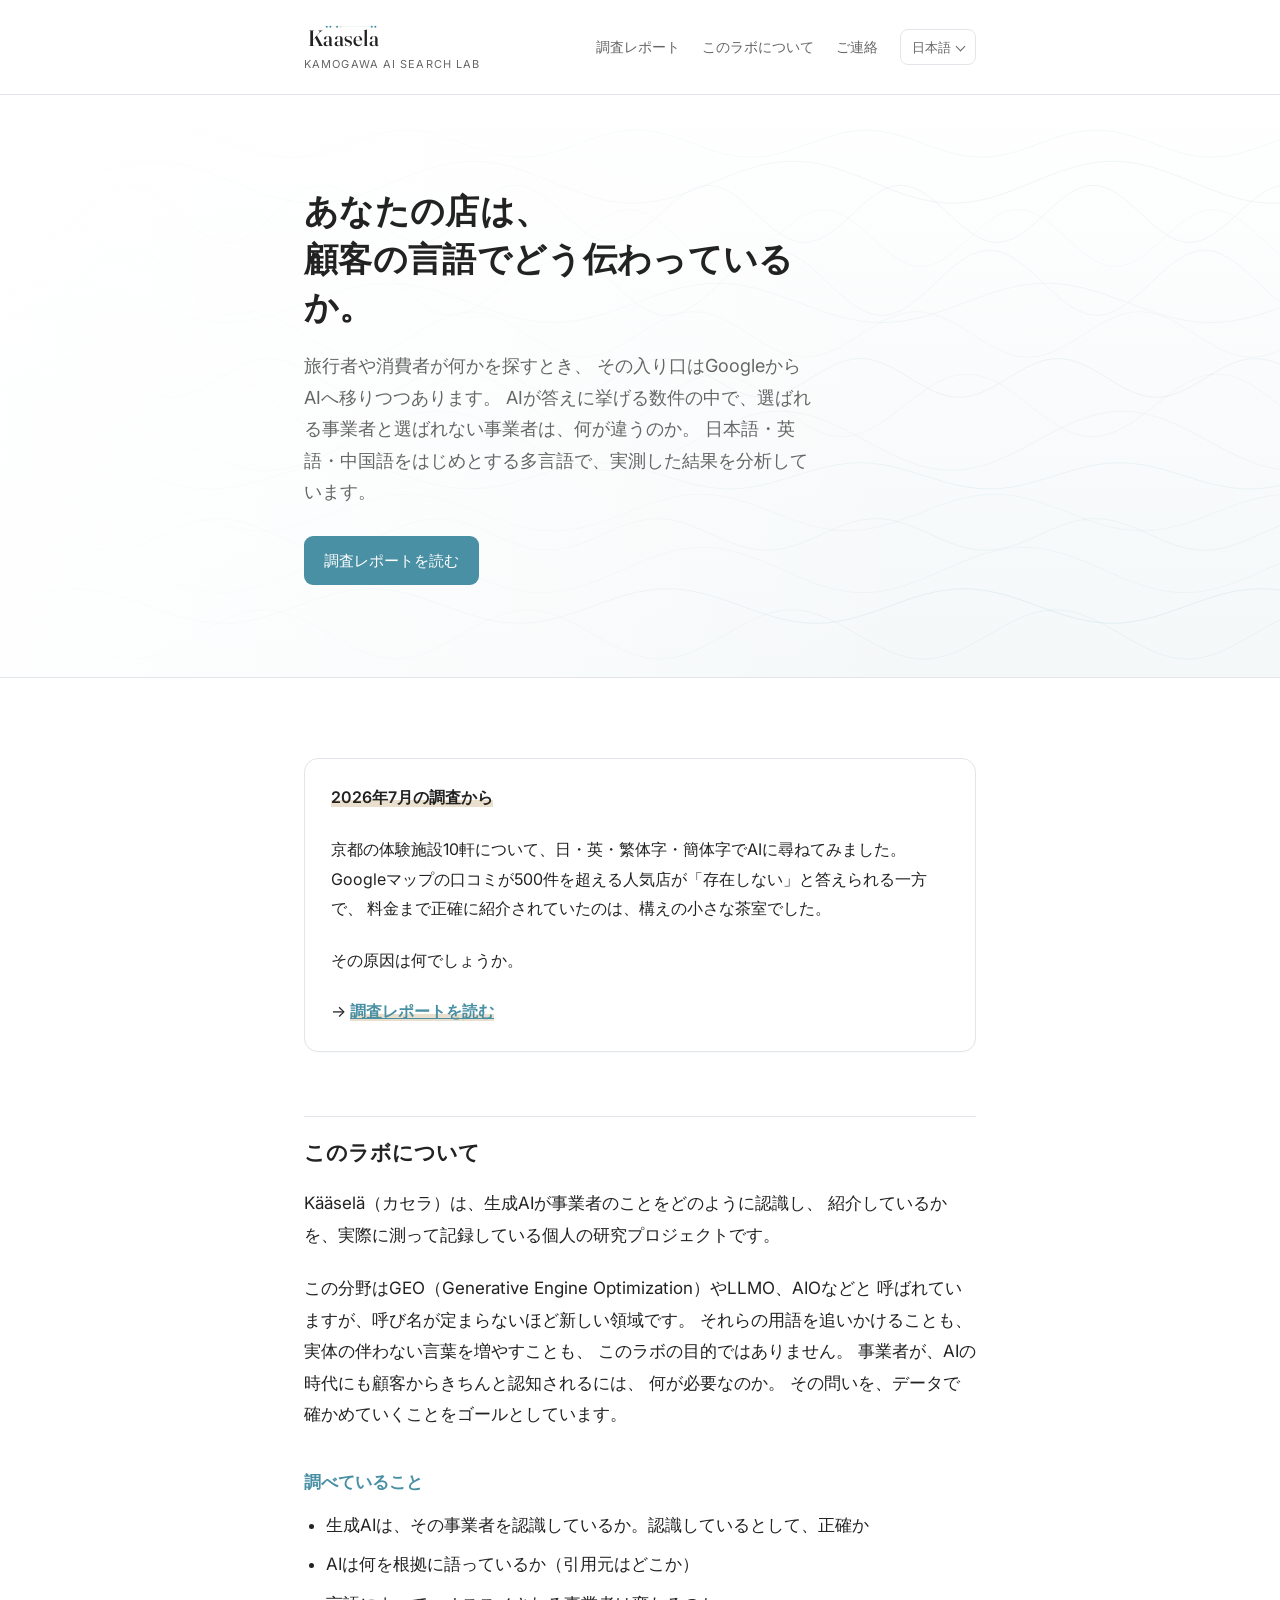
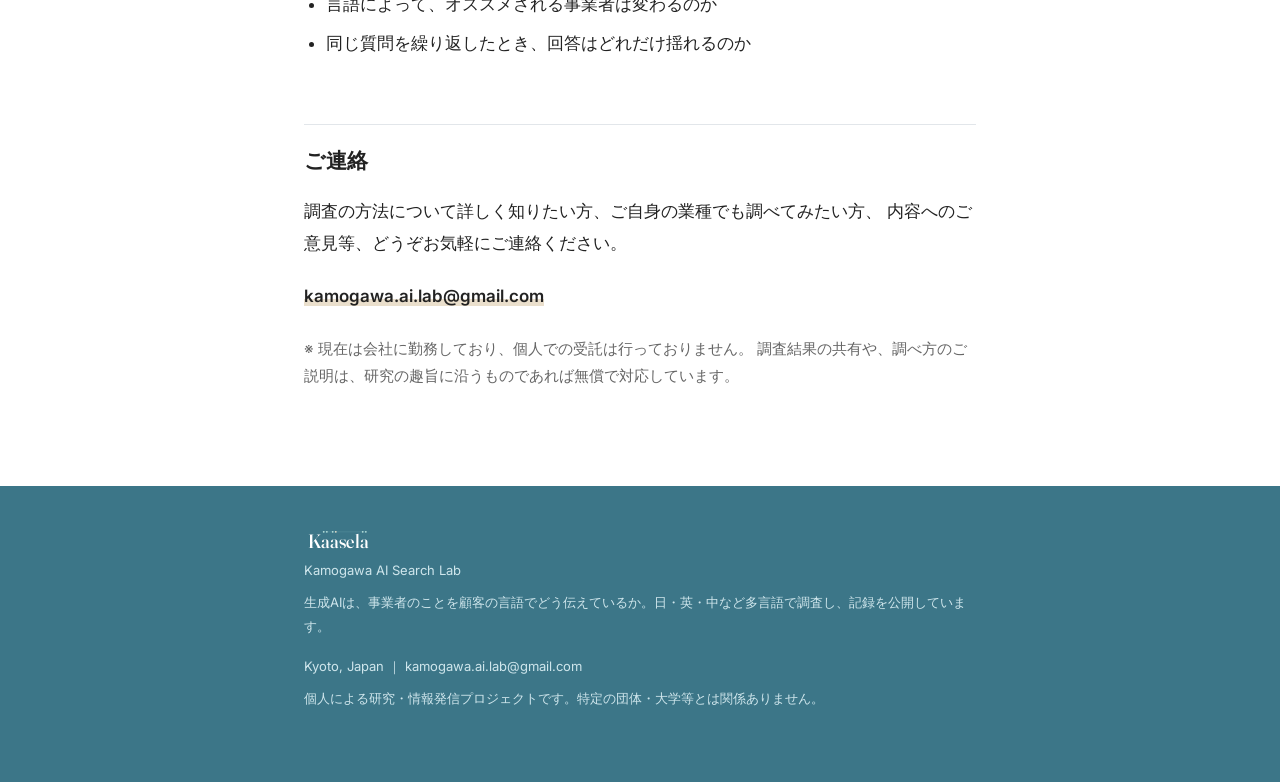
<file: index.html>
<!DOCTYPE html>
<html lang="ja">
<head>
<meta charset="utf-8">
<meta name="viewport" content="width=device-width, initial-scale=1">

<title>Kääselä｜生成AIは、事業者のことを顧客の言語でどう伝えているか</title>
<meta name="description" content="生成AI（ChatGPT・Claude・Gemini等）が、事業者のことを顧客の言語でどのように伝えているか。日本語・英語・中国語をはじめとする多言語で実測し、記録を公開している個人研究プロジェクトです。GEO・LLMO・AIOと呼ばれる領域を、データで検証します。">

<link rel="canonical" href="https://kaasela.com/">
<link rel="alternate" hreflang="ja"      href="https://kaasela.com/">
<link rel="alternate" hreflang="en"      href="https://kaasela.com/en/">
<link rel="alternate" hreflang="zh-Hant" href="https://kaasela.com/zh-tw/">
<link rel="alternate" hreflang="zh-Hans" href="https://kaasela.com/zh-cn/">
<link rel="alternate" hreflang="x-default" href="https://kaasela.com/">

<meta property="og:type" content="website">
<meta property="og:title" content="Kääselä｜生成AIは、事業者のことを顧客の言語でどう伝えているか">
<meta property="og:description" content="生成AIは、事業者のことを顧客の言語でどう伝えているか。日本語・英語・中国語をはじめとする多言語で実測し、記録を公開しています。">
<meta property="og:url" content="https://kaasela.com/">
<meta property="og:site_name" content="Kääselä">
<meta property="og:locale" content="ja_JP">
<meta name="twitter:card" content="summary">

<link rel="stylesheet" href="/assets/style.css">
<link rel="icon" type="image/svg+xml" href="/assets/kaasela-favicon.svg">

<!--
  ============================================================
  構造化データ

  ・JSON-LD は静的HTMLに直接記述（JSで注入しない）
  ・Person / Organization を明示し、sameAs で外部と接続
  ・提供内容・所在地・言語を、曖昧さなく事実として記述
  ============================================================
-->
<script type="application/ld+json">
{
  "@context": "https://schema.org",
  "@graph": [
    {
      "@type": "Organization",
      "@id": "https://kaasela.com/#organization",
      "name": "Kääselä",
      "alternateName": ["Kaasela", "Kamogawa AI Search Lab", "カセラ"],
      "url": "https://kaasela.com/",
      "brand": { "@type": "Brand", "name": "Kääselä", "alternateName": ["Kaasela", "カセラ"] },
      "description": "Kääselä（カセラ、ASCII表記 Kaasela）は Kamogawa AI Search Lab の通称。Ka(mogawa)・A(I)・Se(arch)・La(b) の頭文字に由来する。生成AIが事業者のことを顧客の言語でどのように伝えているかを、日本語・英語・中国語をはじめとする多言語で実測し、記録を公開する個人研究プロジェクト。京都在住のITコンサルタントが個人で運営している。",
      "email": "kamogawa.ai.lab@gmail.com",
      "foundingDate": "2026-07",
      "location": {
        "@type": "Place",
        "name": "京都市"
      },
      "knowsLanguage": ["ja", "en", "zh-Hant", "zh-Hans"],
      "knowsAbout": [
        "生成AI検索における事業者の可視性",
        "AI検索最適化 (GEO / LLMO / AIO)",
        "エンティティ設計",
        "構造化データ",
        "多言語での情報設計"
      ],
      "sameAs": [
        "https://note.com/kaasela",
        "https://github.com/kaasela/kamogawa_ai_research_lab"
      ]
    },
    {
      "@type": "WebSite",
      "@id": "https://kaasela.com/#website",
      "url": "https://kaasela.com/",
      "name": "Kääselä",
      "inLanguage": "ja",
      "publisher": { "@id": "https://kamogawa-lab.jp/#organization" }
    }
  ]
}
</script>

</head>

<body>

<header>
  <div class="wrap">
    <a class="brand" href="/">
      <svg class="brand-wm" viewBox="10 4 336 116" role="img" aria-label="Kääselä"><title>Kääselä</title><g stroke="#7CB7B0" stroke-width="0.9" fill="none" opacity="0.6"><path d="M98 30 L112 30"/><path d="M112 30 L138 30"/><path d="M138 30 L152 30"/><path d="M152 30 L272 30"/><path d="M272 30 L286 30"/></g><text class="wm-t" x="26" y="104" font-size="86" font-weight="500" fill="#222222" letter-spacing="1">Kaasela</text><g><circle cx="98" cy="30" r="4" fill="#4A90A4"/><circle cx="112" cy="30" r="4" fill="#4A90A4"/><circle cx="138" cy="30" r="4" fill="#4A90A4"/><circle cx="152" cy="30" r="4" fill="#EADFCC"/><circle cx="272" cy="30" r="4" fill="#4A90A4"/><circle cx="286" cy="30" r="4" fill="#4A90A4"/></g></svg>
      <span>Kamogawa AI Search Lab</span>
    </a>
    <nav>
      <a href="/reports/">調査レポート</a>
      <a href="#about">このラボについて</a>
      <a href="#contact">ご連絡</a>
      <details class="lang-menu">
        <summary>日本語</summary>
        <div class="lang-list">
          <a href="/"        hreflang="ja"      aria-current="true">日本語</a>
          <a href="/en/"     hreflang="en">English</a>
          <a href="/zh-tw/"  hreflang="zh-Hant">繁體中文</a>
          <a href="/zh-cn/"  hreflang="zh-Hans">简体中文</a>
        </div>
      </details>
    </nav>
  </div>
</header>

<section class="hero">
  <canvas class="hero-flow" aria-hidden="true"></canvas>
  <div class="hero-veil"></div>
  <div class="hero-inner">
    <div class="hero-copy">
      <h1>あなたの店は、<br>顧客の言語でどう伝わっているか。</h1>
      <p class="lede">
        旅行者や消費者が何かを探すとき、
        その入り口はGoogleからAIへ移りつつあります。
        AIが答えに挙げる数件の中で、選ばれる事業者と選ばれない事業者は、何が違うのか。
        日本語・英語・中国語をはじめとする多言語で、実測した結果を分析しています。
      </p>
      <div class="hero-actions">
        <a class="btn" href="/reports/kyoto-experience-2026/">調査レポートを読む</a>
      </div>
    </div>
  </div>
</section>

<main class="wrap">

  <div class="callout">
    <p><strong>2026年7月の調査から</strong></p>
    <p>
      京都の体験施設10軒について、日・英・繁体字・簡体字でAIに尋ねてみました。
      Googleマップの口コミが500件を超える人気店が「存在しない」と答えられる一方で、
      料金まで正確に紹介されていたのは、構えの小さな茶室でした。
    </p>
    <p>
      その原因は何でしょうか。
    </p>
    <p style="margin-top:16px">
      → <a href="/reports/kyoto-experience-2026/"><strong>調査レポートを読む</strong></a>
    </p>
  </div>

  <h2 id="about">このラボについて</h2>

  <p>
    Kääselä（カセラ）は、生成AIが事業者のことをどのように認識し、
    紹介しているかを、実際に測って記録している個人の研究プロジェクトです。
  </p>

  <p>
    この分野はGEO（Generative Engine Optimization）やLLMO、AIOなどと
    呼ばれていますが、呼び名が定まらないほど新しい領域です。
    それらの用語を追いかけることも、実体の伴わない言葉を増やすことも、
    このラボの目的ではありません。
    事業者が、AIの時代にも顧客からきちんと認知されるには、
    何が必要なのか。
    その問いを、データで確かめていくことをゴールとしています。
  </p>

  <h3>調べていること</h3>

  <ul>
    <li>生成AIは、その事業者を認識しているか。認識しているとして、正確か</li>
    <li>AIは何を根拠に語っているか（引用元はどこか）</li>
    <li>言語によって、オススメされる事業者は変わるのか</li>
    <li>同じ質問を繰り返したとき、回答はどれだけ揺れるのか</li>
  </ul>

  <h2 id="contact">ご連絡</h2>

  <p>
    調査の方法について詳しく知りたい方、ご自身の業種でも調べてみたい方、
    内容へのご意見等、どうぞお気軽にご連絡ください。
  </p>

  <p>
    <strong>kamogawa.ai.lab@gmail.com</strong>
  </p>

  <p style="font-size:15px; color:#666">
    ※ 現在は会社に勤務しており、個人での受託は行っておりません。
    調査結果の共有や、調べ方のご説明は、研究の趣旨に沿うものであれば無償で対応しています。
  </p>

</main>

<footer>
  <div class="wrap">
    <p class="foot-brand"><svg class="foot-wm" viewBox="10 4 336 116" role="img" aria-label="Kääselä"><title>Kääselä</title><g stroke="#9BD0CB" stroke-width="0.9" fill="none" opacity="0.8"><path d="M98 30 L112 30"/><path d="M112 30 L138 30"/><path d="M138 30 L152 30"/><path d="M152 30 L272 30"/><path d="M272 30 L286 30"/></g><text class="wm-t" x="26" y="104" font-size="86" font-weight="500" fill="#FFFFFF" letter-spacing="1">Kaasela</text><g><circle cx="98" cy="30" r="4" fill="#B7E0DB"/><circle cx="112" cy="30" r="4" fill="#B7E0DB"/><circle cx="138" cy="30" r="4" fill="#B7E0DB"/><circle cx="152" cy="30" r="4" fill="#EADFCC"/><circle cx="272" cy="30" r="4" fill="#B7E0DB"/><circle cx="286" cy="30" r="4" fill="#B7E0DB"/></g></svg></p>
    <p>Kamogawa AI Search Lab</p>
    <p>生成AIは、事業者のことを顧客の言語でどう伝えているか。日・英・中など多言語で調査し、記録を公開しています。</p>
    <p style="margin-top:16px">Kyoto, Japan ｜ kamogawa.ai.lab@gmail.com</p>
    <p>個人による研究・情報発信プロジェクトです。特定の団体・大学等とは関係ありません。</p>
  </div>
</footer>

<script src="/assets/site.js" defer></script>


</body>
</html>
</file>
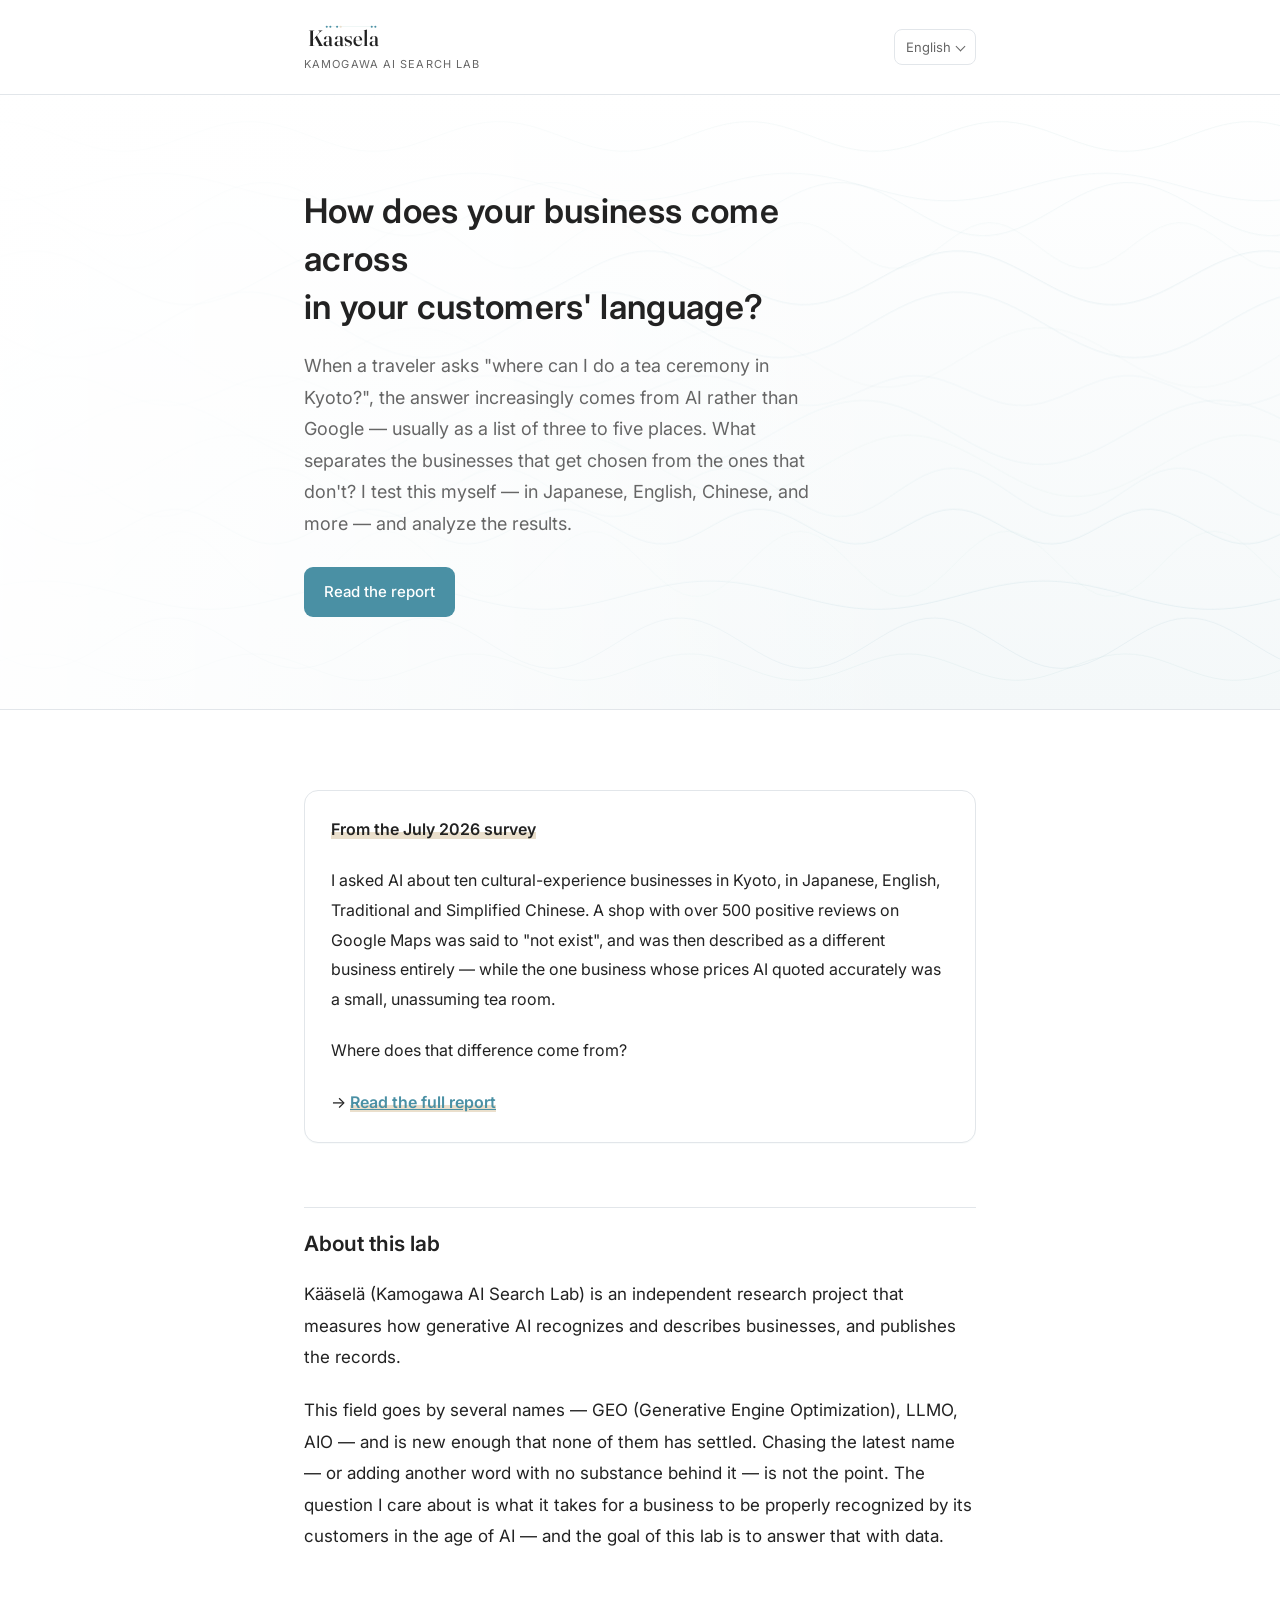
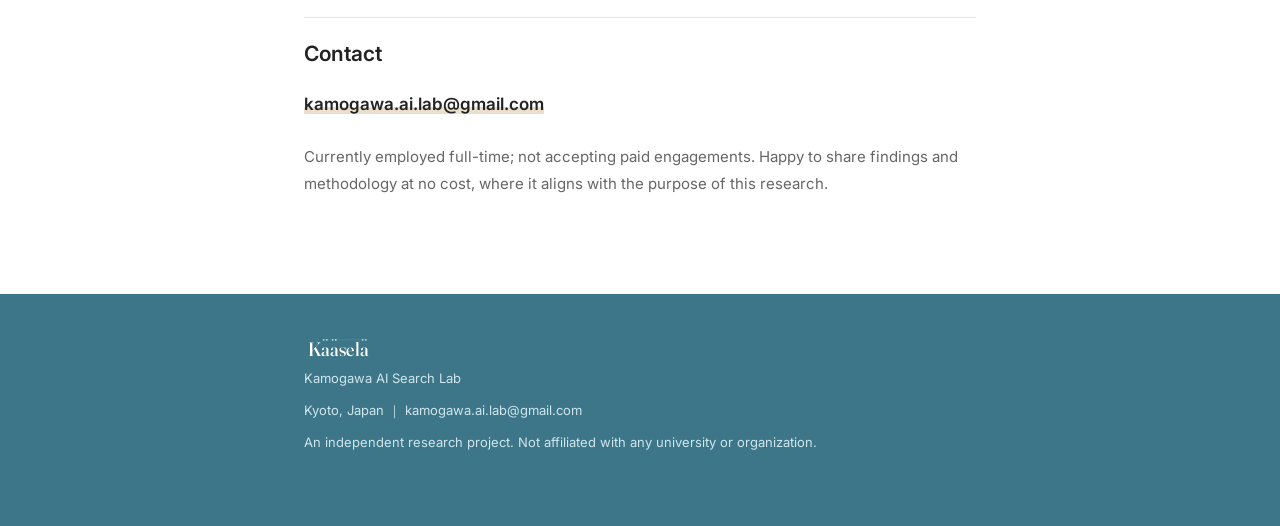
<file: en/index.html>
<!DOCTYPE html>
<html lang="en">
<head>
<meta charset="utf-8">
<meta name="viewport" content="width=device-width, initial-scale=1">
<title>Kääselä — How does generative AI describe businesses in their customers' language?</title>
<meta name="description" content="An independent research project measuring how generative AI recognizes and describes businesses in their customers' language. Tested in Japanese, English, Chinese, and other languages.">
<link rel="canonical" href="https://kaasela.com/en/">
<link rel="alternate" hreflang="ja"      href="https://kaasela.com/">
<link rel="alternate" hreflang="en"      href="https://kaasela.com/en/">
<link rel="alternate" hreflang="zh-Hant" href="https://kaasela.com/zh-tw/">
<link rel="alternate" hreflang="zh-Hans" href="https://kaasela.com/zh-cn/">
<link rel="alternate" hreflang="x-default" href="https://kaasela.com/">
<meta property="og:type" content="website">
<meta property="og:title" content="Kääselä — How does generative AI describe businesses in their customers' language?">
<meta property="og:url" content="https://kaasela.com/en/">
<meta property="og:locale" content="en_US">
<link rel="stylesheet" href="/assets/style.css">
<link rel="icon" type="image/svg+xml" href="/assets/kaasela-favicon.svg">
<script type="application/ld+json">
{
  "@context": "https://schema.org",
  "@graph": [
    {
      "@type": "Organization",
      "@id": "https://kaasela.com/#organization",
      "name": "Kääselä",
      "alternateName": ["Kaasela", "Kamogawa AI Search Lab", "カセラ"],
      "url": "https://kaasela.com/",
      "brand": { "@type": "Brand", "name": "Kääselä", "alternateName": ["Kaasela", "カセラ"] },
      "description": "Kääselä (also written Kaasela) is the common name of Kamogawa AI Search Lab, from the initials Ka(mogawa), A(I), Se(arch), La(b). An independent research project measuring how generative AI recognizes and describes businesses in their customers' language, tested in Japanese, English, Chinese and other languages.",
      "email": "kamogawa.ai.lab@gmail.com",
      "foundingDate": "2026-07",
      "location": { "@type": "Place", "name": "Kyoto" },
      "knowsLanguage": ["ja", "en", "zh-Hant", "zh-Hans"],
      "sameAs": [
        "https://note.com/kaasela",
        "https://github.com/kaasela/kamogawa_ai_research_lab"
      ]
    }
  ]
}
</script>
</head>
<body>
<header>
  <div class="wrap">
    <a class="brand" href="/en/">
      <svg class="brand-wm" viewBox="10 4 336 116" role="img" aria-label="Kääselä"><title>Kääselä</title><g stroke="#7CB7B0" stroke-width="0.9" fill="none" opacity="0.6"><path d="M98 30 L112 30"/><path d="M112 30 L138 30"/><path d="M138 30 L152 30"/><path d="M152 30 L272 30"/><path d="M272 30 L286 30"/></g><text class="wm-t" x="26" y="104" font-size="86" font-weight="500" fill="#222222" letter-spacing="1">Kaasela</text><g><circle cx="98" cy="30" r="4" fill="#4A90A4"/><circle cx="112" cy="30" r="4" fill="#4A90A4"/><circle cx="138" cy="30" r="4" fill="#4A90A4"/><circle cx="152" cy="30" r="4" fill="#EADFCC"/><circle cx="272" cy="30" r="4" fill="#4A90A4"/><circle cx="286" cy="30" r="4" fill="#4A90A4"/></g></svg>
      <span>Kamogawa AI Search Lab</span>
    </a>
    <nav>
      <details class="lang-menu">
        <summary>English</summary>
        <div class="lang-list">
          <a href="/"        hreflang="ja">日本語</a>
          <a href="/en/"     hreflang="en" aria-current="true">English</a>
          <a href="/zh-tw/"  hreflang="zh-Hant">繁體中文</a>
          <a href="/zh-cn/"  hreflang="zh-Hans">简体中文</a>
        </div>
      </details>
    </nav>
  </div>
</header>
<section class="hero">
  <canvas class="hero-flow" aria-hidden="true"></canvas>
  <div class="hero-veil"></div>
  <div class="hero-inner">
    <div class="hero-copy">
      <h1>How does your business come across<br>in your customers' language?</h1>
      <p class="lede">
        When a traveler asks "where can I do a tea ceremony in Kyoto?",
        the answer increasingly comes from AI rather than Google —
        usually as a list of three to five places.
        What separates the businesses that get chosen from the ones that don't?
        I test this myself — in Japanese, English, Chinese, and more — and analyze the results.
      </p>
      <div class="hero-actions">
        <a class="btn" href="/en/reports/kyoto-experience-2026/">Read the report</a>
      </div>
    </div>
  </div>
</section>

<main class="wrap">

  <div class="callout">
    <p><strong>From the July 2026 survey</strong></p>
    <p>
      I asked AI about ten cultural-experience businesses in Kyoto,
      in Japanese, English, Traditional and Simplified Chinese.
      A shop with over 500 positive reviews on Google Maps was said to
      "not exist", and was then described as a different business entirely —
      while the one business whose prices AI quoted accurately
      was a small, unassuming tea room.
    </p>
    <p>
      Where does that difference come from?
    </p>
    <p style="margin-top:16px">
      → <a href="/en/reports/kyoto-experience-2026/"><strong>Read the full report</strong></a>
    </p>
  </div>

  <h2>About this lab</h2>

  <p>
    Kääselä (Kamogawa AI Search Lab) is an independent research project that
    measures how generative AI recognizes and describes businesses,
    and publishes the records.
  </p>

  <p>
    This field goes by several names — GEO (Generative Engine Optimization),
    LLMO, AIO — and is new enough that none of them has settled.
    Chasing the latest name — or adding another word with no substance
    behind it — is not the point.
    The question I care about is what it takes for a business
    to be properly recognized by its customers in the age of AI —
    and the goal of this lab is to answer that with data.
  </p>

  <h2>Contact</h2>
  <p><strong>kamogawa.ai.lab@gmail.com</strong></p>
  <p style="font-size:15px;color:#666">
    Currently employed full-time; not accepting paid engagements.
    Happy to share findings and methodology at no cost,
    where it aligns with the purpose of this research.
  </p>
</main>
<footer>
  <div class="wrap">
    <p class="foot-brand"><svg class="foot-wm" viewBox="10 4 336 116" role="img" aria-label="Kääselä"><title>Kääselä</title><g stroke="#9BD0CB" stroke-width="0.9" fill="none" opacity="0.8"><path d="M98 30 L112 30"/><path d="M112 30 L138 30"/><path d="M138 30 L152 30"/><path d="M152 30 L272 30"/><path d="M272 30 L286 30"/></g><text class="wm-t" x="26" y="104" font-size="86" font-weight="500" fill="#FFFFFF" letter-spacing="1">Kaasela</text><g><circle cx="98" cy="30" r="4" fill="#B7E0DB"/><circle cx="112" cy="30" r="4" fill="#B7E0DB"/><circle cx="138" cy="30" r="4" fill="#B7E0DB"/><circle cx="152" cy="30" r="4" fill="#EADFCC"/><circle cx="272" cy="30" r="4" fill="#B7E0DB"/><circle cx="286" cy="30" r="4" fill="#B7E0DB"/></g></svg></p>
    <p>Kamogawa AI Search Lab</p>
    <p>Kyoto, Japan ｜ kamogawa.ai.lab@gmail.com</p>
    <p>An independent research project. Not affiliated with any university or organization.</p>
  </div>
</footer>

<script src="/assets/site.js" defer></script>

</body>
</html>
</file>
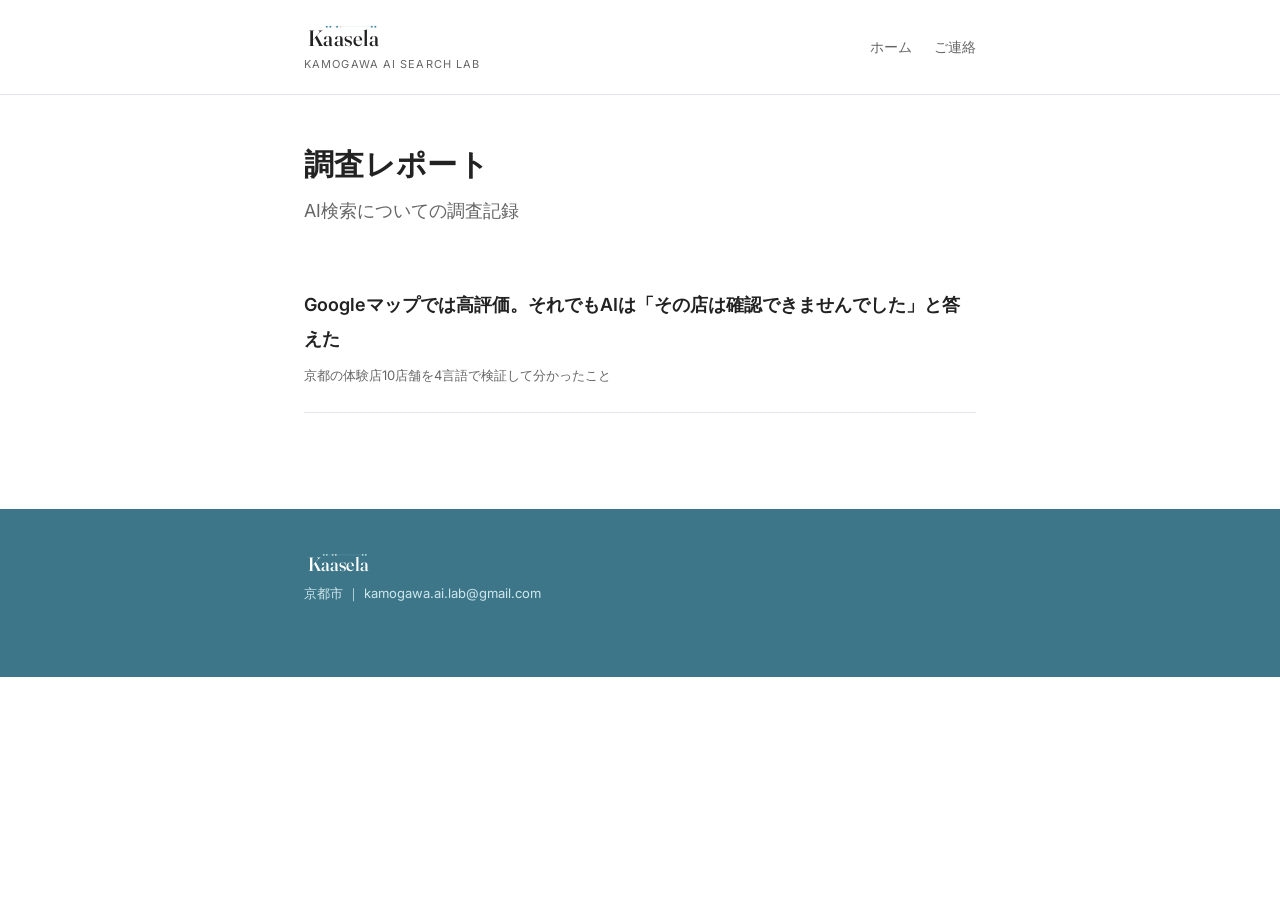
<file: reports/index.html>
<!DOCTYPE html>
<html lang="ja">
<head>
<meta charset="utf-8">
<meta name="viewport" content="width=device-width, initial-scale=1">
<title>調査レポート｜Kääselä</title>
<meta name="description" content="生成AIが事業者のことを顧客の言語でどう伝えているか。調査記録の一覧。">
<link rel="canonical" href="https://kamogawa-lab.jp/reports/">
<link rel="stylesheet" href="/assets/style.css">
<link rel="icon" type="image/svg+xml" href="/assets/kaasela-favicon.svg">
</head>
<body>
<header>
  <div class="wrap">
    <a class="brand" href="/">
      <svg class="brand-wm" viewBox="10 4 336 116" role="img" aria-label="Kääselä"><title>Kääselä</title><g stroke="#7CB7B0" stroke-width="0.9" fill="none" opacity="0.6"><path d="M98 30 L112 30"/><path d="M112 30 L138 30"/><path d="M138 30 L152 30"/><path d="M152 30 L272 30"/><path d="M272 30 L286 30"/></g><text class="wm-t" x="26" y="104" font-size="86" font-weight="500" fill="#222222" letter-spacing="1">Kaasela</text><g><circle cx="98" cy="30" r="4" fill="#4A90A4"/><circle cx="112" cy="30" r="4" fill="#4A90A4"/><circle cx="138" cy="30" r="4" fill="#4A90A4"/><circle cx="152" cy="30" r="4" fill="#EADFCC"/><circle cx="272" cy="30" r="4" fill="#4A90A4"/><circle cx="286" cy="30" r="4" fill="#4A90A4"/></g></svg><span>Kamogawa AI Search Lab</span></a>
    <nav><a href="/">ホーム</a><a href="/#contact">ご連絡</a></nav>
  </div>
</header>
<main class="wrap">
  <h1>調査レポート</h1>
  <p class="lede">AI検索についての調査記録</p>
  <ul class="post-list">
    <li>
      <a href="/reports/kyoto-experience-2026/">Googleマップでは高評価。それでもAIは「その店は確認できませんでした」と答えた</a>
      <span class="date">京都の体験店10店舗を4言語で検証して分かったこと</span>
    </li>
  </ul>
</main>
<footer>
  <div class="wrap">
    <p class="foot-brand"><svg class="foot-wm" viewBox="10 4 336 116" role="img" aria-label="Kääselä"><title>Kääselä</title><g stroke="#9BD0CB" stroke-width="0.9" fill="none" opacity="0.8"><path d="M98 30 L112 30"/><path d="M112 30 L138 30"/><path d="M138 30 L152 30"/><path d="M152 30 L272 30"/><path d="M272 30 L286 30"/></g><text class="wm-t" x="26" y="104" font-size="86" font-weight="500" fill="#FFFFFF" letter-spacing="1">Kaasela</text><g><circle cx="98" cy="30" r="4" fill="#B7E0DB"/><circle cx="112" cy="30" r="4" fill="#B7E0DB"/><circle cx="138" cy="30" r="4" fill="#B7E0DB"/><circle cx="152" cy="30" r="4" fill="#EADFCC"/><circle cx="272" cy="30" r="4" fill="#B7E0DB"/><circle cx="286" cy="30" r="4" fill="#B7E0DB"/></g></svg></p>
    <p>京都市 ｜ kamogawa.ai.lab@gmail.com</p>
  </div>
</footer>
</body>
</html>
</file>
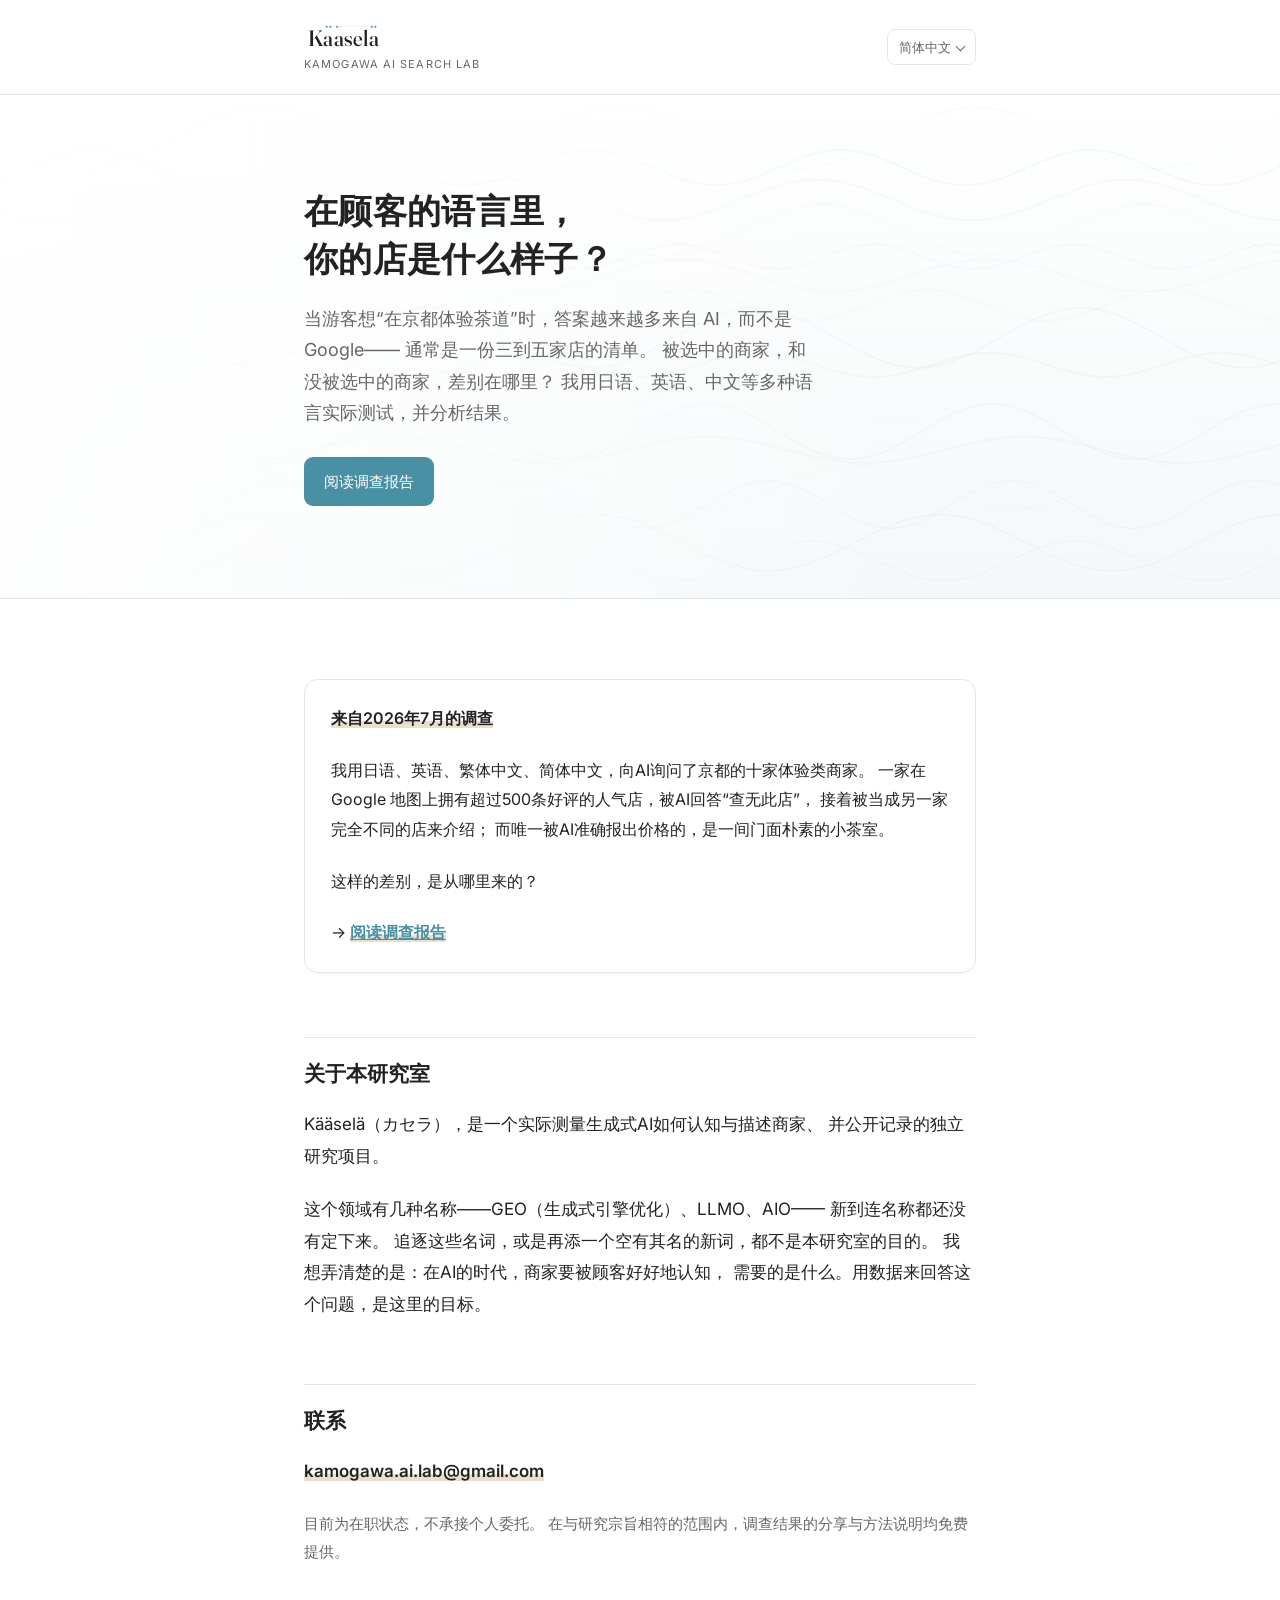
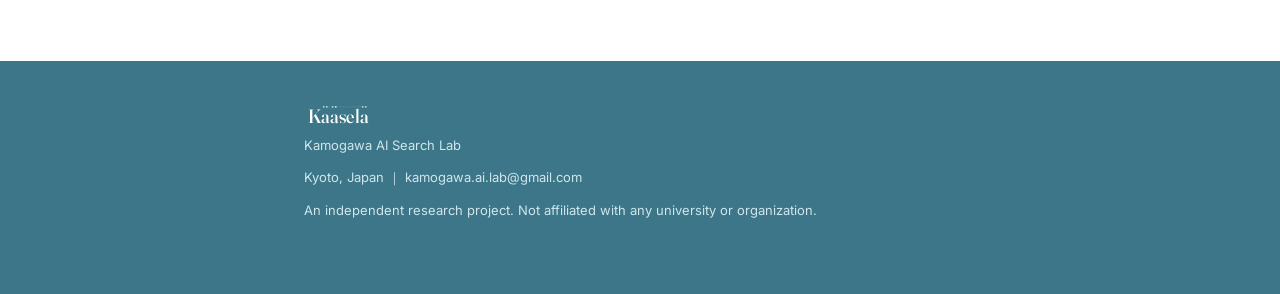
<file: zh-cn/index.html>
<!DOCTYPE html>
<html lang="zh-Hans">
<head>
<meta charset="utf-8">
<meta name="viewport" content="width=device-width, initial-scale=1">
<title>Kääselä｜生成式AI如何以顾客的语言描述商家？</title>
<meta name="description" content="测量生成式AI如何以顾客的语言认知、描述商家的独立研究项目。以日、英、中文等多语言进行实测并公开记录。">
<link rel="canonical" href="https://kaasela.com/zh-cn/">
<link rel="alternate" hreflang="ja"      href="https://kaasela.com/">
<link rel="alternate" hreflang="en"      href="https://kaasela.com/en/">
<link rel="alternate" hreflang="zh-Hant" href="https://kaasela.com/zh-tw/">
<link rel="alternate" hreflang="zh-Hans" href="https://kaasela.com/zh-cn/">
<link rel="alternate" hreflang="x-default" href="https://kaasela.com/">
<meta property="og:type" content="website">
<meta property="og:title" content="Kääselä｜生成式AI如何以顾客的语言描述商家？">
<meta property="og:url" content="https://kaasela.com/zh-cn/">
<meta property="og:locale" content="zh_CN">
<link rel="stylesheet" href="/assets/style.css">
<link rel="icon" type="image/svg+xml" href="/assets/kaasela-favicon.svg">
<script type="application/ld+json">
{
  "@context": "https://schema.org",
  "@graph": [
    {
      "@type": "Organization",
      "@id": "https://kaasela.com/#organization",
      "name": "Kääselä",
      "alternateName": ["Kaasela", "Kamogawa AI Search Lab", "カセラ"],
      "url": "https://kaasela.com/",
      "brand": { "@type": "Brand", "name": "Kääselä", "alternateName": ["Kaasela", "カセラ"] },
      "description": "Kääselä（ASCII 写作 Kaasela，日文假名 カセラ）是 Kamogawa AI Search Lab 的通称，取自 Ka(mogawa)、A(I)、Se(arch)、La(b) 的首字母。这是一个测量生成式AI如何以顾客的语言认知、描述商家的独立研究项目，以日、英、中文等多语言进行实测并公开记录。",
      "email": "kamogawa.ai.lab@gmail.com",
      "foundingDate": "2026-07",
      "location": { "@type": "Place", "name": "Kyoto" },
      "knowsLanguage": ["ja", "en", "zh-Hant", "zh-Hans"],
      "sameAs": [
        "https://note.com/kaasela",
        "https://github.com/kaasela/kamogawa_ai_research_lab"
      ]
    }
  ]
}
</script>
</head>
<body>
<header>
  <div class="wrap">
    <a class="brand" href="/zh-cn/">
      <svg class="brand-wm" viewBox="10 4 336 116" role="img" aria-label="Kääselä"><title>Kääselä</title><g stroke="#7CB7B0" stroke-width="0.9" fill="none" opacity="0.6"><path d="M98 30 L112 30"/><path d="M112 30 L138 30"/><path d="M138 30 L152 30"/><path d="M152 30 L272 30"/><path d="M272 30 L286 30"/></g><text class="wm-t" x="26" y="104" font-size="86" font-weight="500" fill="#222222" letter-spacing="1">Kaasela</text><g><circle cx="98" cy="30" r="4" fill="#4A90A4"/><circle cx="112" cy="30" r="4" fill="#4A90A4"/><circle cx="138" cy="30" r="4" fill="#4A90A4"/><circle cx="152" cy="30" r="4" fill="#EADFCC"/><circle cx="272" cy="30" r="4" fill="#4A90A4"/><circle cx="286" cy="30" r="4" fill="#4A90A4"/></g></svg>
      <span>Kamogawa AI Search Lab</span>
    </a>
    <nav>
      <details class="lang-menu">
        <summary>简体中文</summary>
        <div class="lang-list">
          <a href="/"        hreflang="ja">日本語</a>
          <a href="/en/"     hreflang="en">English</a>
          <a href="/zh-tw/"  hreflang="zh-Hant">繁體中文</a>
          <a href="/zh-cn/"  hreflang="zh-Hans" aria-current="true">简体中文</a>
        </div>
      </details>
    </nav>
  </div>
</header>
<section class="hero">
  <canvas class="hero-flow" aria-hidden="true"></canvas>
  <div class="hero-veil"></div>
  <div class="hero-inner">
    <div class="hero-copy">
      <h1>在顾客的语言里，<br>你的店是什么样子？</h1>
      <p class="lede">
        当游客想“在京都体验茶道”时，答案越来越多来自 AI，而不是 Google——
        通常是一份三到五家店的清单。
        被选中的商家，和没被选中的商家，差别在哪里？
        我用日语、英语、中文等多种语言实际测试，并分析结果。
      </p>
      <div class="hero-actions">
        <a class="btn" href="/zh-cn/reports/kyoto-experience-2026/">阅读调查报告</a>
      </div>
    </div>
  </div>
</section>

<main class="wrap">

  <div class="callout">
    <p><strong>来自2026年7月的调查</strong></p>
    <p>
      我用日语、英语、繁体中文、简体中文，向AI询问了京都的十家体验类商家。
      一家在 Google 地图上拥有超过500条好评的人气店，被AI回答“查无此店”，
      接着被当成另一家完全不同的店来介绍；
      而唯一被AI准确报出价格的，是一间门面朴素的小茶室。
    </p>
    <p>
      这样的差别，是从哪里来的？
    </p>
    <p style="margin-top:16px">
      → <a href="/zh-cn/reports/kyoto-experience-2026/"><strong>阅读调查报告</strong></a>
    </p>
  </div>

  <h2>关于本研究室</h2>

  <p>
    Kääselä（カセラ），是一个实际测量生成式AI如何认知与描述商家、
    并公开记录的独立研究项目。
  </p>

  <p>
    这个领域有几种名称——GEO（生成式引擎优化）、LLMO、AIO——
    新到连名称都还没有定下来。
    追逐这些名词，或是再添一个空有其名的新词，都不是本研究室的目的。
    我想弄清楚的是：在AI的时代，商家要被顾客好好地认知，
    需要的是什么。用数据来回答这个问题，是这里的目标。
  </p>

  <h2>联系</h2>
  <p><strong>kamogawa.ai.lab@gmail.com</strong></p>
  <p style="font-size:15px;color:#666">
    目前为在职状态，不承接个人委托。
    在与研究宗旨相符的范围内，调查结果的分享与方法说明均免费提供。
  </p>
</main>
<footer>
  <div class="wrap">
    <p class="foot-brand"><svg class="foot-wm" viewBox="10 4 336 116" role="img" aria-label="Kääselä"><title>Kääselä</title><g stroke="#9BD0CB" stroke-width="0.9" fill="none" opacity="0.8"><path d="M98 30 L112 30"/><path d="M112 30 L138 30"/><path d="M138 30 L152 30"/><path d="M152 30 L272 30"/><path d="M272 30 L286 30"/></g><text class="wm-t" x="26" y="104" font-size="86" font-weight="500" fill="#FFFFFF" letter-spacing="1">Kaasela</text><g><circle cx="98" cy="30" r="4" fill="#B7E0DB"/><circle cx="112" cy="30" r="4" fill="#B7E0DB"/><circle cx="138" cy="30" r="4" fill="#B7E0DB"/><circle cx="152" cy="30" r="4" fill="#EADFCC"/><circle cx="272" cy="30" r="4" fill="#B7E0DB"/><circle cx="286" cy="30" r="4" fill="#B7E0DB"/></g></svg></p>
    <p>Kamogawa AI Search Lab</p>
    <p>Kyoto, Japan ｜ kamogawa.ai.lab@gmail.com</p>
    <p>An independent research project. Not affiliated with any university or organization.</p>
  </div>
</footer>

<script src="/assets/site.js" defer></script>

</body>
</html>
</file>
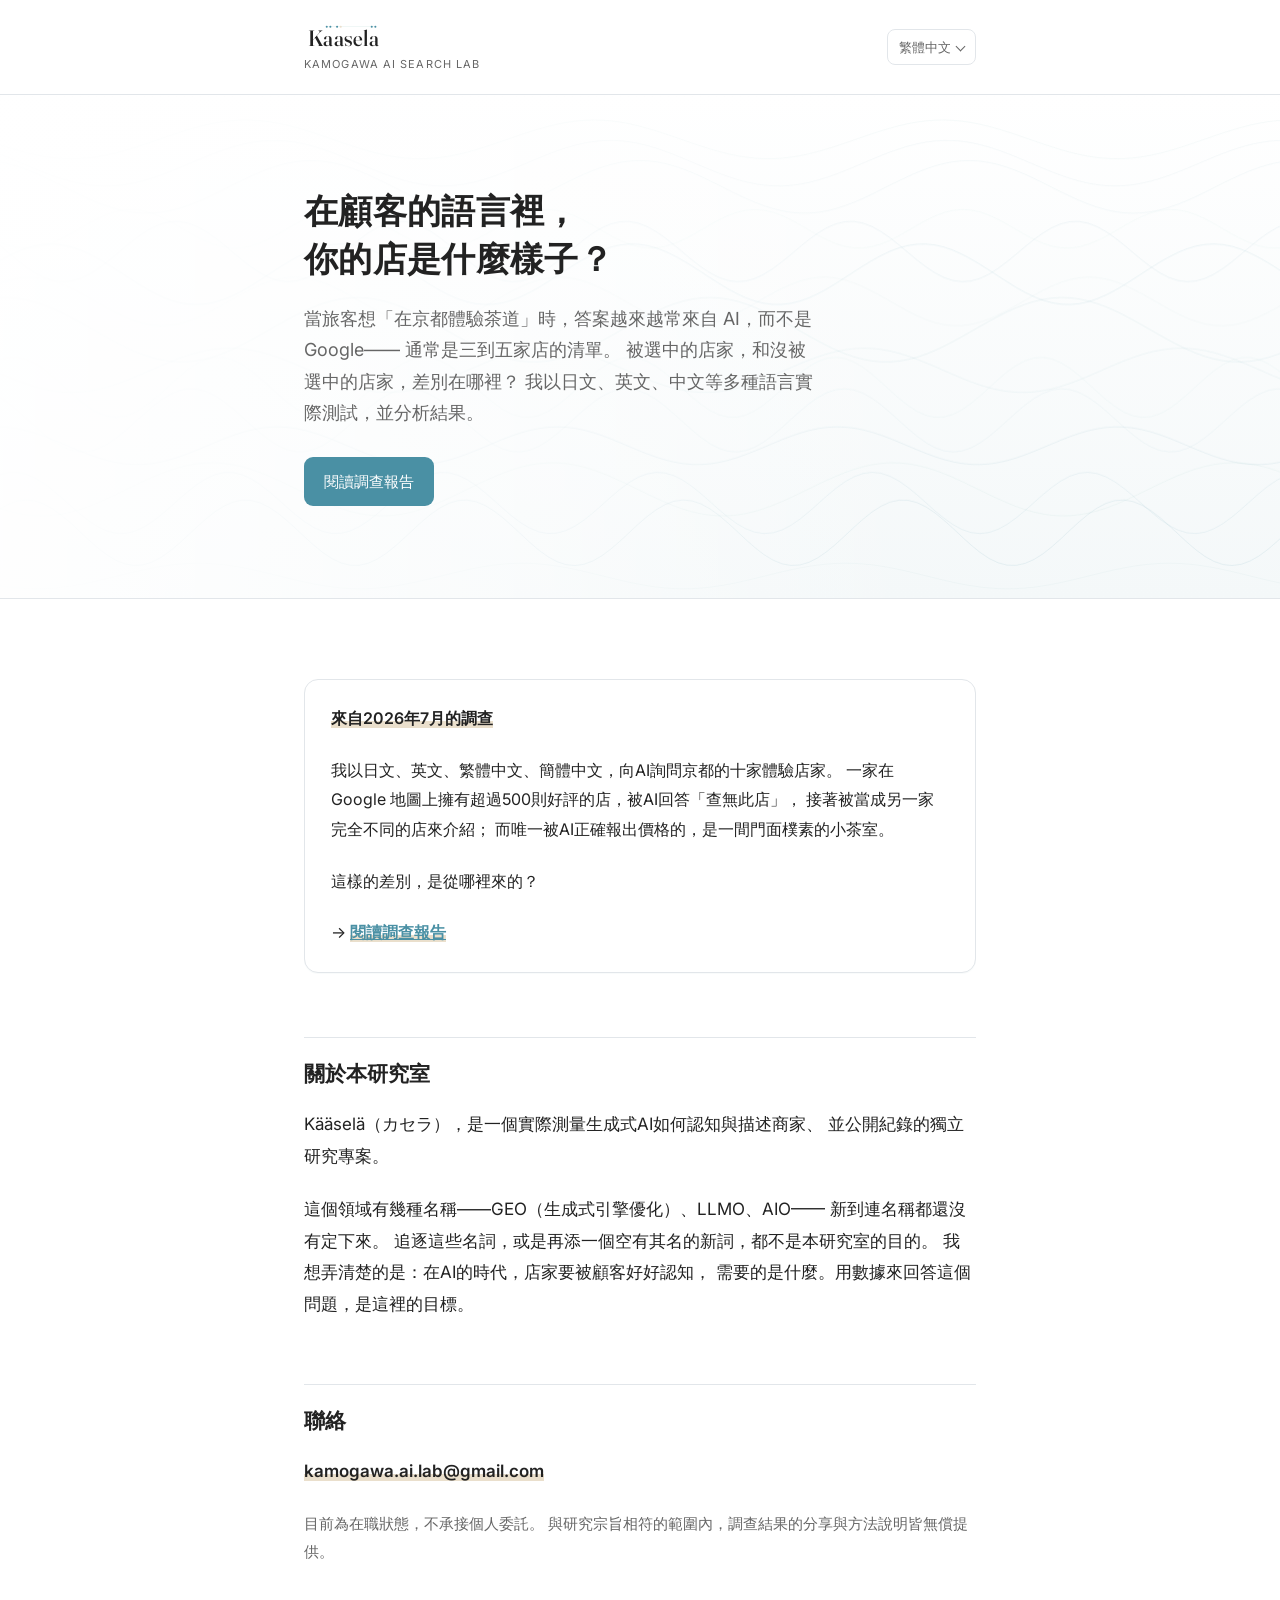
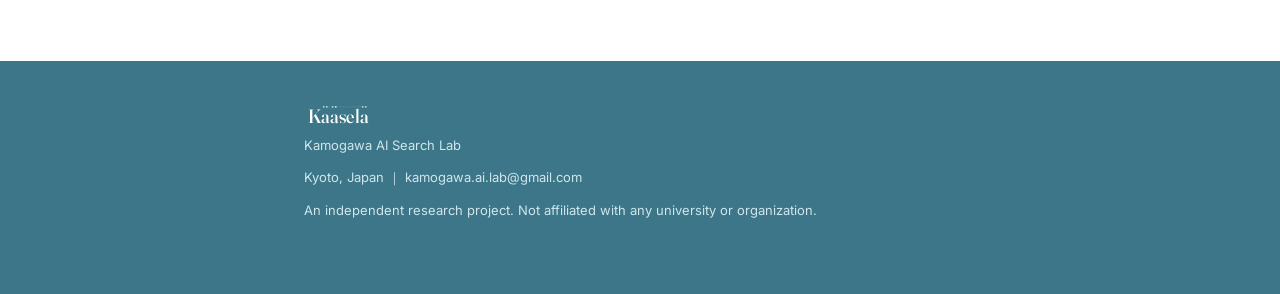
<file: zh-tw/index.html>
<!DOCTYPE html>
<html lang="zh-Hant">
<head>
<meta charset="utf-8">
<meta name="viewport" content="width=device-width, initial-scale=1">
<title>Kääselä｜生成式AI如何以顧客的語言描述商家？</title>
<meta name="description" content="測量生成式AI如何以顧客的語言認知、描述商家的獨立研究專案。以日、英、中文等多語言進行實測並公開紀錄。">
<link rel="canonical" href="https://kaasela.com/zh-tw/">
<link rel="alternate" hreflang="ja"      href="https://kaasela.com/">
<link rel="alternate" hreflang="en"      href="https://kaasela.com/en/">
<link rel="alternate" hreflang="zh-Hant" href="https://kaasela.com/zh-tw/">
<link rel="alternate" hreflang="zh-Hans" href="https://kaasela.com/zh-cn/">
<link rel="alternate" hreflang="x-default" href="https://kaasela.com/">
<meta property="og:type" content="website">
<meta property="og:title" content="Kääselä｜生成式AI如何以顧客的語言描述商家？">
<meta property="og:url" content="https://kaasela.com/zh-tw/">
<meta property="og:locale" content="zh_TW">
<link rel="stylesheet" href="/assets/style.css">
<link rel="icon" type="image/svg+xml" href="/assets/kaasela-favicon.svg">
<script type="application/ld+json">
{
  "@context": "https://schema.org",
  "@graph": [
    {
      "@type": "Organization",
      "@id": "https://kaasela.com/#organization",
      "name": "Kääselä",
      "alternateName": ["Kaasela", "Kamogawa AI Search Lab", "カセラ"],
      "url": "https://kaasela.com/",
      "brand": { "@type": "Brand", "name": "Kääselä", "alternateName": ["Kaasela", "カセラ"] },
      "description": "Kääselä（ASCII 寫作 Kaasela，日文假名 カセラ）是 Kamogawa AI Search Lab 的通稱，取自 Ka(mogawa)、A(I)、Se(arch)、La(b) 的首字母。這是一個測量生成式AI如何以顧客的語言認知、描述商家的獨立研究專案，以日、英、中文等多語言進行實測並公開紀錄。",
      "email": "kamogawa.ai.lab@gmail.com",
      "foundingDate": "2026-07",
      "location": { "@type": "Place", "name": "Kyoto" },
      "knowsLanguage": ["ja", "en", "zh-Hant", "zh-Hans"],
      "sameAs": [
        "https://note.com/kaasela",
        "https://github.com/kaasela/kamogawa_ai_research_lab"
      ]
    }
  ]
}
</script>
</head>
<body>
<header>
  <div class="wrap">
    <a class="brand" href="/zh-tw/">
      <svg class="brand-wm" viewBox="10 4 336 116" role="img" aria-label="Kääselä"><title>Kääselä</title><g stroke="#7CB7B0" stroke-width="0.9" fill="none" opacity="0.6"><path d="M98 30 L112 30"/><path d="M112 30 L138 30"/><path d="M138 30 L152 30"/><path d="M152 30 L272 30"/><path d="M272 30 L286 30"/></g><text class="wm-t" x="26" y="104" font-size="86" font-weight="500" fill="#222222" letter-spacing="1">Kaasela</text><g><circle cx="98" cy="30" r="4" fill="#4A90A4"/><circle cx="112" cy="30" r="4" fill="#4A90A4"/><circle cx="138" cy="30" r="4" fill="#4A90A4"/><circle cx="152" cy="30" r="4" fill="#EADFCC"/><circle cx="272" cy="30" r="4" fill="#4A90A4"/><circle cx="286" cy="30" r="4" fill="#4A90A4"/></g></svg>
      <span>Kamogawa AI Search Lab</span>
    </a>
    <nav>
      <details class="lang-menu">
        <summary>繁體中文</summary>
        <div class="lang-list">
          <a href="/"        hreflang="ja">日本語</a>
          <a href="/en/"     hreflang="en">English</a>
          <a href="/zh-tw/"  hreflang="zh-Hant" aria-current="true">繁體中文</a>
          <a href="/zh-cn/"  hreflang="zh-Hans">简体中文</a>
        </div>
      </details>
    </nav>
  </div>
</header>
<section class="hero">
  <canvas class="hero-flow" aria-hidden="true"></canvas>
  <div class="hero-veil"></div>
  <div class="hero-inner">
    <div class="hero-copy">
      <h1>在顧客的語言裡，<br>你的店是什麼樣子？</h1>
      <p class="lede">
        當旅客想「在京都體驗茶道」時，答案越來越常來自 AI，而不是 Google——
        通常是三到五家店的清單。
        被選中的店家，和沒被選中的店家，差別在哪裡？
        我以日文、英文、中文等多種語言實際測試，並分析結果。
      </p>
      <div class="hero-actions">
        <a class="btn" href="/zh-tw/reports/kyoto-experience-2026/">閱讀調查報告</a>
      </div>
    </div>
  </div>
</section>

<main class="wrap">

  <div class="callout">
    <p><strong>來自2026年7月的調查</strong></p>
    <p>
      我以日文、英文、繁體中文、簡體中文，向AI詢問京都的十家體驗店家。
      一家在 Google 地圖上擁有超過500則好評的店，被AI回答「查無此店」，
      接著被當成另一家完全不同的店來介紹；
      而唯一被AI正確報出價格的，是一間門面樸素的小茶室。
    </p>
    <p>
      這樣的差別，是從哪裡來的？
    </p>
    <p style="margin-top:16px">
      → <a href="/zh-tw/reports/kyoto-experience-2026/"><strong>閱讀調查報告</strong></a>
    </p>
  </div>

  <h2>關於本研究室</h2>

  <p>
    Kääselä（カセラ），是一個實際測量生成式AI如何認知與描述商家、
    並公開紀錄的獨立研究專案。
  </p>

  <p>
    這個領域有幾種名稱——GEO（生成式引擎優化）、LLMO、AIO——
    新到連名稱都還沒有定下來。
    追逐這些名詞，或是再添一個空有其名的新詞，都不是本研究室的目的。
    我想弄清楚的是：在AI的時代，店家要被顧客好好認知，
    需要的是什麼。用數據來回答這個問題，是這裡的目標。
  </p>

  <h2>聯絡</h2>
  <p><strong>kamogawa.ai.lab@gmail.com</strong></p>
  <p style="font-size:15px;color:#666">
    目前為在職狀態，不承接個人委託。
    與研究宗旨相符的範圍內，調查結果的分享與方法說明皆無償提供。
  </p>
</main>
<footer>
  <div class="wrap">
    <p class="foot-brand"><svg class="foot-wm" viewBox="10 4 336 116" role="img" aria-label="Kääselä"><title>Kääselä</title><g stroke="#9BD0CB" stroke-width="0.9" fill="none" opacity="0.8"><path d="M98 30 L112 30"/><path d="M112 30 L138 30"/><path d="M138 30 L152 30"/><path d="M152 30 L272 30"/><path d="M272 30 L286 30"/></g><text class="wm-t" x="26" y="104" font-size="86" font-weight="500" fill="#FFFFFF" letter-spacing="1">Kaasela</text><g><circle cx="98" cy="30" r="4" fill="#B7E0DB"/><circle cx="112" cy="30" r="4" fill="#B7E0DB"/><circle cx="138" cy="30" r="4" fill="#B7E0DB"/><circle cx="152" cy="30" r="4" fill="#EADFCC"/><circle cx="272" cy="30" r="4" fill="#B7E0DB"/><circle cx="286" cy="30" r="4" fill="#B7E0DB"/></g></svg></p>
    <p>Kamogawa AI Search Lab</p>
    <p>Kyoto, Japan ｜ kamogawa.ai.lab@gmail.com</p>
    <p>An independent research project. Not affiliated with any university or organization.</p>
  </div>
</footer>

<script src="/assets/site.js" defer></script>

</body>
</html>
</file>
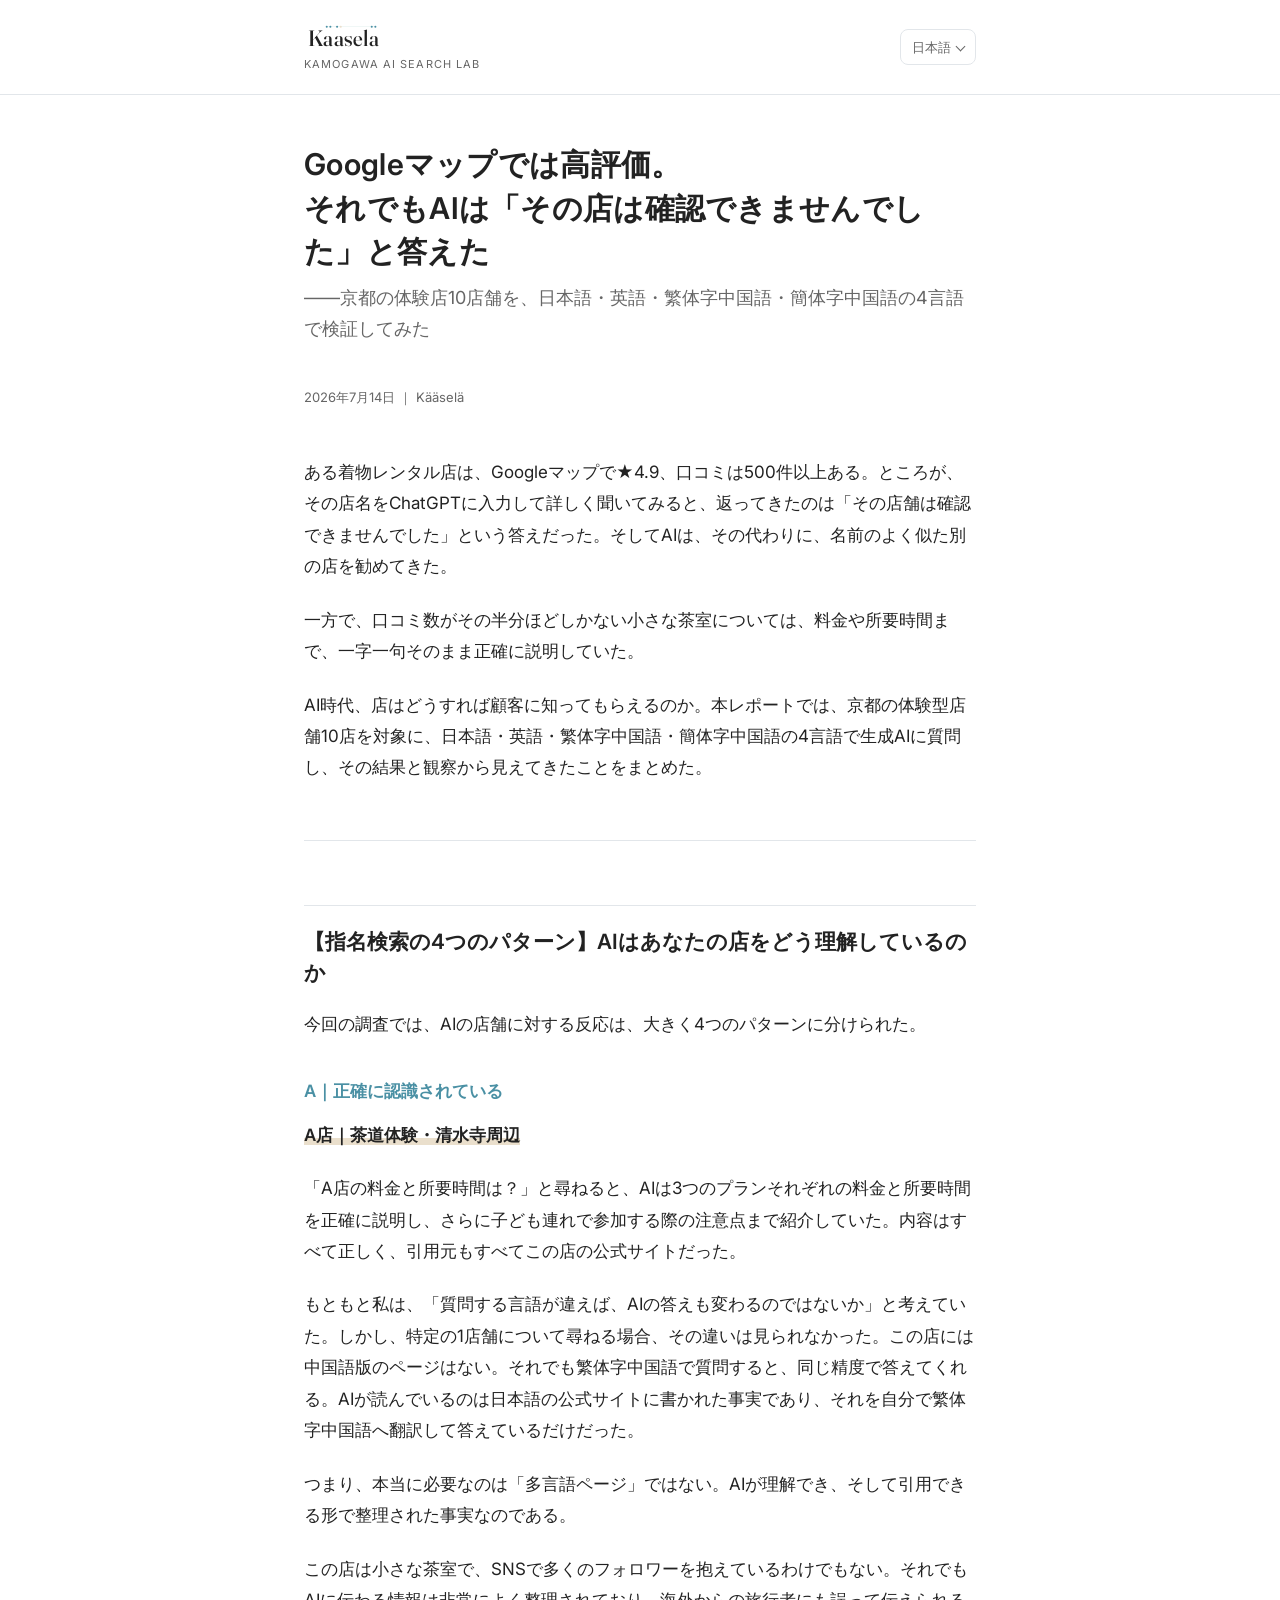
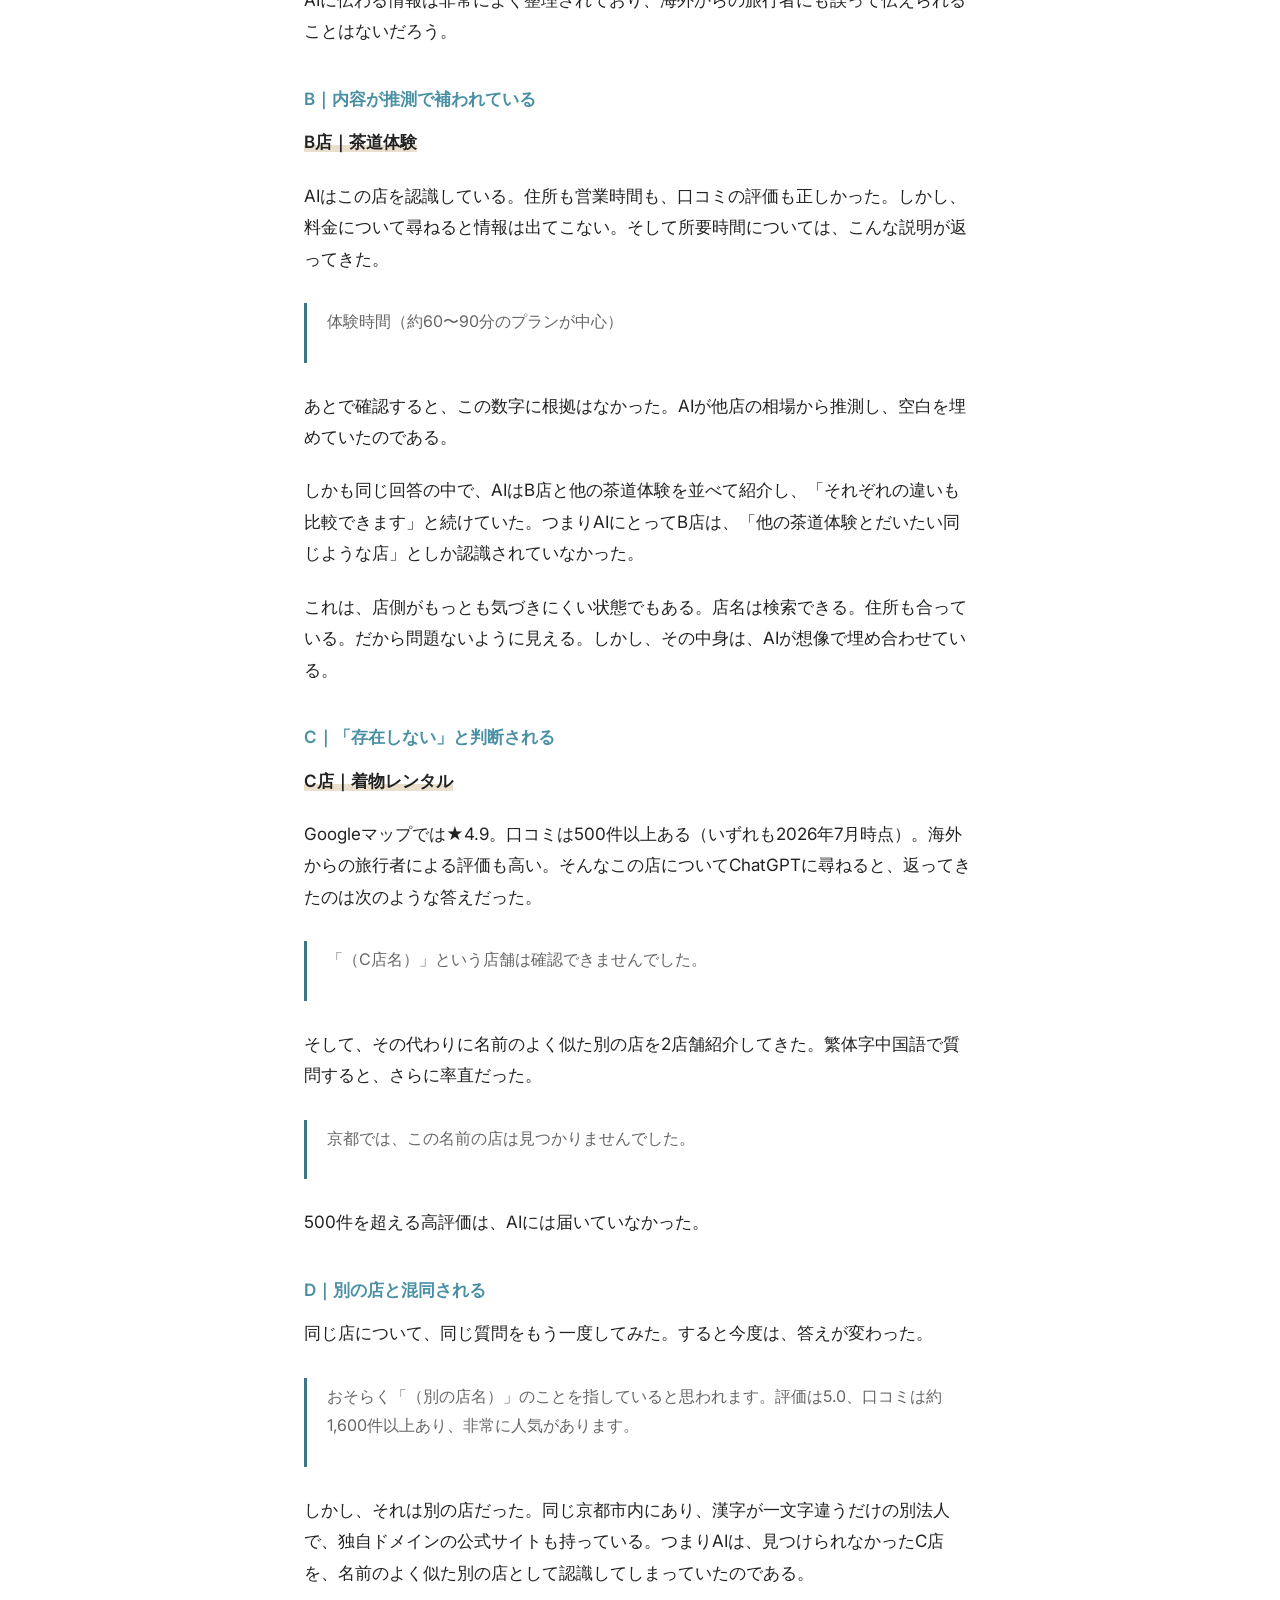
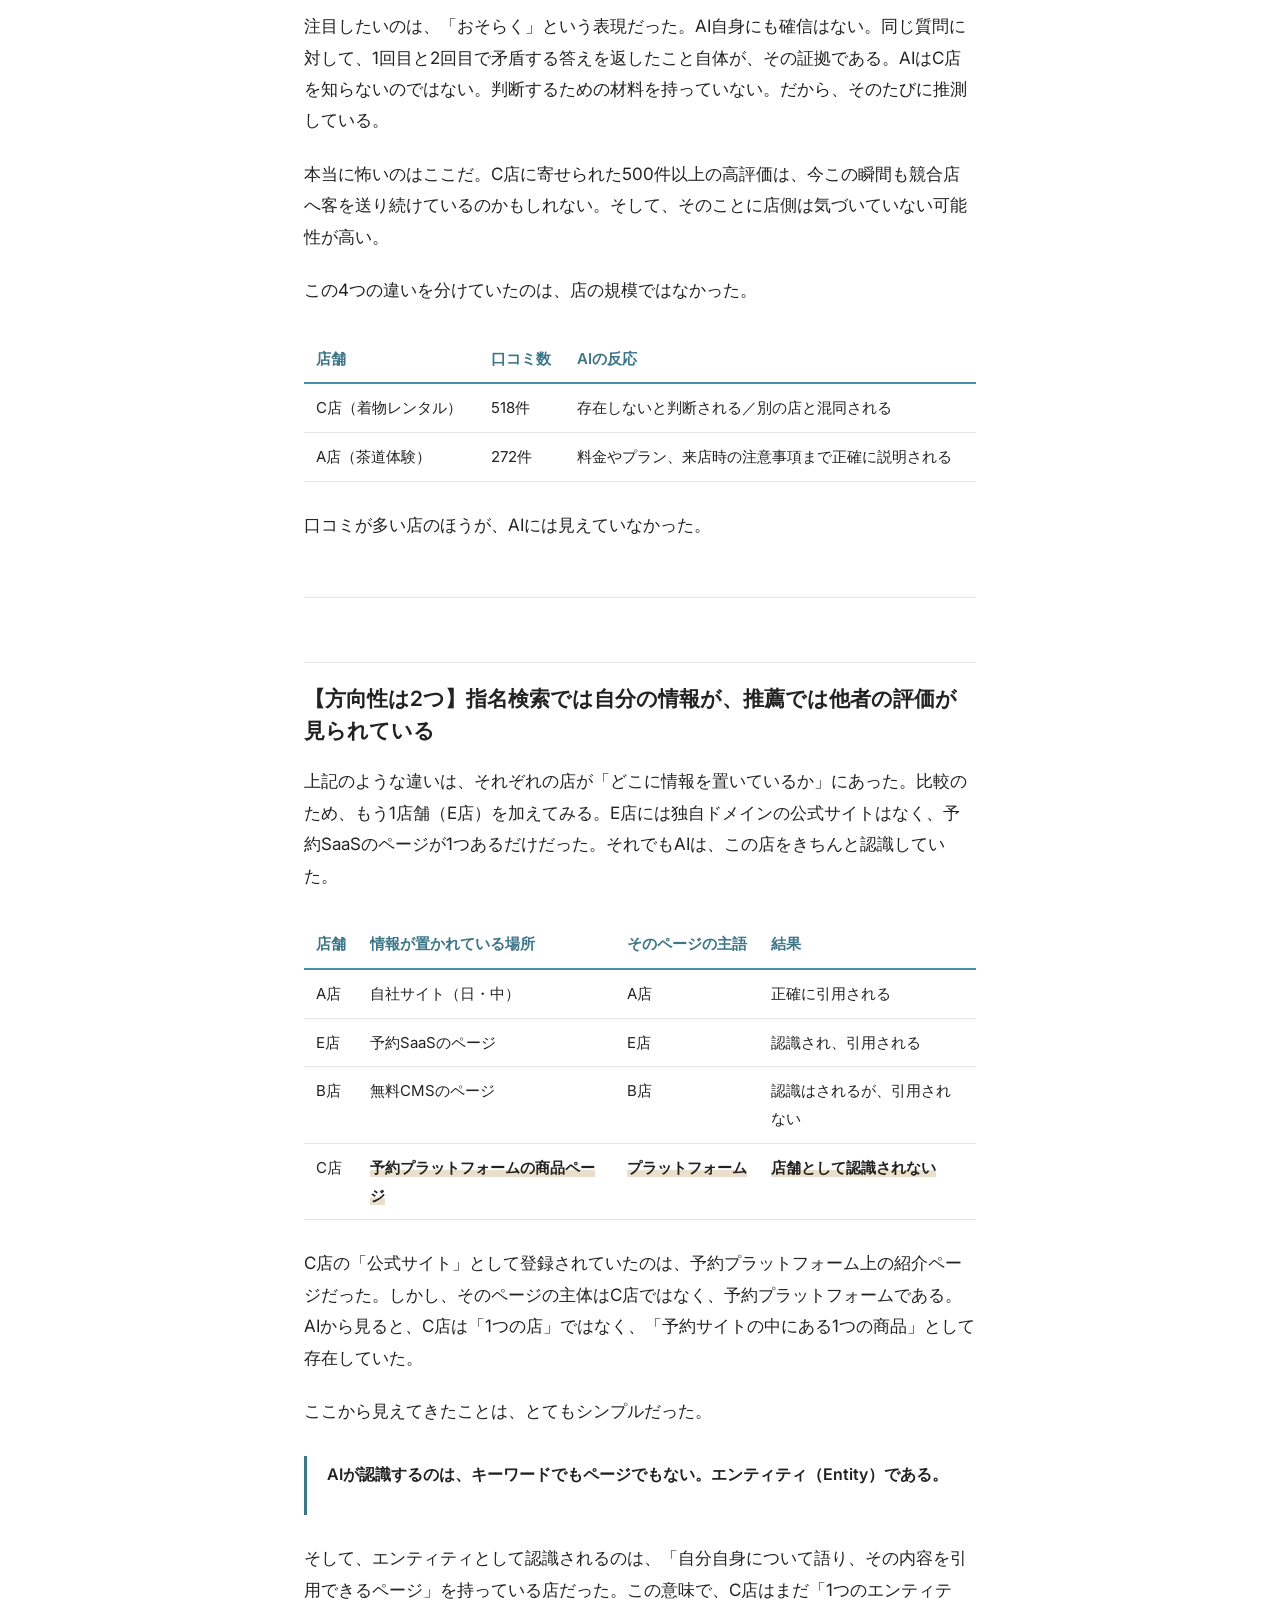
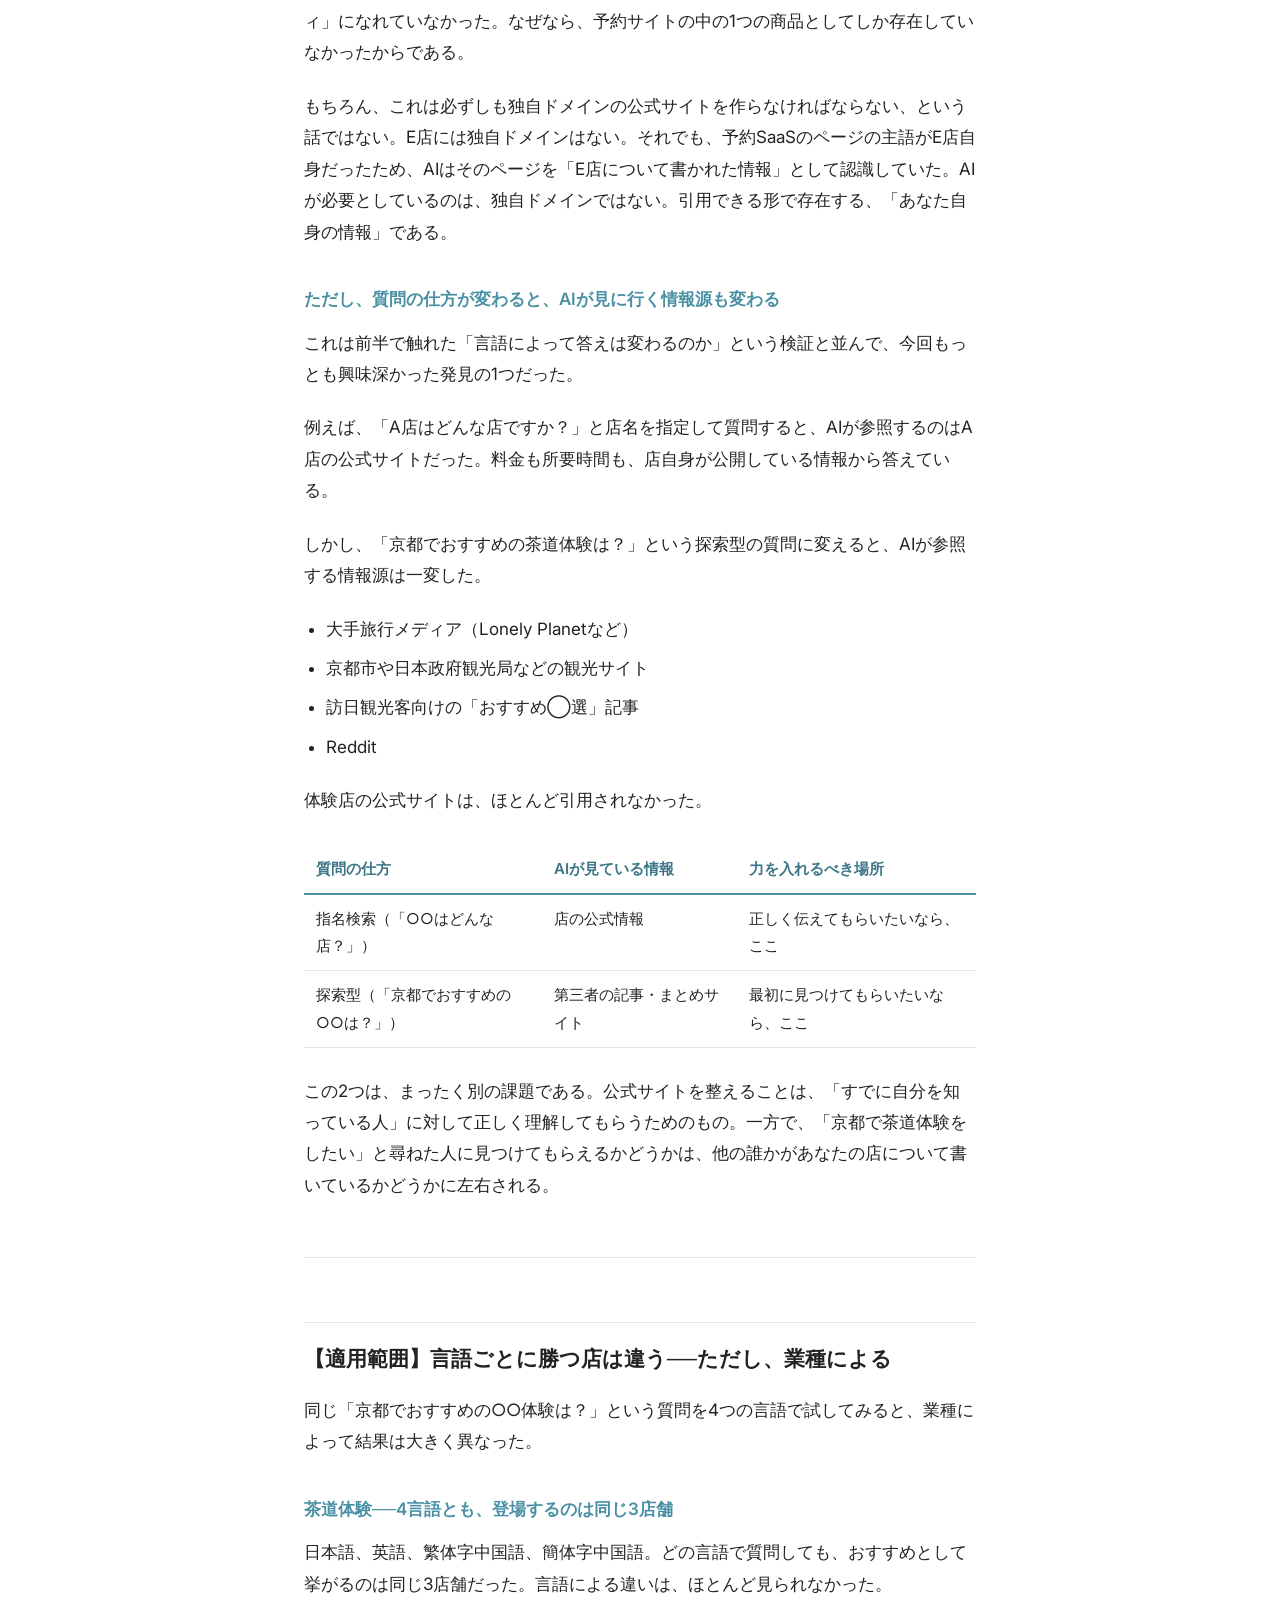
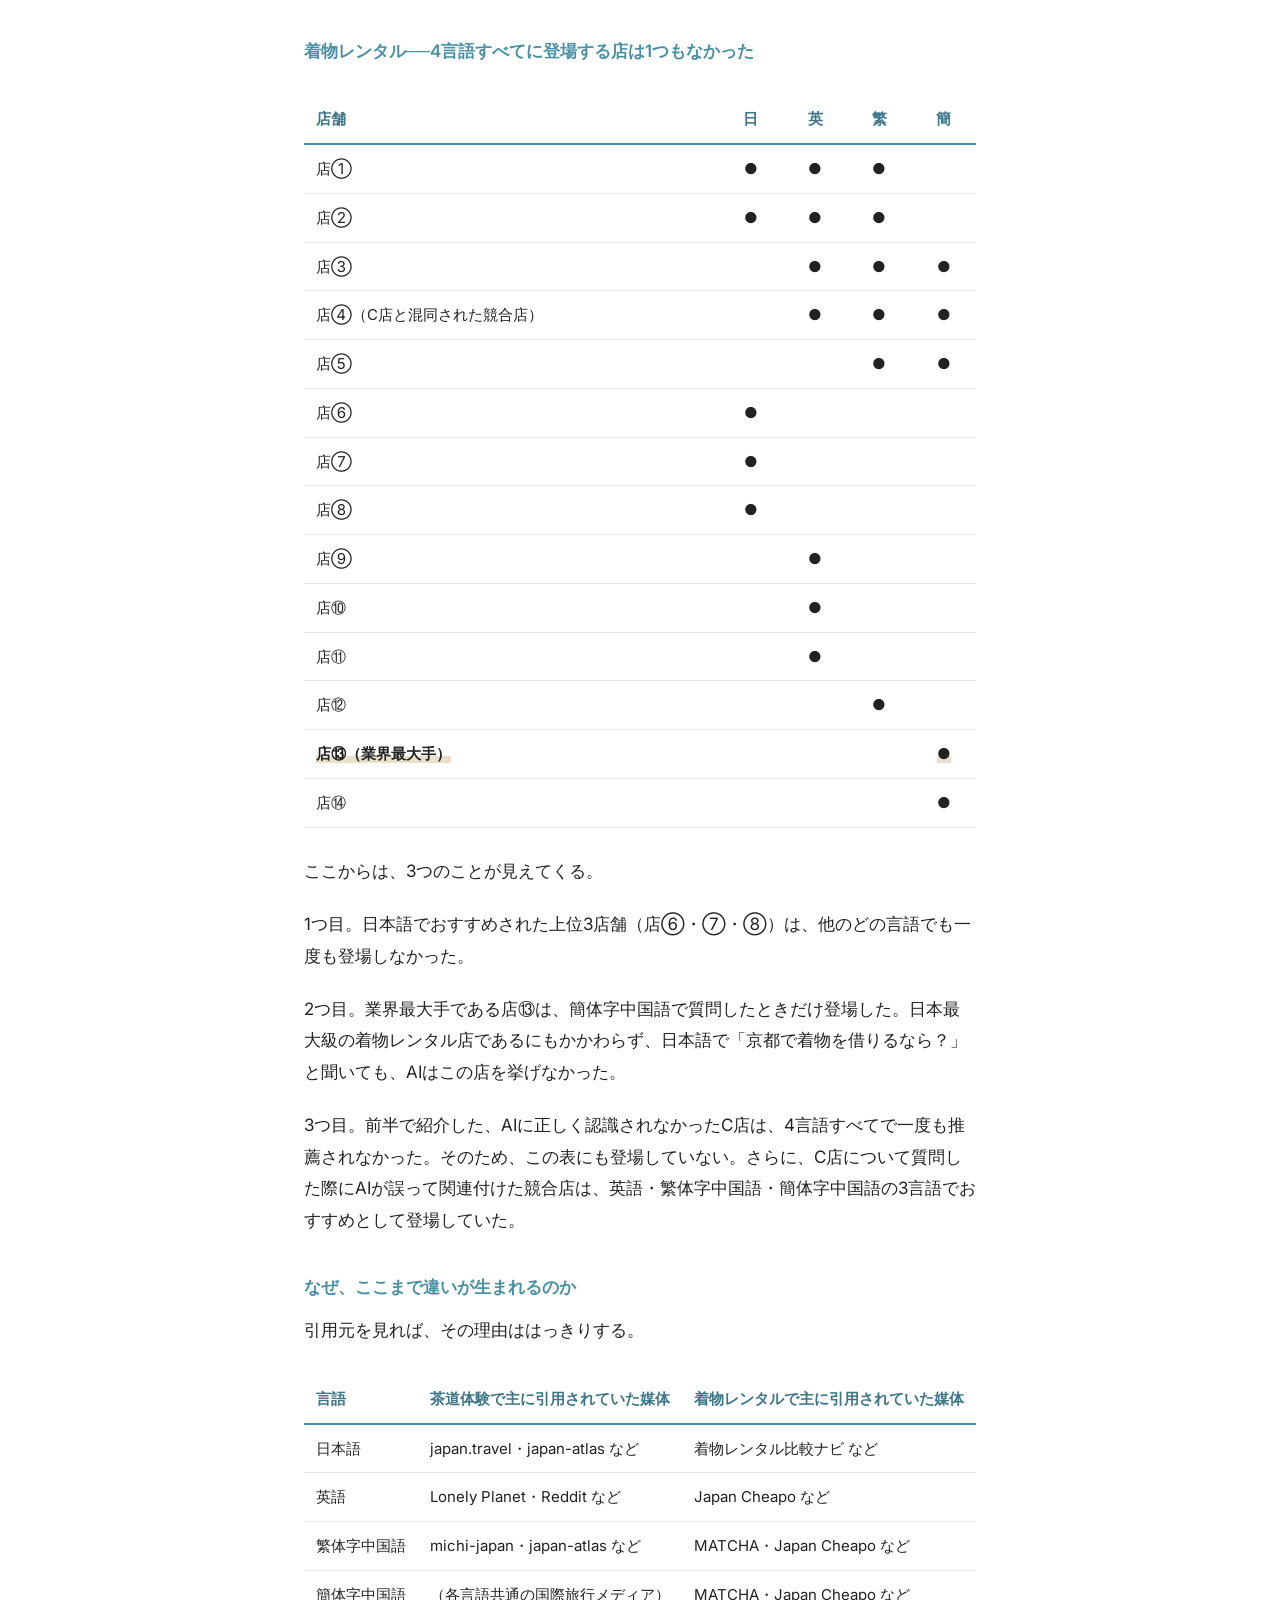
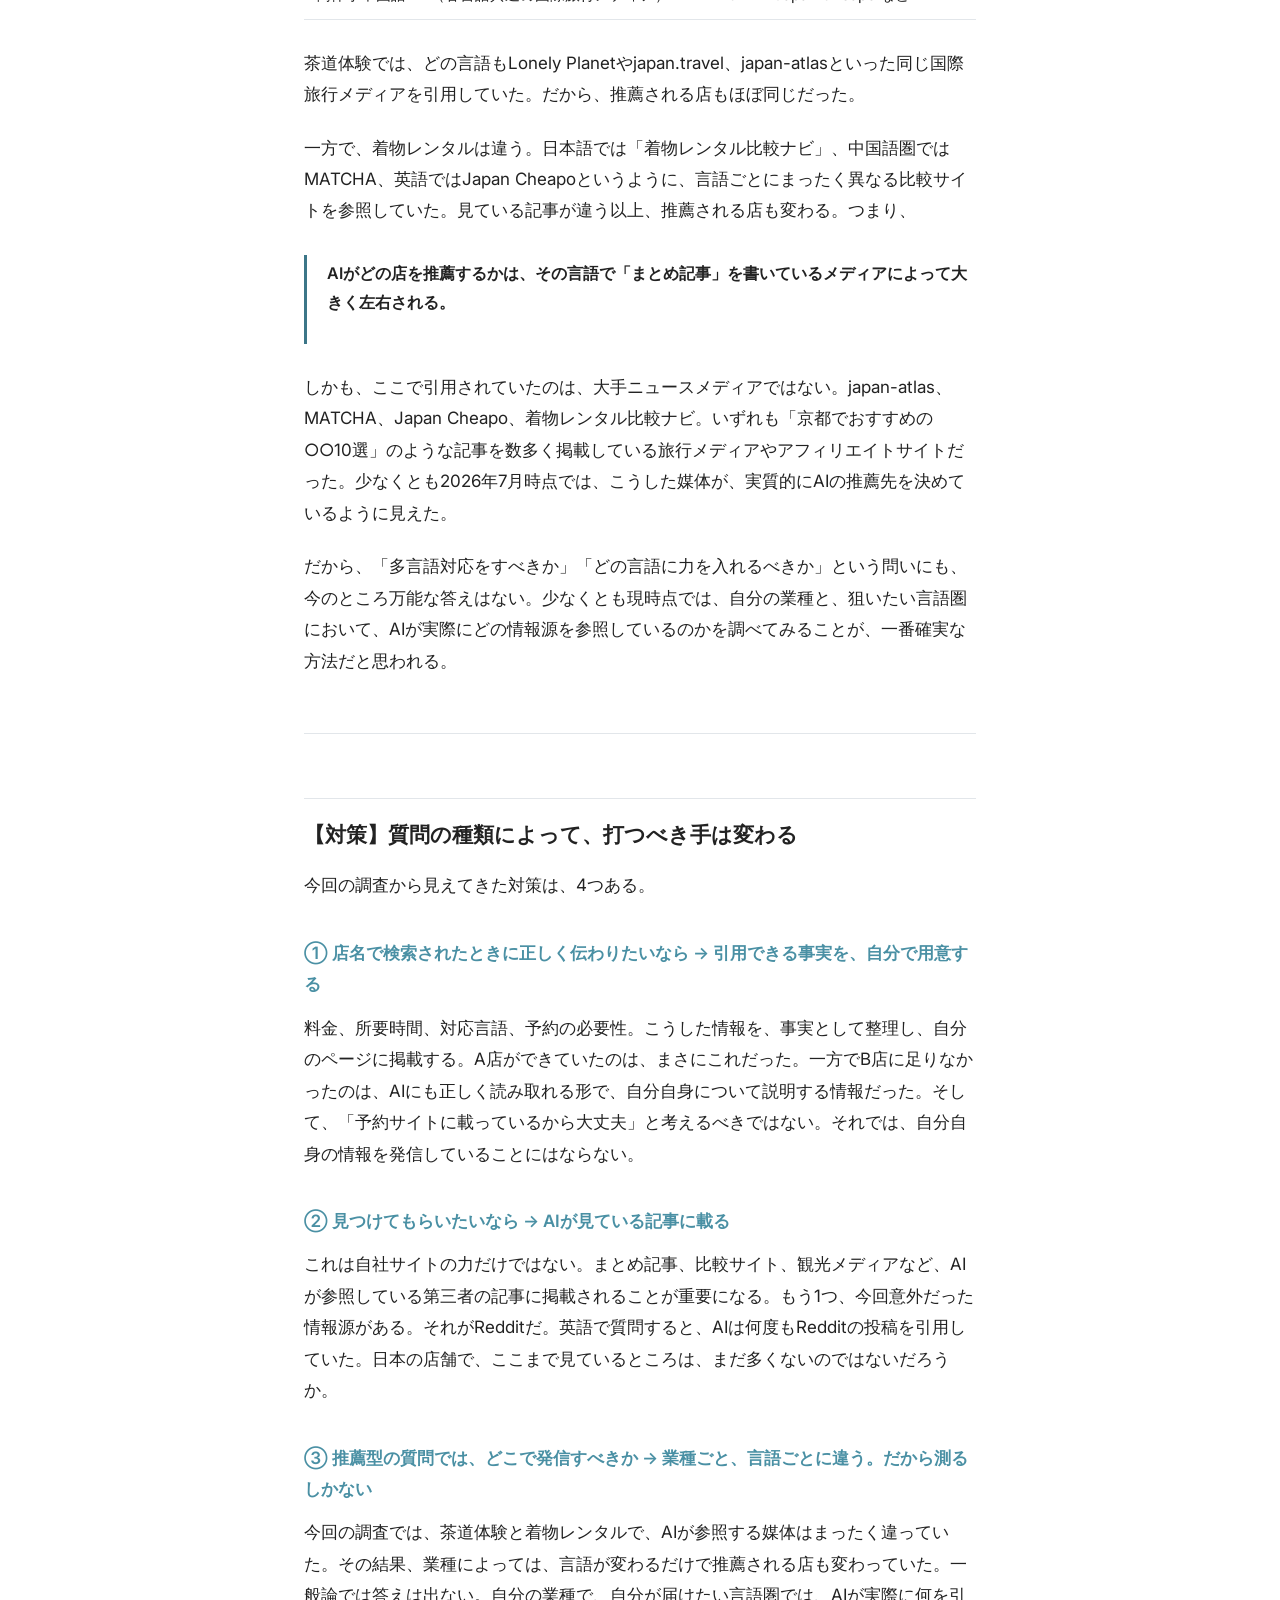
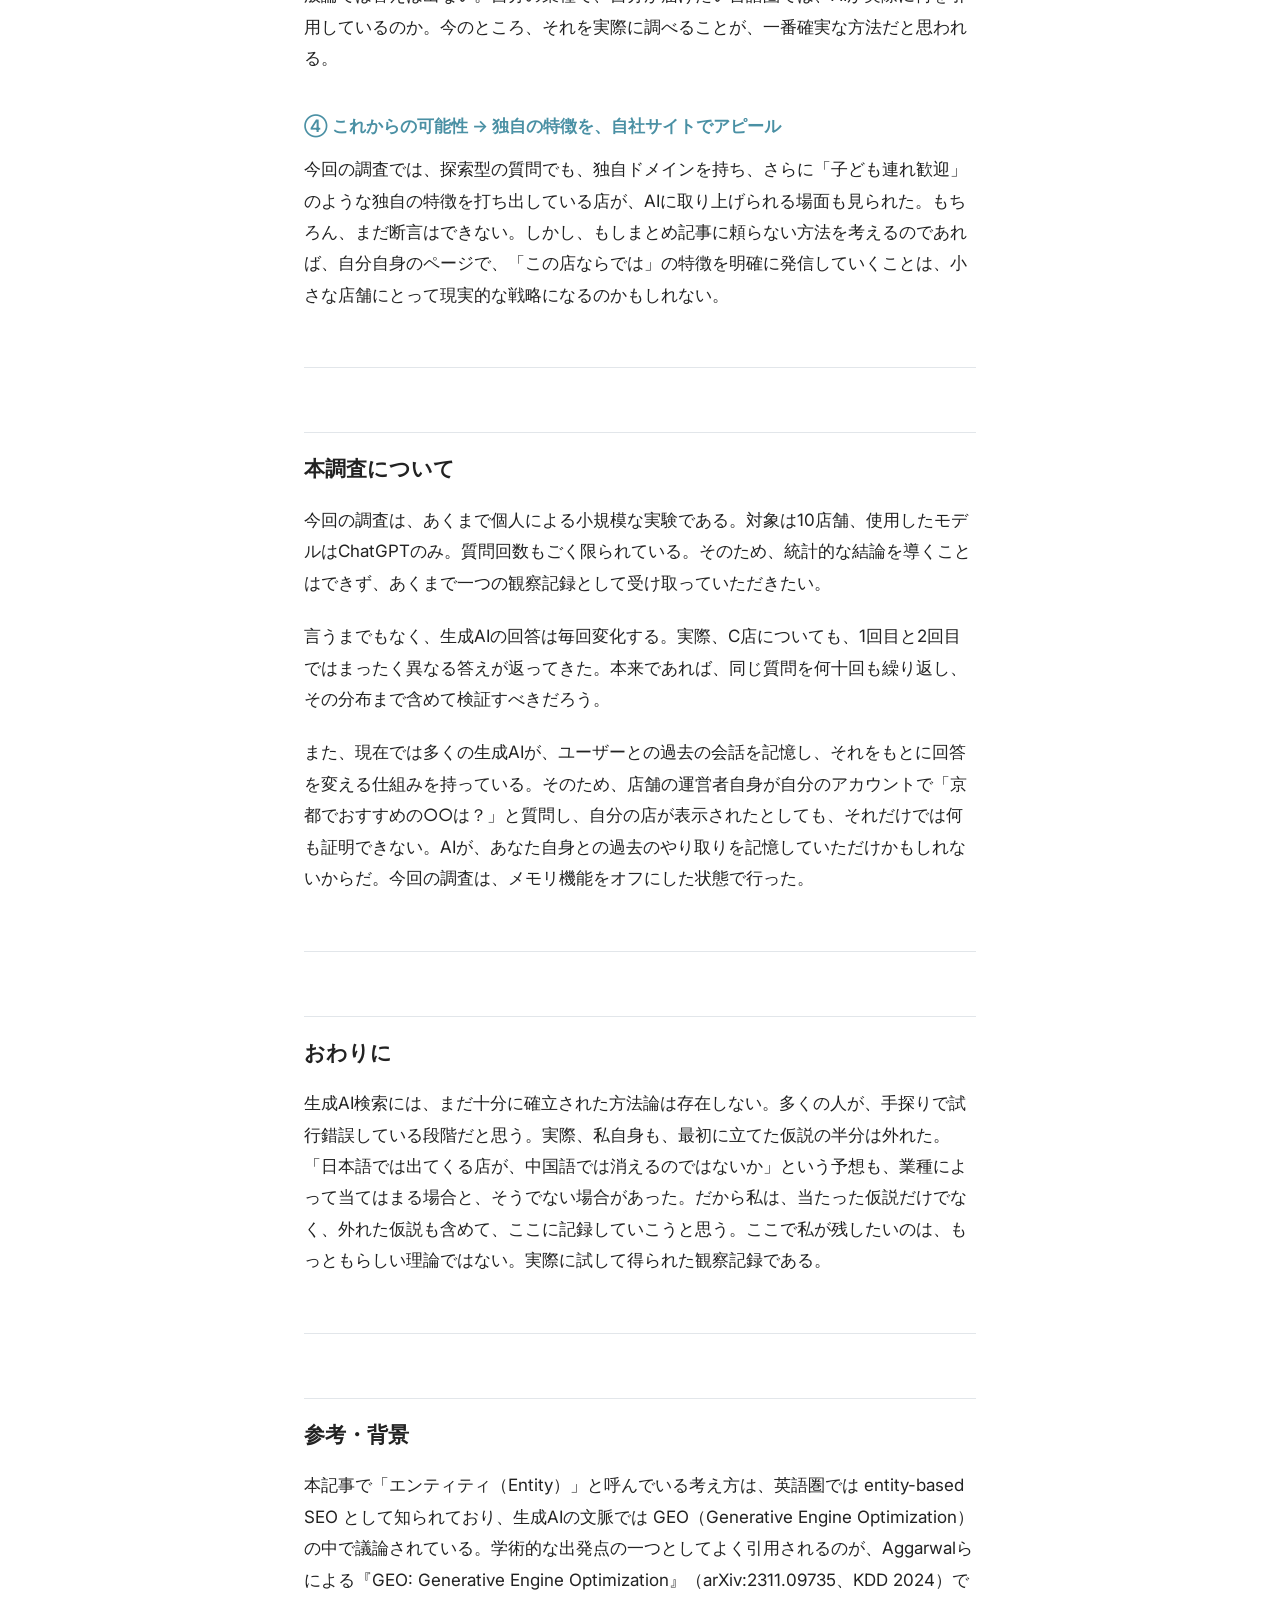
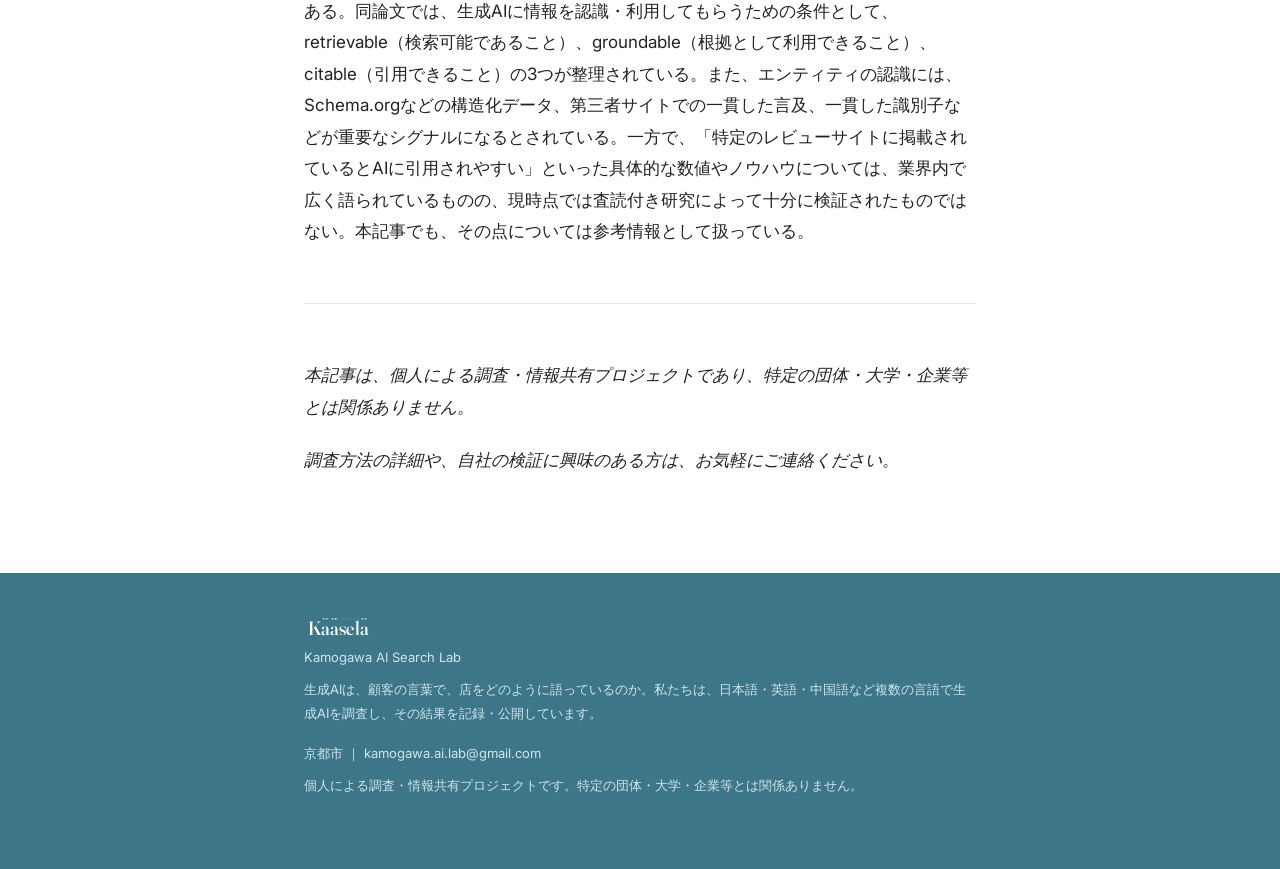
<file: reports/kyoto-experience-2026/index.html>
<!DOCTYPE html>
<html lang="ja">
<head>
<meta charset="utf-8">
<meta name="viewport" content="width=device-width, initial-scale=1">
<title>Googleマップでは高評価。それでもAIは「その店は確認できませんでした」と答えた｜Kääselä</title>
<meta name="description" content="京都の体験店10店舗を、日本語・英語・繁体字中国語・簡体字中国語の4言語で検証。Googleマップで★4.9・口コミ500件超の人気店が、AIには『確認できませんでした』と言われ、別の店として紹介された。違いは規模でも口コミ数でもなかった。">
<link rel="canonical" href="https://kaasela.com/reports/kyoto-experience-2026/">
<link rel="alternate" hreflang="ja"      href="https://kaasela.com/reports/kyoto-experience-2026/">
<link rel="alternate" hreflang="en"      href="https://kaasela.com/en/reports/kyoto-experience-2026/">
<link rel="alternate" hreflang="zh-Hans" href="https://kaasela.com/zh-cn/reports/kyoto-experience-2026/">
<link rel="alternate" hreflang="zh-Hant" href="https://kaasela.com/zh-tw/reports/kyoto-experience-2026/">
<link rel="alternate" hreflang="x-default" href="https://kaasela.com/reports/kyoto-experience-2026/">
<meta property="og:type" content="article">
<meta property="og:title" content="Googleマップでは高評価。それでもAIは「その店は確認できませんでした」と答えた">
<meta property="og:description" content="京都の体験店10店舗を4言語で検証して見えてきたこと。">
<meta property="og:url" content="https://kaasela.com/reports/kyoto-experience-2026/">
<meta property="og:locale" content="ja_JP">
<meta name="twitter:card" content="summary_large_image">
<link rel="stylesheet" href="/assets/style.css">
<link rel="icon" type="image/svg+xml" href="/assets/kaasela-favicon.svg">
<script type="application/ld+json">
{
  "@context": "https://schema.org",
  "@type": "Article",
  "headline": "Googleマップでは高評価。それでもAIは「その店は確認できませんでした」と答えた",
  "alternativeHeadline": "京都の体験店10店舗を、日本語・英語・繁体字中国語・簡体字中国語の4言語で検証してみた",
  "description": "京都の体験店10店舗に対し、生成AIが日本語・英語・繁体字中国語・簡体字中国語でどう回答するかを実測。口コミ500件超の店が『確認できませんでした』と回答され、別店として紹介された事例を含む。",
  "datePublished": "2026-07-14",
  "dateModified": "2026-07-16",
  "inLanguage": "ja",
  "url": "https://kaasela.com/reports/kyoto-experience-2026/",
  "mainEntityOfPage": "https://kaasela.com/reports/kyoto-experience-2026/",
  "author": { "@id": "https://kaasela.com/#organization" },
  "publisher": { "@id": "https://kaasela.com/#organization" },
  "about": [
    "生成AI検索における事業者の可視性",
    "GEO (Generative Engine Optimization)",
    "LLMO",
    "エンティティ設計",
    "京都の観光事業者"
  ],
  "keywords": "AI検索, 生成AI, ChatGPT, GEO, LLMO, 京都, 観光, 多言語, エンティティ, まとめ記事"
}
</script>
</head>
<body>
<header>
  <div class="wrap">
    <a class="brand" href="/">
      <svg class="brand-wm" viewBox="10 4 336 116" role="img" aria-label="Kääselä"><title>Kääselä</title><g stroke="#7CB7B0" stroke-width="0.9" fill="none" opacity="0.6"><path d="M98 30 L112 30"/><path d="M112 30 L138 30"/><path d="M138 30 L152 30"/><path d="M152 30 L272 30"/><path d="M272 30 L286 30"/></g><text class="wm-t" x="26" y="104" font-size="86" font-weight="500" fill="#222222" letter-spacing="1">Kaasela</text><g><circle cx="98" cy="30" r="4" fill="#4A90A4"/><circle cx="112" cy="30" r="4" fill="#4A90A4"/><circle cx="138" cy="30" r="4" fill="#4A90A4"/><circle cx="152" cy="30" r="4" fill="#EADFCC"/><circle cx="272" cy="30" r="4" fill="#4A90A4"/><circle cx="286" cy="30" r="4" fill="#4A90A4"/></g></svg>
      <span>Kamogawa AI Search Lab</span>
    </a>
    <nav>
      <details class="lang-menu">
        <summary>日本語</summary>
        <div class="lang-list">
          <a href="/reports/kyoto-experience-2026/"        hreflang="ja" aria-current="true">日本語</a>
          <a href="/en/reports/kyoto-experience-2026/"     hreflang="en">English</a>
          <a href="/zh-tw/reports/kyoto-experience-2026/"  hreflang="zh-Hant">繁體中文</a>
          <a href="/zh-cn/reports/kyoto-experience-2026/"  hreflang="zh-Hans">简体中文</a>
        </div>
      </details>
    </nav>
  </div>
</header>

<main class="wrap">
  <article>
    <h1>Googleマップでは高評価。<br>それでもAIは「その店は確認できませんでした」と答えた</h1>
    <p class="lede">――京都の体験店10店舗を、日本語・英語・繁体字中国語・簡体字中国語の4言語で検証してみた</p>
    <p class="meta">2026年7月14日 ｜ Kääselä</p>

<p>ある着物レンタル店は、Googleマップで★4.9、口コミは500件以上ある。ところが、その店名をChatGPTに入力して詳しく聞いてみると、返ってきたのは「その店舗は確認できませんでした」という答えだった。そしてAIは、その代わりに、名前のよく似た別の店を勧めてきた。</p>
<p>一方で、口コミ数がその半分ほどしかない小さな茶室については、料金や所要時間まで、一字一句そのまま正確に説明していた。</p>
<p>AI時代、店はどうすれば顧客に知ってもらえるのか。本レポートでは、京都の体験型店舗10店を対象に、日本語・英語・繁体字中国語・簡体字中国語の4言語で生成AIに質問し、その結果と観察から見えてきたことをまとめた。</p>

<hr>
<h2>【指名検索の4つのパターン】AIはあなたの店をどう理解しているのか</h2>
<p>今回の調査では、AIの店舗に対する反応は、大きく4つのパターンに分けられた。</p>

<h3>A｜正確に認識されている</h3>
<p><strong>A店｜茶道体験・清水寺周辺</strong></p>
<p>「A店の料金と所要時間は？」と尋ねると、AIは3つのプランそれぞれの料金と所要時間を正確に説明し、さらに子ども連れで参加する際の注意点まで紹介していた。内容はすべて正しく、引用元もすべてこの店の公式サイトだった。</p>
<p>もともと私は、「質問する言語が違えば、AIの答えも変わるのではないか」と考えていた。しかし、特定の1店舗について尋ねる場合、その違いは見られなかった。この店には中国語版のページはない。それでも繁体字中国語で質問すると、同じ精度で答えてくれる。AIが読んでいるのは日本語の公式サイトに書かれた事実であり、それを自分で繁体字中国語へ翻訳して答えているだけだった。</p>
<p>つまり、本当に必要なのは「多言語ページ」ではない。AIが理解でき、そして引用できる形で整理された事実なのである。</p>
<p>この店は小さな茶室で、SNSで多くのフォロワーを抱えているわけでもない。それでもAIに伝わる情報は非常によく整理されており、海外からの旅行者にも誤って伝えられることはないだろう。</p>

<h3>B｜内容が推測で補われている</h3>
<p><strong>B店｜茶道体験</strong></p>
<p>AIはこの店を認識している。住所も営業時間も、口コミの評価も正しかった。しかし、料金について尋ねると情報は出てこない。そして所要時間については、こんな説明が返ってきた。</p>
<blockquote>
<p>体験時間（約60〜90分のプランが中心）</p>
</blockquote>
<p>あとで確認すると、この数字に根拠はなかった。AIが他店の相場から推測し、空白を埋めていたのである。</p>
<p>しかも同じ回答の中で、AIはB店と他の茶道体験を並べて紹介し、「それぞれの違いも比較できます」と続けていた。つまりAIにとってB店は、「他の茶道体験とだいたい同じような店」としか認識されていなかった。</p>
<p>これは、店側がもっとも気づきにくい状態でもある。店名は検索できる。住所も合っている。だから問題ないように見える。しかし、その中身は、AIが想像で埋め合わせている。</p>

<h3>C｜「存在しない」と判断される</h3>
<p><strong>C店｜着物レンタル</strong></p>
<p>Googleマップでは★4.9。口コミは500件以上ある（いずれも2026年7月時点）。海外からの旅行者による評価も高い。そんなこの店についてChatGPTに尋ねると、返ってきたのは次のような答えだった。</p>
<blockquote>
<p>「（C店名）」という店舗は確認できませんでした。</p>
</blockquote>
<p>そして、その代わりに名前のよく似た別の店を2店舗紹介してきた。繁体字中国語で質問すると、さらに率直だった。</p>
<blockquote>
<p>京都では、この名前の店は見つかりませんでした。</p>
</blockquote>
<p>500件を超える高評価は、AIには届いていなかった。</p>

<h3>D｜別の店と混同される</h3>
<p>同じ店について、同じ質問をもう一度してみた。すると今度は、答えが変わった。</p>
<blockquote>
<p>おそらく「（別の店名）」のことを指していると思われます。評価は5.0、口コミは約1,600件以上あり、非常に人気があります。</p>
</blockquote>
<p>しかし、それは別の店だった。同じ京都市内にあり、漢字が一文字違うだけの別法人で、独自ドメインの公式サイトも持っている。つまりAIは、見つけられなかったC店を、名前のよく似た別の店として認識してしまっていたのである。</p>
<p>注目したいのは、「おそらく」という表現だった。AI自身にも確信はない。同じ質問に対して、1回目と2回目で矛盾する答えを返したこと自体が、その証拠である。AIはC店を知らないのではない。判断するための材料を持っていない。だから、そのたびに推測している。</p>
<p>本当に怖いのはここだ。C店に寄せられた500件以上の高評価は、今この瞬間も競合店へ客を送り続けているのかもしれない。そして、そのことに店側は気づいていない可能性が高い。</p>

<p>この4つの違いを分けていたのは、店の規模ではなかった。</p>
<table>
<thead>
<tr><th>店舗</th><th>口コミ数</th><th>AIの反応</th></tr>
</thead>
<tbody>
<tr><td>C店（着物レンタル）</td><td>518件</td><td>存在しないと判断される／別の店と混同される</td></tr>
<tr><td>A店（茶道体験）</td><td>272件</td><td>料金やプラン、来店時の注意事項まで正確に説明される</td></tr>
</tbody>
</table>
<p>口コミが多い店のほうが、AIには見えていなかった。</p>

<hr>
<h2>【方向性は2つ】指名検索では自分の情報が、推薦では他者の評価が見られている</h2>
<p>上記のような違いは、それぞれの店が「どこに情報を置いているか」にあった。比較のため、もう1店舗（E店）を加えてみる。E店には独自ドメインの公式サイトはなく、予約SaaSのページが1つあるだけだった。それでもAIは、この店をきちんと認識していた。</p>
<table>
<thead>
<tr><th>店舗</th><th>情報が置かれている場所</th><th>そのページの主語</th><th>結果</th></tr>
</thead>
<tbody>
<tr><td>A店</td><td>自社サイト（日・中）</td><td>A店</td><td>正確に引用される</td></tr>
<tr><td>E店</td><td>予約SaaSのページ</td><td>E店</td><td>認識され、引用される</td></tr>
<tr><td>B店</td><td>無料CMSのページ</td><td>B店</td><td>認識はされるが、引用されない</td></tr>
<tr><td>C店</td><td><strong>予約プラットフォームの商品ページ</strong></td><td><strong>プラットフォーム</strong></td><td><strong>店舗として認識されない</strong></td></tr>
</tbody>
</table>
<p>C店の「公式サイト」として登録されていたのは、予約プラットフォーム上の紹介ページだった。しかし、そのページの主体はC店ではなく、予約プラットフォームである。AIから見ると、C店は「1つの店」ではなく、「予約サイトの中にある1つの商品」として存在していた。</p>
<p>ここから見えてきたことは、とてもシンプルだった。</p>
<blockquote>
<p><strong>AIが認識するのは、キーワードでもページでもない。エンティティ（Entity）である。</strong></p>
</blockquote>
<p>そして、エンティティとして認識されるのは、「自分自身について語り、その内容を引用できるページ」を持っている店だった。この意味で、C店はまだ「1つのエンティティ」になれていなかった。なぜなら、予約サイトの中の1つの商品としてしか存在していなかったからである。</p>
<p>もちろん、これは必ずしも独自ドメインの公式サイトを作らなければならない、という話ではない。E店には独自ドメインはない。それでも、予約SaaSのページの主語がE店自身だったため、AIはそのページを「E店について書かれた情報」として認識していた。AIが必要としているのは、独自ドメインではない。引用できる形で存在する、「あなた自身の情報」である。</p>

<h3>ただし、質問の仕方が変わると、AIが見に行く情報源も変わる</h3>
<p>これは前半で触れた「言語によって答えは変わるのか」という検証と並んで、今回もっとも興味深かった発見の1つだった。</p>
<p>例えば、「A店はどんな店ですか？」と店名を指定して質問すると、AIが参照するのはA店の公式サイトだった。料金も所要時間も、店自身が公開している情報から答えている。</p>
<p>しかし、「京都でおすすめの茶道体験は？」という探索型の質問に変えると、AIが参照する情報源は一変した。</p>
<ul>
<li>大手旅行メディア（Lonely Planetなど）</li>
<li>京都市や日本政府観光局などの観光サイト</li>
<li>訪日観光客向けの「おすすめ◯選」記事</li>
<li>Reddit</li>
</ul>
<p>体験店の公式サイトは、ほとんど引用されなかった。</p>
<table>
<thead>
<tr><th>質問の仕方</th><th>AIが見ている情報</th><th>力を入れるべき場所</th></tr>
</thead>
<tbody>
<tr><td>指名検索（「○○はどんな店？」）</td><td>店の公式情報</td><td>正しく伝えてもらいたいなら、ここ</td></tr>
<tr><td>探索型（「京都でおすすめの○○は？」）</td><td>第三者の記事・まとめサイト</td><td>最初に見つけてもらいたいなら、ここ</td></tr>
</tbody>
</table>
<p>この2つは、まったく別の課題である。公式サイトを整えることは、「すでに自分を知っている人」に対して正しく理解してもらうためのもの。一方で、「京都で茶道体験をしたい」と尋ねた人に見つけてもらえるかどうかは、他の誰かがあなたの店について書いているかどうかに左右される。</p>

<hr>
<h2>【適用範囲】言語ごとに勝つ店は違う──ただし、業種による</h2>
<p>同じ「京都でおすすめの○○体験は？」という質問を4つの言語で試してみると、業種によって結果は大きく異なった。</p>

<h3>茶道体験──4言語とも、登場するのは同じ3店舗</h3>
<p>日本語、英語、繁体字中国語、簡体字中国語。どの言語で質問しても、おすすめとして挙がるのは同じ3店舗だった。言語による違いは、ほとんど見られなかった。</p>

<h3>着物レンタル──4言語すべてに登場する店は1つもなかった</h3>
<table>
<thead>
<tr><th>店舗</th><th style="text-align:center;">日</th><th style="text-align:center;">英</th><th style="text-align:center;">繁</th><th style="text-align:center;">簡</th></tr>
</thead>
<tbody>
<tr><td>店①</td><td style="text-align:center;">●</td><td style="text-align:center;">●</td><td style="text-align:center;">●</td><td style="text-align:center;"></td></tr>
<tr><td>店②</td><td style="text-align:center;">●</td><td style="text-align:center;">●</td><td style="text-align:center;">●</td><td style="text-align:center;"></td></tr>
<tr><td>店③</td><td style="text-align:center;"></td><td style="text-align:center;">●</td><td style="text-align:center;">●</td><td style="text-align:center;">●</td></tr>
<tr><td>店④（C店と混同された競合店）</td><td style="text-align:center;"></td><td style="text-align:center;">●</td><td style="text-align:center;">●</td><td style="text-align:center;">●</td></tr>
<tr><td>店⑤</td><td style="text-align:center;"></td><td style="text-align:center;"></td><td style="text-align:center;">●</td><td style="text-align:center;">●</td></tr>
<tr><td>店⑥</td><td style="text-align:center;">●</td><td style="text-align:center;"></td><td style="text-align:center;"></td><td style="text-align:center;"></td></tr>
<tr><td>店⑦</td><td style="text-align:center;">●</td><td style="text-align:center;"></td><td style="text-align:center;"></td><td style="text-align:center;"></td></tr>
<tr><td>店⑧</td><td style="text-align:center;">●</td><td style="text-align:center;"></td><td style="text-align:center;"></td><td style="text-align:center;"></td></tr>
<tr><td>店⑨</td><td style="text-align:center;"></td><td style="text-align:center;">●</td><td style="text-align:center;"></td><td style="text-align:center;"></td></tr>
<tr><td>店⑩</td><td style="text-align:center;"></td><td style="text-align:center;">●</td><td style="text-align:center;"></td><td style="text-align:center;"></td></tr>
<tr><td>店⑪</td><td style="text-align:center;"></td><td style="text-align:center;">●</td><td style="text-align:center;"></td><td style="text-align:center;"></td></tr>
<tr><td>店⑫</td><td style="text-align:center;"></td><td style="text-align:center;"></td><td style="text-align:center;">●</td><td style="text-align:center;"></td></tr>
<tr><td><strong>店⑬（業界最大手）</strong></td><td style="text-align:center;"></td><td style="text-align:center;"></td><td style="text-align:center;"></td><td style="text-align:center;"><strong>●</strong></td></tr>
<tr><td>店⑭</td><td style="text-align:center;"></td><td style="text-align:center;"></td><td style="text-align:center;"></td><td style="text-align:center;">●</td></tr>
</tbody>
</table>
<p>ここからは、3つのことが見えてくる。</p>
<p>1つ目。日本語でおすすめされた上位3店舗（店⑥・⑦・⑧）は、他のどの言語でも一度も登場しなかった。</p>
<p>2つ目。業界最大手である店⑬は、簡体字中国語で質問したときだけ登場した。日本最大級の着物レンタル店であるにもかかわらず、日本語で「京都で着物を借りるなら？」と聞いても、AIはこの店を挙げなかった。</p>
<p>3つ目。前半で紹介した、AIに正しく認識されなかったC店は、4言語すべてで一度も推薦されなかった。そのため、この表にも登場していない。さらに、C店について質問した際にAIが誤って関連付けた競合店は、英語・繁体字中国語・簡体字中国語の3言語でおすすめとして登場していた。</p>

<h3>なぜ、ここまで違いが生まれるのか</h3>
<p>引用元を見れば、その理由ははっきりする。</p>
<table>
<thead>
<tr><th>言語</th><th>茶道体験で主に引用されていた媒体</th><th>着物レンタルで主に引用されていた媒体</th></tr>
</thead>
<tbody>
<tr><td>日本語</td><td>japan.travel・japan-atlas など</td><td>着物レンタル比較ナビ など</td></tr>
<tr><td>英語</td><td>Lonely Planet・Reddit など</td><td>Japan Cheapo など</td></tr>
<tr><td>繁体字中国語</td><td>michi-japan・japan-atlas など</td><td>MATCHA・Japan Cheapo など</td></tr>
<tr><td>簡体字中国語</td><td>（各言語共通の国際旅行メディア）</td><td>MATCHA・Japan Cheapo など</td></tr>
</tbody>
</table>
<p>茶道体験では、どの言語もLonely Planetやjapan.travel、japan-atlasといった同じ国際旅行メディアを引用していた。だから、推薦される店もほぼ同じだった。</p>
<p>一方で、着物レンタルは違う。日本語では「着物レンタル比較ナビ」、中国語圏ではMATCHA、英語ではJapan Cheapoというように、言語ごとにまったく異なる比較サイトを参照していた。見ている記事が違う以上、推薦される店も変わる。つまり、</p>
<blockquote>
<p><strong>AIがどの店を推薦するかは、その言語で「まとめ記事」を書いているメディアによって大きく左右される。</strong></p>
</blockquote>
<p>しかも、ここで引用されていたのは、大手ニュースメディアではない。japan-atlas、MATCHA、Japan Cheapo、着物レンタル比較ナビ。いずれも「京都でおすすめの○○10選」のような記事を数多く掲載している旅行メディアやアフィリエイトサイトだった。少なくとも2026年7月時点では、こうした媒体が、実質的にAIの推薦先を決めているように見えた。</p>
<p>だから、「多言語対応をすべきか」「どの言語に力を入れるべきか」という問いにも、今のところ万能な答えはない。少なくとも現時点では、自分の業種と、狙いたい言語圏において、AIが実際にどの情報源を参照しているのかを調べてみることが、一番確実な方法だと思われる。</p>

<hr>
<h2>【対策】質問の種類によって、打つべき手は変わる</h2>
<p>今回の調査から見えてきた対策は、4つある。</p>

<h3>① 店名で検索されたときに正しく伝わりたいなら → 引用できる事実を、自分で用意する</h3>
<p>料金、所要時間、対応言語、予約の必要性。こうした情報を、事実として整理し、自分のページに掲載する。A店ができていたのは、まさにこれだった。一方でB店に足りなかったのは、AIにも正しく読み取れる形で、自分自身について説明する情報だった。そして、「予約サイトに載っているから大丈夫」と考えるべきではない。それでは、自分自身の情報を発信していることにはならない。</p>

<h3>② 見つけてもらいたいなら → AIが見ている記事に載る</h3>
<p>これは自社サイトの力だけではない。まとめ記事、比較サイト、観光メディアなど、AIが参照している第三者の記事に掲載されることが重要になる。もう1つ、今回意外だった情報源がある。それがRedditだ。英語で質問すると、AIは何度もRedditの投稿を引用していた。日本の店舗で、ここまで見ているところは、まだ多くないのではないだろうか。</p>

<h3>③ 推薦型の質問では、どこで発信すべきか → 業種ごと、言語ごとに違う。だから測るしかない</h3>
<p>今回の調査では、茶道体験と着物レンタルで、AIが参照する媒体はまったく違っていた。その結果、業種によっては、言語が変わるだけで推薦される店も変わっていた。一般論では答えは出ない。自分の業種で、自分が届けたい言語圏では、AIが実際に何を引用しているのか。今のところ、それを実際に調べることが、一番確実な方法だと思われる。</p>

<h3>④ これからの可能性 → 独自の特徴を、自社サイトでアピール</h3>
<p>今回の調査では、探索型の質問でも、独自ドメインを持ち、さらに「子ども連れ歓迎」のような独自の特徴を打ち出している店が、AIに取り上げられる場面も見られた。もちろん、まだ断言はできない。しかし、もしまとめ記事に頼らない方法を考えるのであれば、自分自身のページで、「この店ならでは」の特徴を明確に発信していくことは、小さな店舗にとって現実的な戦略になるのかもしれない。</p>

<hr>
<h2>本調査について</h2>
<p>今回の調査は、あくまで個人による小規模な実験である。対象は10店舗、使用したモデルはChatGPTのみ。質問回数もごく限られている。そのため、統計的な結論を導くことはできず、あくまで一つの観察記録として受け取っていただきたい。</p>
<p>言うまでもなく、生成AIの回答は毎回変化する。実際、C店についても、1回目と2回目ではまったく異なる答えが返ってきた。本来であれば、同じ質問を何十回も繰り返し、その分布まで含めて検証すべきだろう。</p>
<p>また、現在では多くの生成AIが、ユーザーとの過去の会話を記憶し、それをもとに回答を変える仕組みを持っている。そのため、店舗の運営者自身が自分のアカウントで「京都でおすすめの○○は？」と質問し、自分の店が表示されたとしても、それだけでは何も証明できない。AIが、あなた自身との過去のやり取りを記憶していただけかもしれないからだ。今回の調査は、メモリ機能をオフにした状態で行った。</p>

<hr>
<h2>おわりに</h2>
<p>生成AI検索には、まだ十分に確立された方法論は存在しない。多くの人が、手探りで試行錯誤している段階だと思う。実際、私自身も、最初に立てた仮説の半分は外れた。「日本語では出てくる店が、中国語では消えるのではないか」という予想も、業種によって当てはまる場合と、そうでない場合があった。だから私は、当たった仮説だけでなく、外れた仮説も含めて、ここに記録していこうと思う。ここで私が残したいのは、もっともらしい理論ではない。実際に試して得られた観察記録である。</p>

<hr>
<h2>参考・背景</h2>
<p>本記事で「エンティティ（Entity）」と呼んでいる考え方は、英語圏では entity-based SEO として知られており、生成AIの文脈では GEO（Generative Engine Optimization） の中で議論されている。学術的な出発点の一つとしてよく引用されるのが、Aggarwalらによる『GEO: Generative Engine Optimization』（arXiv:2311.09735、KDD 2024）である。同論文では、生成AIに情報を認識・利用してもらうための条件として、retrievable（検索可能であること）、groundable（根拠として利用できること）、citable（引用できること）の3つが整理されている。また、エンティティの認識には、Schema.orgなどの構造化データ、第三者サイトでの一貫した言及、一貫した識別子などが重要なシグナルになるとされている。一方で、「特定のレビューサイトに掲載されているとAIに引用されやすい」といった具体的な数値やノウハウについては、業界内で広く語られているものの、現時点では査読付き研究によって十分に検証されたものではない。本記事でも、その点については参考情報として扱っている。</p>

<hr>
<p><em>本記事は、個人による調査・情報共有プロジェクトであり、特定の団体・大学・企業等とは関係ありません。</em></p>
<p><em>調査方法の詳細や、自社の検証に興味のある方は、お気軽にご連絡ください。</em></p>

  </article>
</main>

<footer>
  <div class="wrap">
    <p class="foot-brand"><svg class="foot-wm" viewBox="10 4 336 116" role="img" aria-label="Kääselä"><title>Kääselä</title><g stroke="#9BD0CB" stroke-width="0.9" fill="none" opacity="0.8"><path d="M98 30 L112 30"/><path d="M112 30 L138 30"/><path d="M138 30 L152 30"/><path d="M152 30 L272 30"/><path d="M272 30 L286 30"/></g><text class="wm-t" x="26" y="104" font-size="86" font-weight="500" fill="#FFFFFF" letter-spacing="1">Kaasela</text><g><circle cx="98" cy="30" r="4" fill="#B7E0DB"/><circle cx="112" cy="30" r="4" fill="#B7E0DB"/><circle cx="138" cy="30" r="4" fill="#B7E0DB"/><circle cx="152" cy="30" r="4" fill="#EADFCC"/><circle cx="272" cy="30" r="4" fill="#B7E0DB"/><circle cx="286" cy="30" r="4" fill="#B7E0DB"/></g></svg></p>
    <p>Kamogawa AI Search Lab</p>
    <p>生成AIは、顧客の言葉で、店をどのように語っているのか。私たちは、日本語・英語・中国語など複数の言語で生成AIを調査し、その結果を記録・公開しています。</p>
    <p style="margin-top:16px">京都市 ｜ kamogawa.ai.lab@gmail.com</p>
    <p>個人による調査・情報共有プロジェクトです。特定の団体・大学・企業等とは関係ありません。</p>
  </div>
</footer>

<script src="/assets/site.js" defer></script>

</body>
</html>
</file>
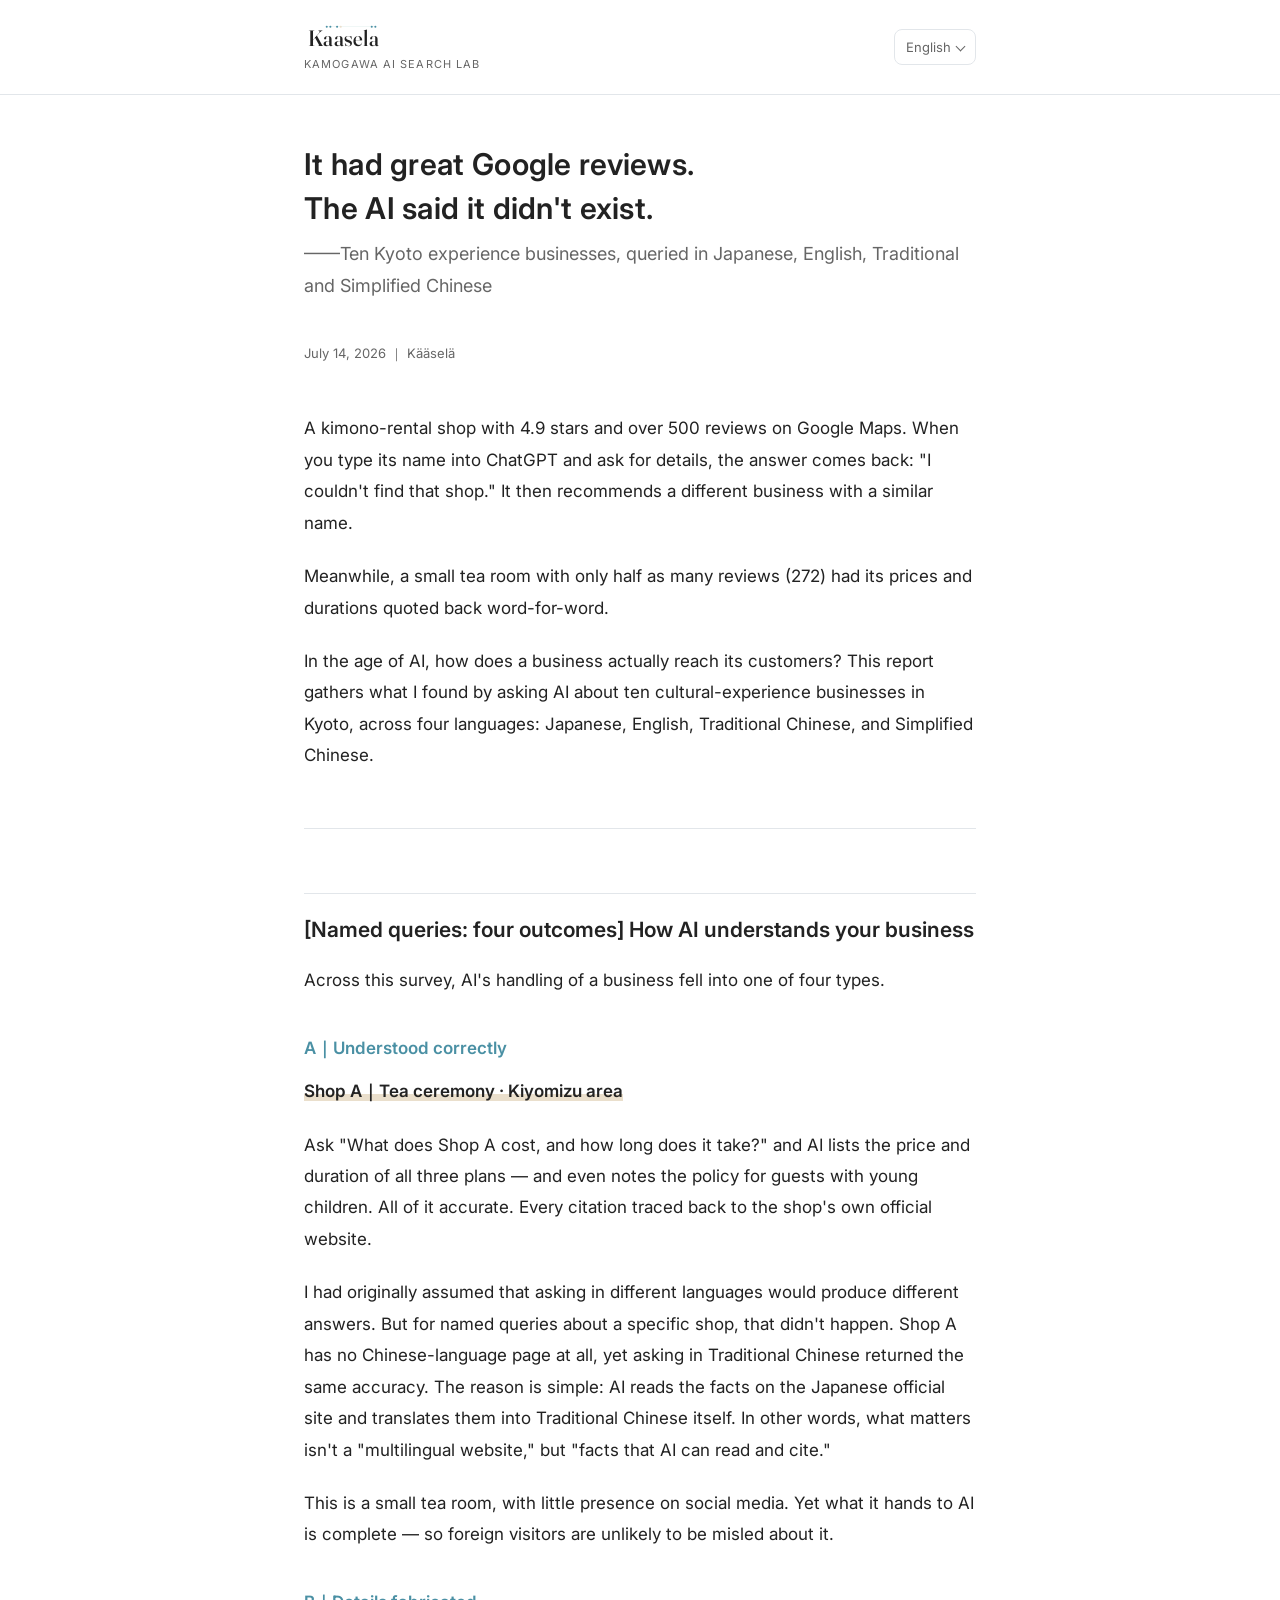
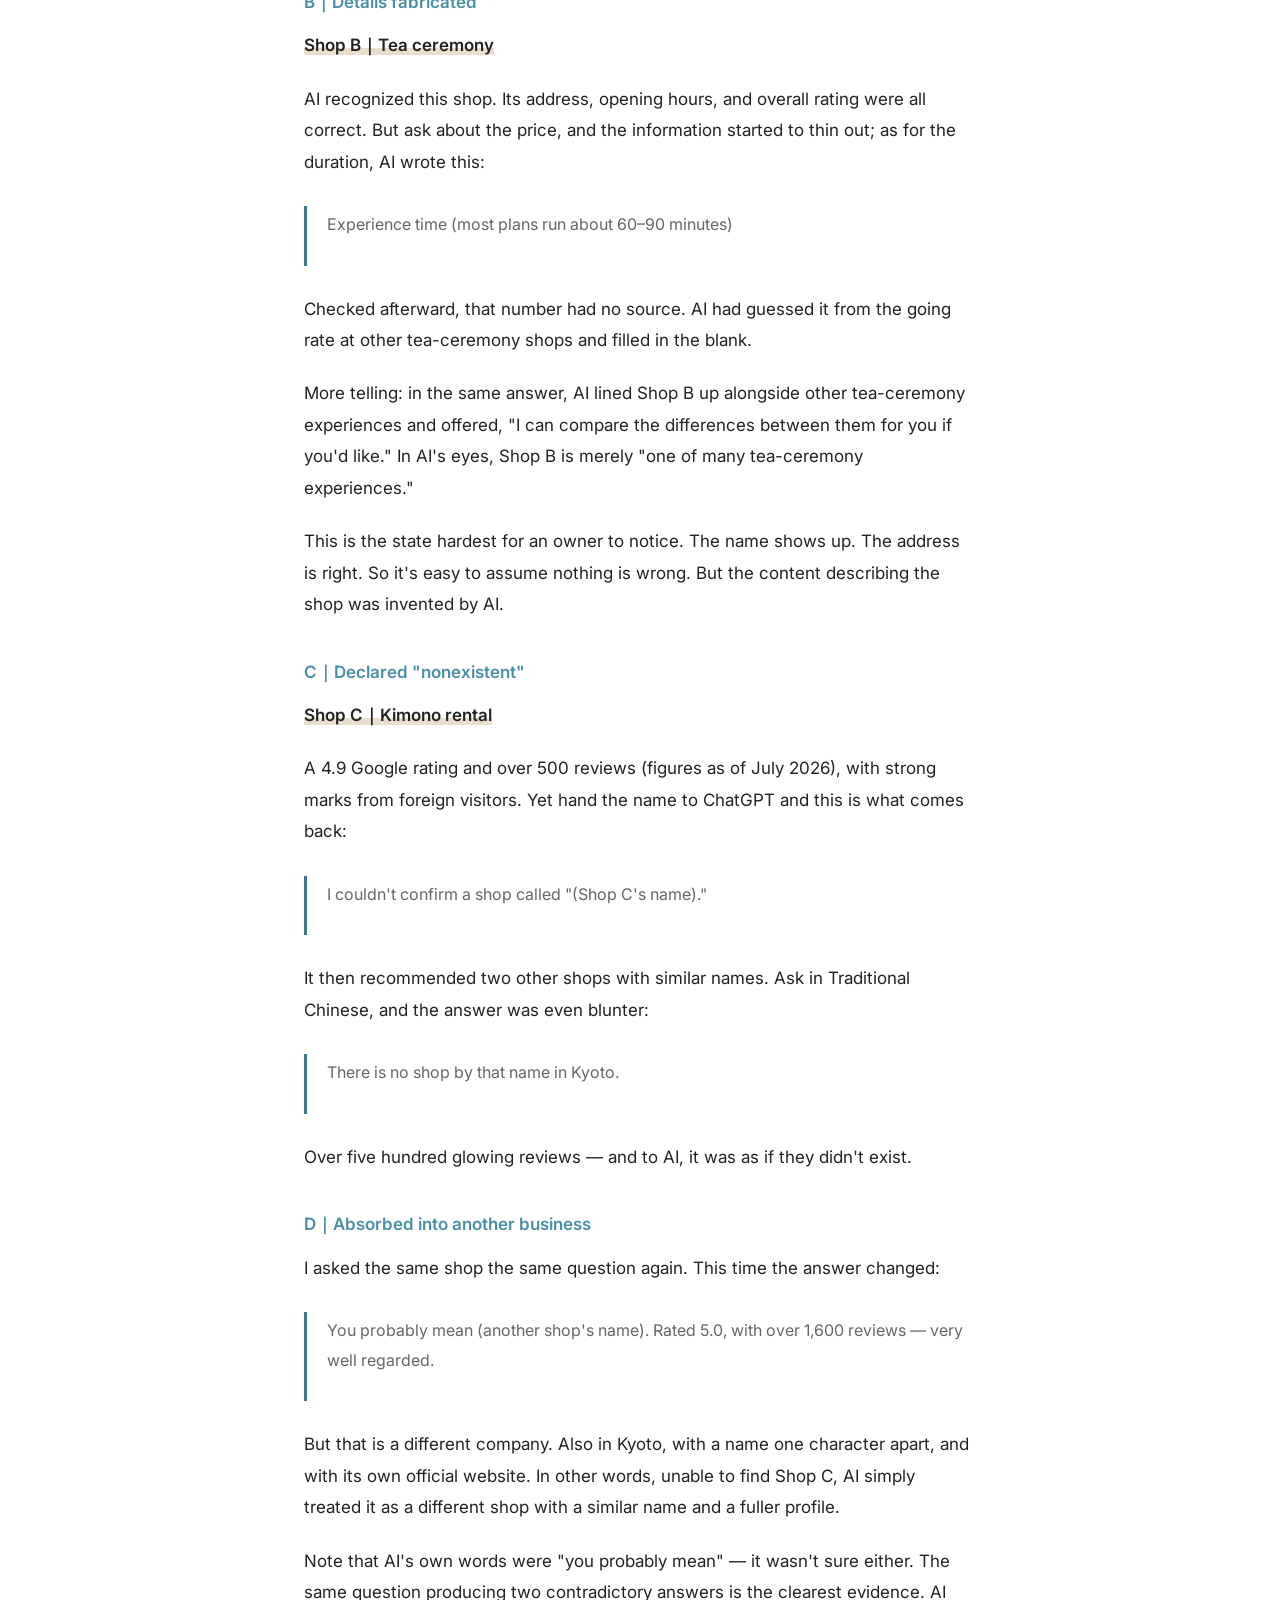
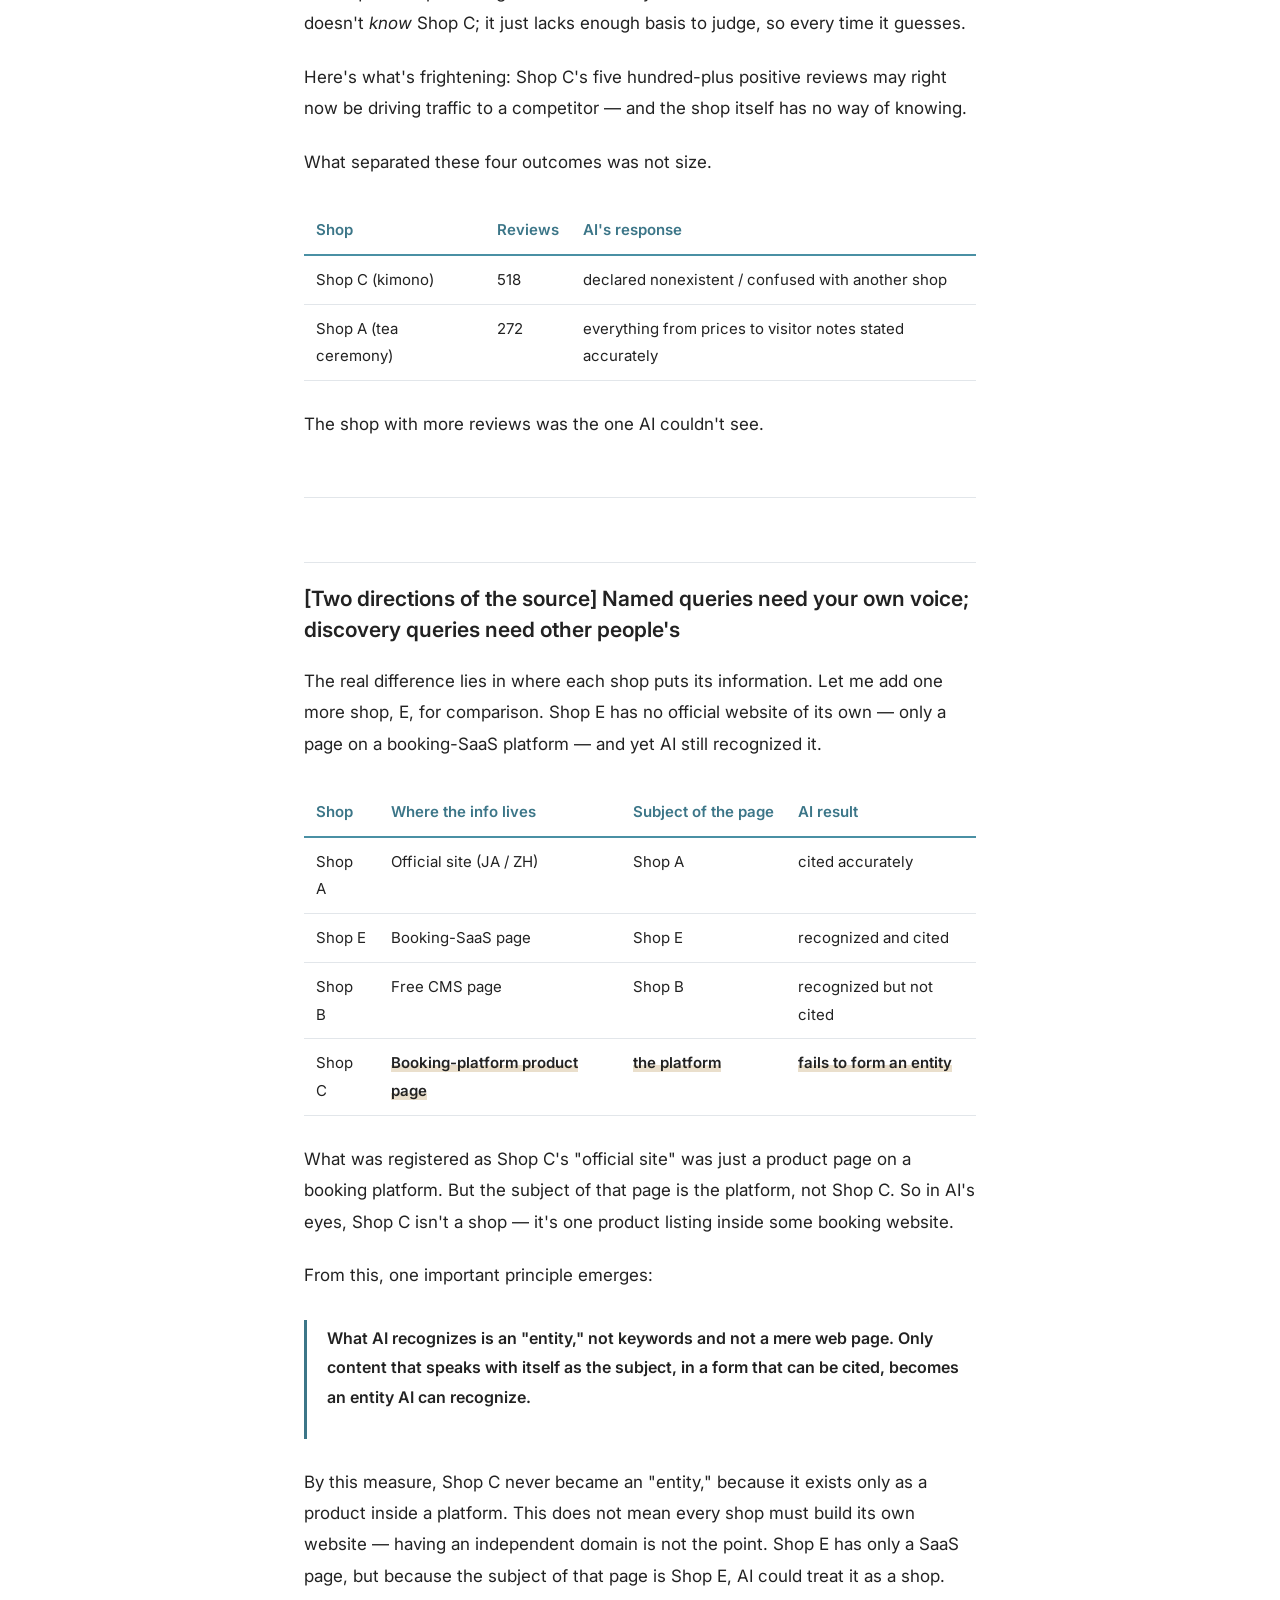
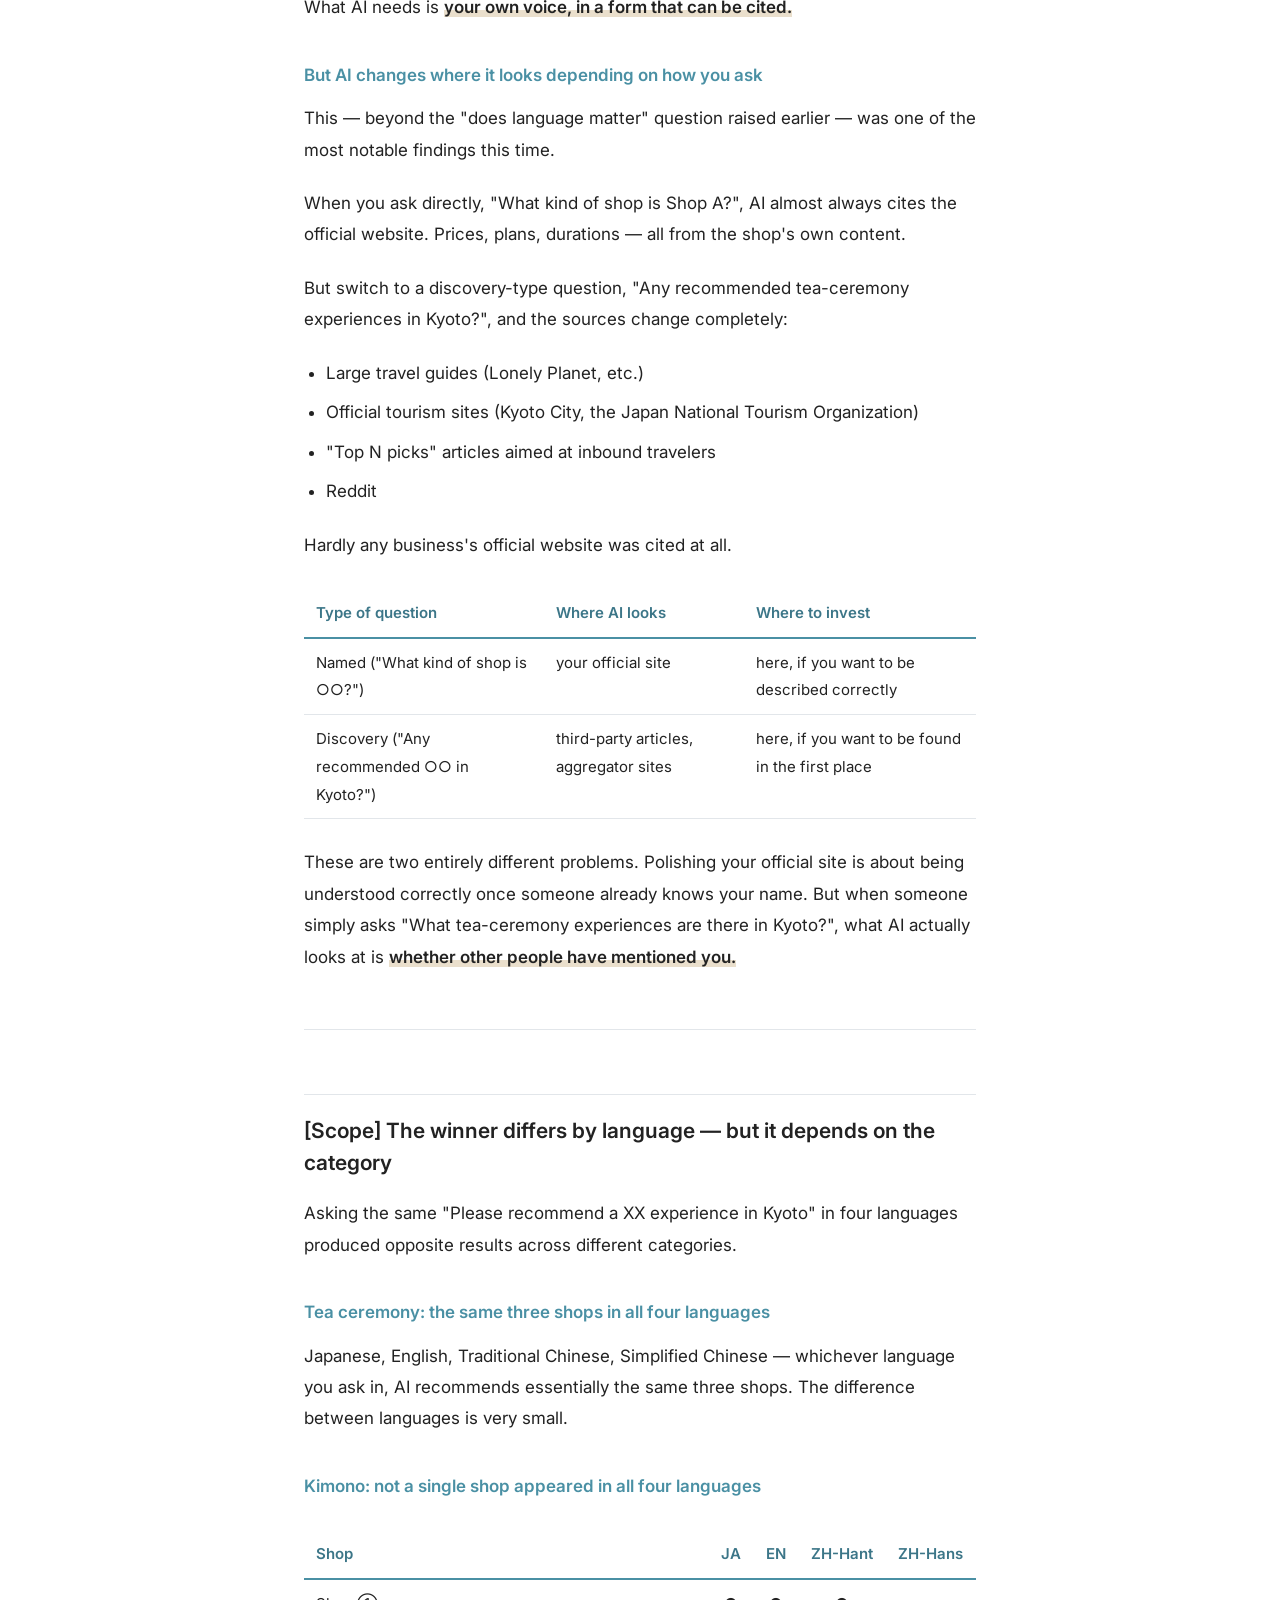
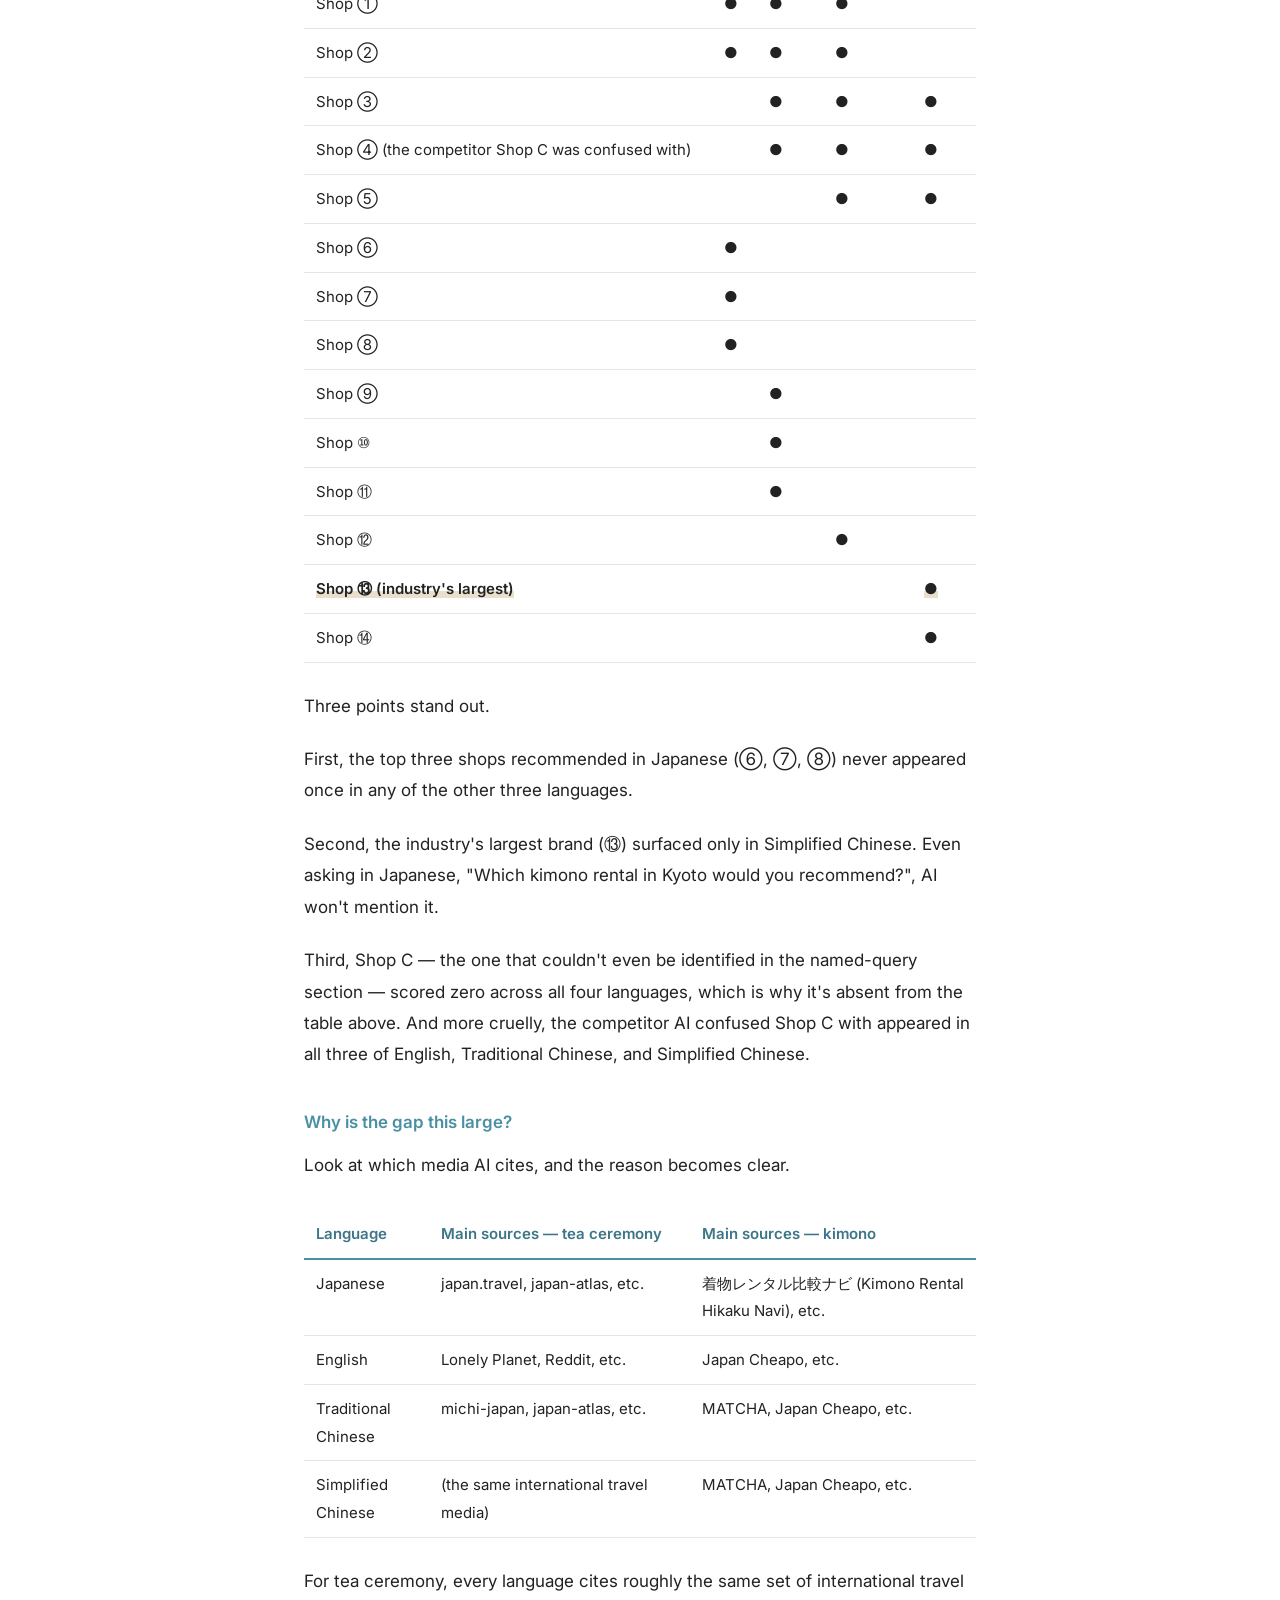
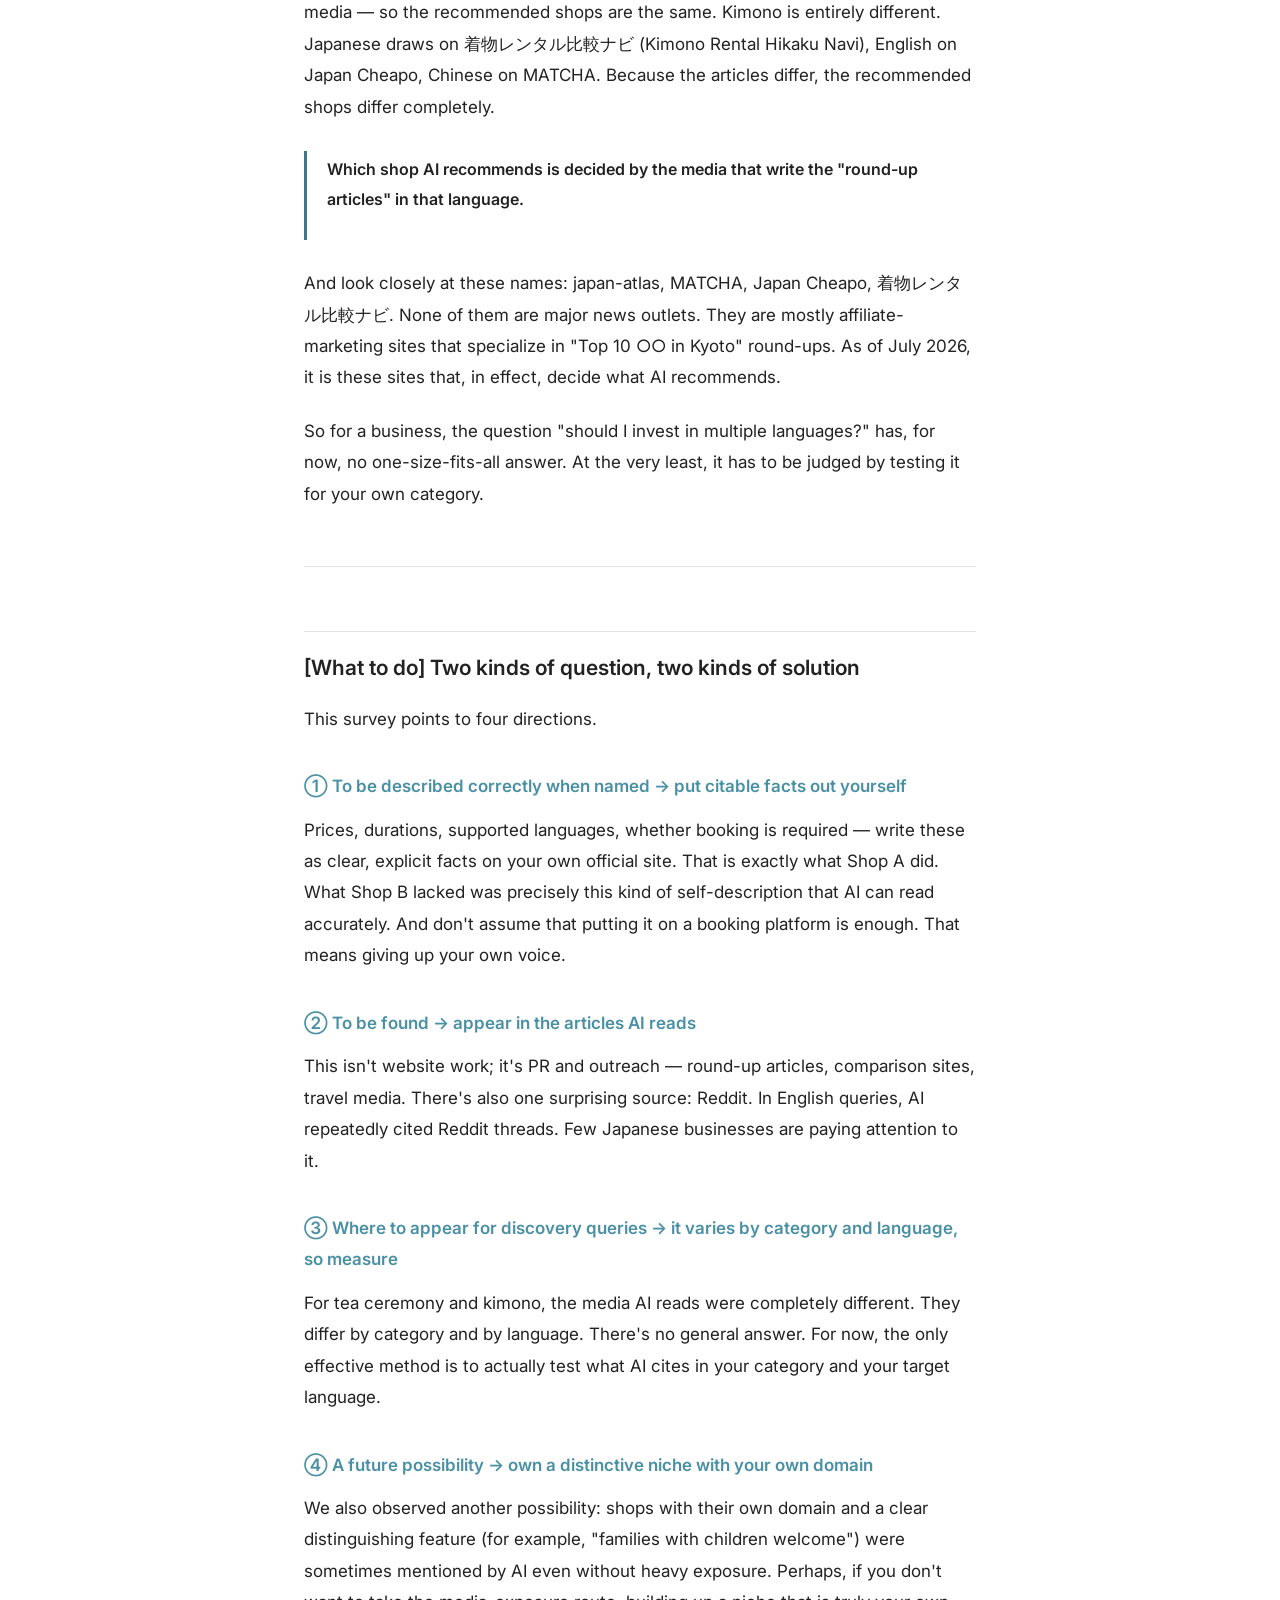
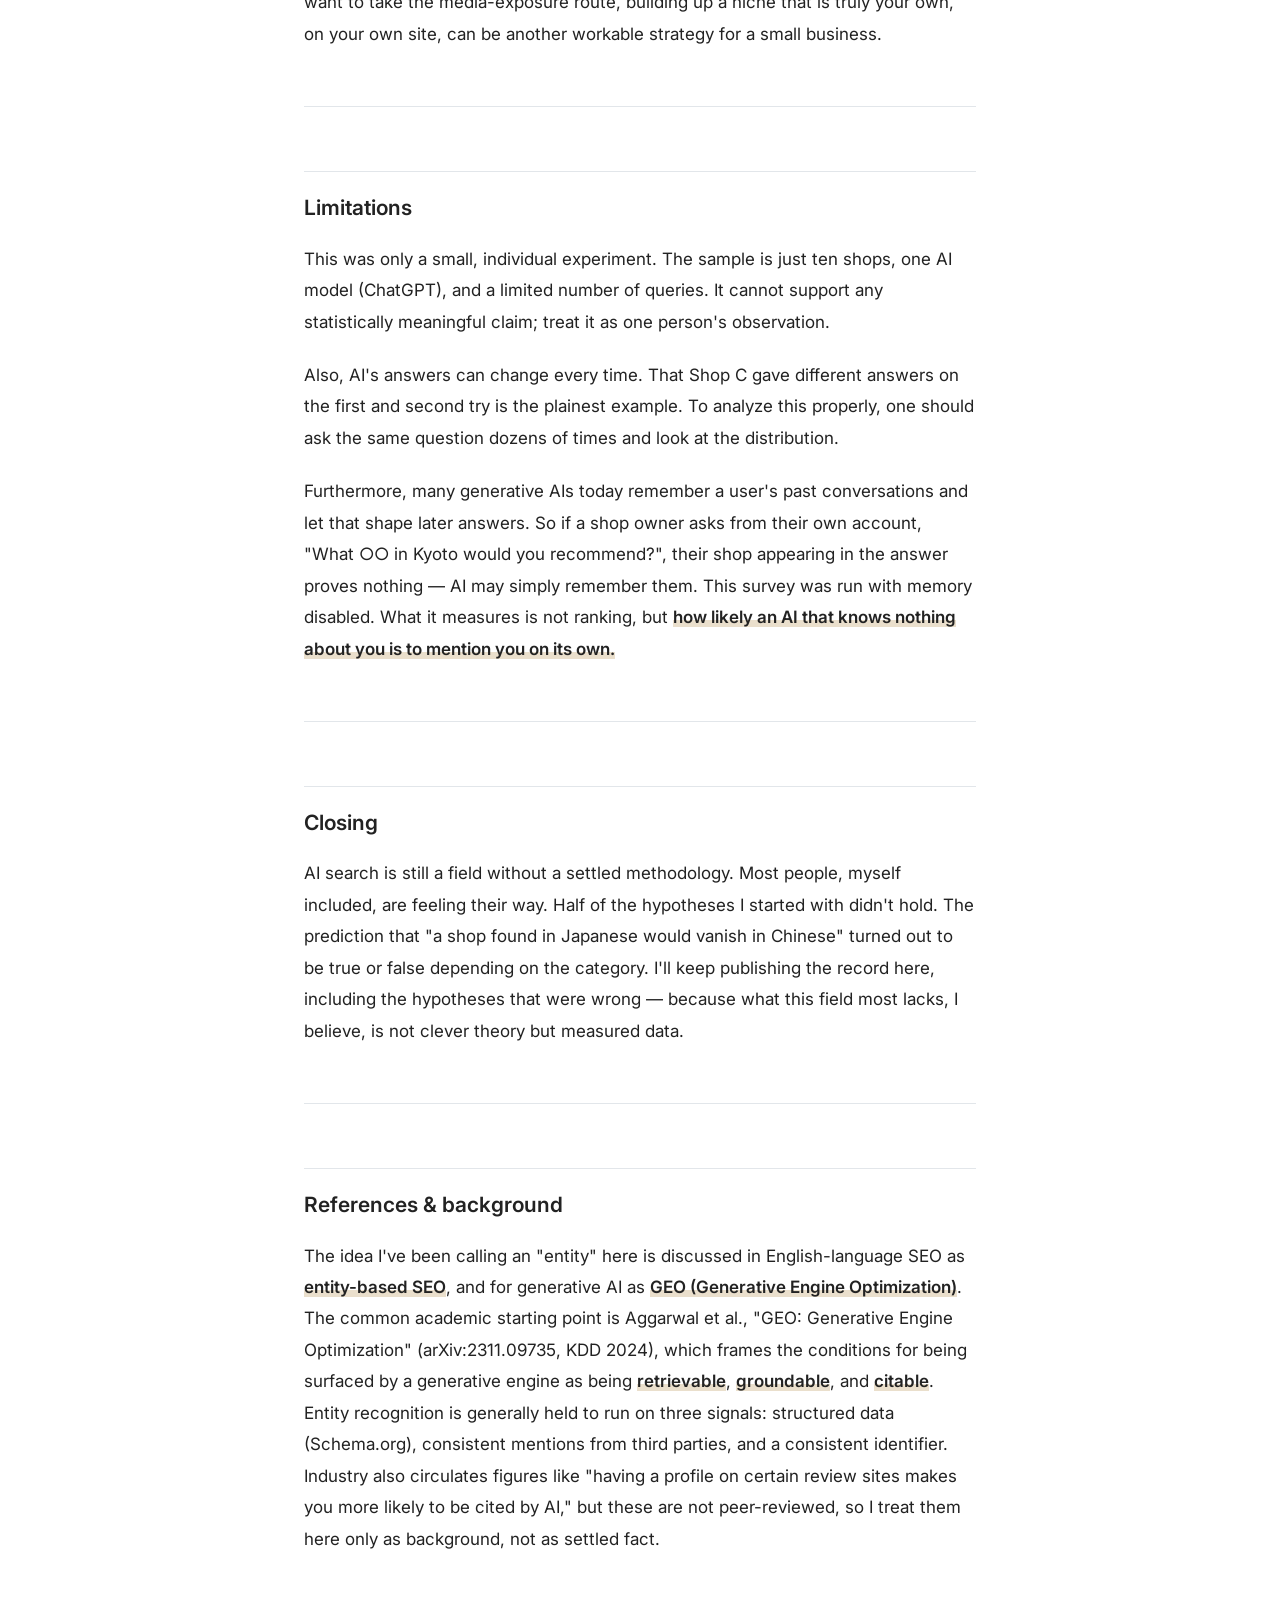
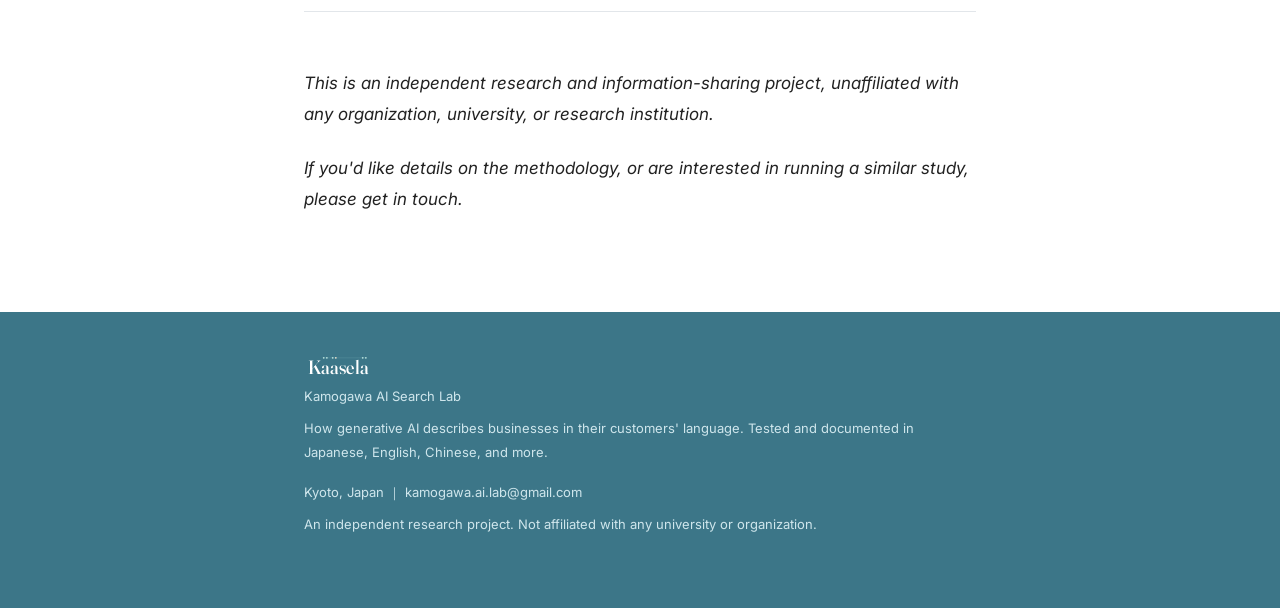
<file: en/reports/kyoto-experience-2026/index.html>
<!DOCTYPE html>
<html lang="en">
<head>
<meta charset="utf-8">
<meta name="viewport" content="width=device-width, initial-scale=1">
<title>It had great Google reviews. The AI said it didn't exist.｜Kääselä</title>
<meta name="description" content="Ten cultural-experience businesses in Kyoto, queried in Japanese, English, Traditional and Simplified Chinese. A shop with 4.9 stars and 500+ Google reviews was told 'not found' by AI and described as a different business. The difference wasn't size or review count.">
<link rel="canonical" href="https://kaasela.com/en/reports/kyoto-experience-2026/">
<link rel="alternate" hreflang="ja"      href="https://kaasela.com/reports/kyoto-experience-2026/">
<link rel="alternate" hreflang="en"      href="https://kaasela.com/en/reports/kyoto-experience-2026/">
<link rel="alternate" hreflang="zh-Hans" href="https://kaasela.com/zh-cn/reports/kyoto-experience-2026/">
<link rel="alternate" hreflang="zh-Hant" href="https://kaasela.com/zh-tw/reports/kyoto-experience-2026/">
<link rel="alternate" hreflang="x-default" href="https://kaasela.com/reports/kyoto-experience-2026/">
<meta property="og:type" content="article">
<meta property="og:title" content="It had great Google reviews. The AI said it didn't exist.">
<meta property="og:description" content="Ten Kyoto experience businesses, queried in four languages. What I found.">
<meta property="og:url" content="https://kaasela.com/en/reports/kyoto-experience-2026/">
<meta property="og:locale" content="en">
<meta name="twitter:card" content="summary_large_image">
<link rel="stylesheet" href="/assets/style.css">
<link rel="icon" type="image/svg+xml" href="/assets/kaasela-favicon.svg">
<script type="application/ld+json">
{
  "@context": "https://schema.org",
  "@type": "Article",
  "headline": "It had great Google reviews. The AI said it didn't exist.",
  "alternativeHeadline": "Ten Kyoto experience businesses, queried in Japanese, English, Traditional and Simplified Chinese",
  "description": "An empirical look at how generative AI answers about ten Kyoto cultural-experience businesses across four languages. A shop with 500+ reviews was declared nonexistent and described as a different business.",
  "datePublished": "2026-07-14",
  "dateModified": "2026-07-16",
  "inLanguage": "en",
  "url": "https://kaasela.com/en/reports/kyoto-experience-2026/",
  "mainEntityOfPage": "https://kaasela.com/en/reports/kyoto-experience-2026/",
  "author": { "@id": "https://kaasela.com/#organization" },
  "publisher": { "@id": "https://kaasela.com/#organization" },
  "about": [
    "Business visibility in generative AI search",
    "GEO (Generative Engine Optimization)",
    "LLMO",
    "Entity design",
    "Kyoto tourism businesses"
  ],
  "keywords": "AI search, generative AI, ChatGPT, GEO, LLMO, Kyoto, tourism, multilingual, entity"
}
</script>
</head>
<body>
<header>
  <div class="wrap">
    <a class="brand" href="/en/">
      <svg class="brand-wm" viewBox="10 4 336 116" role="img" aria-label="Kääselä"><title>Kääselä</title><g stroke="#7CB7B0" stroke-width="0.9" fill="none" opacity="0.6"><path d="M98 30 L112 30"/><path d="M112 30 L138 30"/><path d="M138 30 L152 30"/><path d="M152 30 L272 30"/><path d="M272 30 L286 30"/></g><text class="wm-t" x="26" y="104" font-size="86" font-weight="500" fill="#222222" letter-spacing="1">Kaasela</text><g><circle cx="98" cy="30" r="4" fill="#4A90A4"/><circle cx="112" cy="30" r="4" fill="#4A90A4"/><circle cx="138" cy="30" r="4" fill="#4A90A4"/><circle cx="152" cy="30" r="4" fill="#EADFCC"/><circle cx="272" cy="30" r="4" fill="#4A90A4"/><circle cx="286" cy="30" r="4" fill="#4A90A4"/></g></svg>
      <span>Kamogawa AI Search Lab</span>
    </a>
    <nav>
      <details class="lang-menu">
        <summary>English</summary>
        <div class="lang-list">
          <a href="/reports/kyoto-experience-2026/"        hreflang="ja">日本語</a>
          <a href="/en/reports/kyoto-experience-2026/"     hreflang="en" aria-current="true">English</a>
          <a href="/zh-tw/reports/kyoto-experience-2026/"  hreflang="zh-Hant">繁體中文</a>
          <a href="/zh-cn/reports/kyoto-experience-2026/"  hreflang="zh-Hans">简体中文</a>
        </div>
      </details>
    </nav>
  </div>
</header>

<main class="wrap">
  <article>
    <h1>It had great Google reviews.<br>The AI said it didn't exist.</h1>
    <p class="lede">——Ten Kyoto experience businesses, queried in Japanese, English, Traditional and Simplified Chinese</p>
    <p class="meta">July 14, 2026 ｜ Kääselä</p>

<p>A kimono-rental shop with 4.9 stars and over 500 reviews on Google Maps. When you type its name into ChatGPT and ask for details, the answer comes back: "I couldn't find that shop." It then recommends a different business with a similar name.</p>
<p>Meanwhile, a small tea room with only half as many reviews (272) had its prices and durations quoted back word-for-word.</p>
<p>In the age of AI, how does a business actually reach its customers? This report gathers what I found by asking AI about ten cultural-experience businesses in Kyoto, across four languages: Japanese, English, Traditional Chinese, and Simplified Chinese.</p>

<hr>
<h2>[Named queries: four outcomes] How AI understands your business</h2>
<p>Across this survey, AI's handling of a business fell into one of four types.</p>

<h3>A｜Understood correctly</h3>
<p><strong>Shop A｜Tea ceremony · Kiyomizu area</strong></p>
<p>Ask "What does Shop A cost, and how long does it take?" and AI lists the price and duration of all three plans — and even notes the policy for guests with young children. All of it accurate. Every citation traced back to the shop's own official website.</p>
<p>I had originally assumed that asking in different languages would produce different answers. But for named queries about a specific shop, that didn't happen. Shop A has no Chinese-language page at all, yet asking in Traditional Chinese returned the same accuracy. The reason is simple: AI reads the facts on the Japanese official site and translates them into Traditional Chinese itself. In other words, what matters isn't a "multilingual website," but "facts that AI can read and cite."</p>
<p>This is a small tea room, with little presence on social media. Yet what it hands to AI is complete — so foreign visitors are unlikely to be misled about it.</p>

<h3>B｜Details fabricated</h3>
<p><strong>Shop B｜Tea ceremony</strong></p>
<p>AI recognized this shop. Its address, opening hours, and overall rating were all correct. But ask about the price, and the information started to thin out; as for the duration, AI wrote this:</p>
<blockquote>
<p>Experience time (most plans run about 60–90 minutes)</p>
</blockquote>
<p>Checked afterward, that number had no source. AI had guessed it from the going rate at other tea-ceremony shops and filled in the blank.</p>
<p>More telling: in the same answer, AI lined Shop B up alongside other tea-ceremony experiences and offered, "I can compare the differences between them for you if you'd like." In AI's eyes, Shop B is merely "one of many tea-ceremony experiences."</p>
<p>This is the state hardest for an owner to notice. The name shows up. The address is right. So it's easy to assume nothing is wrong. But the content describing the shop was invented by AI.</p>

<h3>C｜Declared "nonexistent"</h3>
<p><strong>Shop C｜Kimono rental</strong></p>
<p>A 4.9 Google rating and over 500 reviews (figures as of July 2026), with strong marks from foreign visitors. Yet hand the name to ChatGPT and this is what comes back:</p>
<blockquote>
<p>I couldn't confirm a shop called "(Shop C's name)."</p>
</blockquote>
<p>It then recommended two other shops with similar names. Ask in Traditional Chinese, and the answer was even blunter:</p>
<blockquote>
<p>There is no shop by that name in Kyoto.</p>
</blockquote>
<p>Over five hundred glowing reviews — and to AI, it was as if they didn't exist.</p>

<h3>D｜Absorbed into another business</h3>
<p>I asked the same shop the same question again. This time the answer changed:</p>
<blockquote>
<p>You probably mean (another shop's name). Rated 5.0, with over 1,600 reviews — very well regarded.</p>
</blockquote>
<p>But that is a different company. Also in Kyoto, with a name one character apart, and with its own official website. In other words, unable to find Shop C, AI simply treated it as a different shop with a similar name and a fuller profile.</p>
<p>Note that AI's own words were "you probably mean" — it wasn't sure either. The same question producing two contradictory answers is the clearest evidence. AI doesn't <em>know</em> Shop C; it just lacks enough basis to judge, so every time it guesses.</p>
<p>Here's what's frightening: Shop C's five hundred-plus positive reviews may right now be driving traffic to a competitor — and the shop itself has no way of knowing.</p>

<p>What separated these four outcomes was not size.</p>
<table>
<thead>
<tr><th>Shop</th><th>Reviews</th><th>AI's response</th></tr>
</thead>
<tbody>
<tr><td>Shop C (kimono)</td><td>518</td><td>declared nonexistent / confused with another shop</td></tr>
<tr><td>Shop A (tea ceremony)</td><td>272</td><td>everything from prices to visitor notes stated accurately</td></tr>
</tbody>
</table>
<p>The shop with more reviews was the one AI couldn't see.</p>

<hr>
<h2>[Two directions of the source] Named queries need your own voice; discovery queries need other people's</h2>
<p>The real difference lies in where each shop puts its information. Let me add one more shop, E, for comparison. Shop E has no official website of its own — only a page on a booking-SaaS platform — and yet AI still recognized it.</p>
<table>
<thead>
<tr><th>Shop</th><th>Where the info lives</th><th>Subject of the page</th><th>AI result</th></tr>
</thead>
<tbody>
<tr><td>Shop A</td><td>Official site (JA / ZH)</td><td>Shop A</td><td>cited accurately</td></tr>
<tr><td>Shop E</td><td>Booking-SaaS page</td><td>Shop E</td><td>recognized and cited</td></tr>
<tr><td>Shop B</td><td>Free CMS page</td><td>Shop B</td><td>recognized but not cited</td></tr>
<tr><td>Shop C</td><td><strong>Booking-platform product page</strong></td><td><strong>the platform</strong></td><td><strong>fails to form an entity</strong></td></tr>
</tbody>
</table>
<p>What was registered as Shop C's "official site" was just a product page on a booking platform. But the subject of that page is the platform, not Shop C. So in AI's eyes, Shop C isn't a shop — it's one product listing inside some booking website.</p>
<p>From this, one important principle emerges:</p>
<blockquote>
<p><strong>What AI recognizes is an "entity," not keywords and not a mere web page. Only content that speaks with itself as the subject, in a form that can be cited, becomes an entity AI can recognize.</strong></p>
</blockquote>
<p>By this measure, Shop C never became an "entity," because it exists only as a product inside a platform. This does not mean every shop must build its own website — having an independent domain is not the point. Shop E has only a SaaS page, but because the subject of that page is Shop E, AI could treat it as a shop. What AI needs is <strong>your own voice, in a form that can be cited.</strong></p>

<h3>But AI changes where it looks depending on how you ask</h3>
<p>This — beyond the "does language matter" question raised earlier — was one of the most notable findings this time.</p>
<p>When you ask directly, "What kind of shop is Shop A?", AI almost always cites the official website. Prices, plans, durations — all from the shop's own content.</p>
<p>But switch to a discovery-type question, "Any recommended tea-ceremony experiences in Kyoto?", and the sources change completely:</p>
<ul>
<li>Large travel guides (Lonely Planet, etc.)</li>
<li>Official tourism sites (Kyoto City, the Japan National Tourism Organization)</li>
<li>"Top N picks" articles aimed at inbound travelers</li>
<li>Reddit</li>
</ul>
<p>Hardly any business's official website was cited at all.</p>
<table>
<thead>
<tr><th>Type of question</th><th>Where AI looks</th><th>Where to invest</th></tr>
</thead>
<tbody>
<tr><td>Named ("What kind of shop is ○○?")</td><td>your official site</td><td>here, if you want to be described correctly</td></tr>
<tr><td>Discovery ("Any recommended ○○ in Kyoto?")</td><td>third-party articles, aggregator sites</td><td>here, if you want to be found in the first place</td></tr>
</tbody>
</table>
<p>These are two entirely different problems. Polishing your official site is about being understood correctly once someone already knows your name. But when someone simply asks "What tea-ceremony experiences are there in Kyoto?", what AI actually looks at is <strong>whether other people have mentioned you.</strong></p>

<hr>
<h2>[Scope] The winner differs by language — but it depends on the category</h2>
<p>Asking the same "Please recommend a XX experience in Kyoto" in four languages produced opposite results across different categories.</p>

<h3>Tea ceremony: the same three shops in all four languages</h3>
<p>Japanese, English, Traditional Chinese, Simplified Chinese — whichever language you ask in, AI recommends essentially the same three shops. The difference between languages is very small.</p>

<h3>Kimono: not a single shop appeared in all four languages</h3>
<table>
<thead>
<tr><th>Shop</th><th style="text-align:center;">JA</th><th style="text-align:center;">EN</th><th style="text-align:center;">ZH-Hant</th><th style="text-align:center;">ZH-Hans</th></tr>
</thead>
<tbody>
<tr><td>Shop ①</td><td style="text-align:center;">●</td><td style="text-align:center;">●</td><td style="text-align:center;">●</td><td style="text-align:center;"></td></tr>
<tr><td>Shop ②</td><td style="text-align:center;">●</td><td style="text-align:center;">●</td><td style="text-align:center;">●</td><td style="text-align:center;"></td></tr>
<tr><td>Shop ③</td><td style="text-align:center;"></td><td style="text-align:center;">●</td><td style="text-align:center;">●</td><td style="text-align:center;">●</td></tr>
<tr><td>Shop ④ (the competitor Shop C was confused with)</td><td style="text-align:center;"></td><td style="text-align:center;">●</td><td style="text-align:center;">●</td><td style="text-align:center;">●</td></tr>
<tr><td>Shop ⑤</td><td style="text-align:center;"></td><td style="text-align:center;"></td><td style="text-align:center;">●</td><td style="text-align:center;">●</td></tr>
<tr><td>Shop ⑥</td><td style="text-align:center;">●</td><td style="text-align:center;"></td><td style="text-align:center;"></td><td style="text-align:center;"></td></tr>
<tr><td>Shop ⑦</td><td style="text-align:center;">●</td><td style="text-align:center;"></td><td style="text-align:center;"></td><td style="text-align:center;"></td></tr>
<tr><td>Shop ⑧</td><td style="text-align:center;">●</td><td style="text-align:center;"></td><td style="text-align:center;"></td><td style="text-align:center;"></td></tr>
<tr><td>Shop ⑨</td><td style="text-align:center;"></td><td style="text-align:center;">●</td><td style="text-align:center;"></td><td style="text-align:center;"></td></tr>
<tr><td>Shop ⑩</td><td style="text-align:center;"></td><td style="text-align:center;">●</td><td style="text-align:center;"></td><td style="text-align:center;"></td></tr>
<tr><td>Shop ⑪</td><td style="text-align:center;"></td><td style="text-align:center;">●</td><td style="text-align:center;"></td><td style="text-align:center;"></td></tr>
<tr><td>Shop ⑫</td><td style="text-align:center;"></td><td style="text-align:center;"></td><td style="text-align:center;">●</td><td style="text-align:center;"></td></tr>
<tr><td><strong>Shop ⑬ (industry's largest)</strong></td><td style="text-align:center;"></td><td style="text-align:center;"></td><td style="text-align:center;"></td><td style="text-align:center;"><strong>●</strong></td></tr>
<tr><td>Shop ⑭</td><td style="text-align:center;"></td><td style="text-align:center;"></td><td style="text-align:center;"></td><td style="text-align:center;">●</td></tr>
</tbody>
</table>
<p>Three points stand out.</p>
<p>First, the top three shops recommended in Japanese (⑥, ⑦, ⑧) never appeared once in any of the other three languages.</p>
<p>Second, the industry's largest brand (⑬) surfaced only in Simplified Chinese. Even asking in Japanese, "Which kimono rental in Kyoto would you recommend?", AI won't mention it.</p>
<p>Third, Shop C — the one that couldn't even be identified in the named-query section — scored zero across all four languages, which is why it's absent from the table above. And more cruelly, the competitor AI confused Shop C with appeared in all three of English, Traditional Chinese, and Simplified Chinese.</p>

<h3>Why is the gap this large?</h3>
<p>Look at which media AI cites, and the reason becomes clear.</p>
<table>
<thead>
<tr><th>Language</th><th>Main sources — tea ceremony</th><th>Main sources — kimono</th></tr>
</thead>
<tbody>
<tr><td>Japanese</td><td>japan.travel, japan-atlas, etc.</td><td>着物レンタル比較ナビ (Kimono Rental Hikaku Navi), etc.</td></tr>
<tr><td>English</td><td>Lonely Planet, Reddit, etc.</td><td>Japan Cheapo, etc.</td></tr>
<tr><td>Traditional Chinese</td><td>michi-japan, japan-atlas, etc.</td><td>MATCHA, Japan Cheapo, etc.</td></tr>
<tr><td>Simplified Chinese</td><td>(the same international travel media)</td><td>MATCHA, Japan Cheapo, etc.</td></tr>
</tbody>
</table>
<p>For tea ceremony, every language cites roughly the same set of international travel media — so the recommended shops are the same. Kimono is entirely different. Japanese draws on 着物レンタル比較ナビ (Kimono Rental Hikaku Navi), English on Japan Cheapo, Chinese on MATCHA. Because the articles differ, the recommended shops differ completely.</p>
<blockquote>
<p><strong>Which shop AI recommends is decided by the media that write the "round-up articles" in that language.</strong></p>
</blockquote>
<p>And look closely at these names: japan-atlas, MATCHA, Japan Cheapo, 着物レンタル比較ナビ. None of them are major news outlets. They are mostly affiliate-marketing sites that specialize in "Top 10 ○○ in Kyoto" round-ups. As of July 2026, it is these sites that, in effect, decide what AI recommends.</p>
<p>So for a business, the question "should I invest in multiple languages?" has, for now, no one-size-fits-all answer. At the very least, it has to be judged by testing it for your own category.</p>

<hr>
<h2>[What to do] Two kinds of question, two kinds of solution</h2>
<p>This survey points to four directions.</p>

<h3>① To be described correctly when named → put citable facts out yourself</h3>
<p>Prices, durations, supported languages, whether booking is required — write these as clear, explicit facts on your own official site. That is exactly what Shop A did. What Shop B lacked was precisely this kind of self-description that AI can read accurately. And don't assume that putting it on a booking platform is enough. That means giving up your own voice.</p>

<h3>② To be found → appear in the articles AI reads</h3>
<p>This isn't website work; it's PR and outreach — round-up articles, comparison sites, travel media. There's also one surprising source: Reddit. In English queries, AI repeatedly cited Reddit threads. Few Japanese businesses are paying attention to it.</p>

<h3>③ Where to appear for discovery queries → it varies by category and language, so measure</h3>
<p>For tea ceremony and kimono, the media AI reads were completely different. They differ by category and by language. There's no general answer. For now, the only effective method is to actually test what AI cites in your category and your target language.</p>

<h3>④ A future possibility → own a distinctive niche with your own domain</h3>
<p>We also observed another possibility: shops with their own domain and a clear distinguishing feature (for example, "families with children welcome") were sometimes mentioned by AI even without heavy exposure. Perhaps, if you don't want to take the media-exposure route, building up a niche that is truly your own, on your own site, can be another workable strategy for a small business.</p>

<hr>
<h2>Limitations</h2>
<p>This was only a small, individual experiment. The sample is just ten shops, one AI model (ChatGPT), and a limited number of queries. It cannot support any statistically meaningful claim; treat it as one person's observation.</p>
<p>Also, AI's answers can change every time. That Shop C gave different answers on the first and second try is the plainest example. To analyze this properly, one should ask the same question dozens of times and look at the distribution.</p>
<p>Furthermore, many generative AIs today remember a user's past conversations and let that shape later answers. So if a shop owner asks from their own account, "What ○○ in Kyoto would you recommend?", their shop appearing in the answer proves nothing — AI may simply remember them. This survey was run with memory disabled. What it measures is not ranking, but <strong>how likely an AI that knows nothing about you is to mention you on its own.</strong></p>

<hr>
<h2>Closing</h2>
<p>AI search is still a field without a settled methodology. Most people, myself included, are feeling their way. Half of the hypotheses I started with didn't hold. The prediction that "a shop found in Japanese would vanish in Chinese" turned out to be true or false depending on the category. I'll keep publishing the record here, including the hypotheses that were wrong — because what this field most lacks, I believe, is not clever theory but measured data.</p>

<hr>
<h2>References &amp; background</h2>
<p>The idea I've been calling an "entity" here is discussed in English-language SEO as <strong>entity-based SEO</strong>, and for generative AI as <strong>GEO (Generative Engine Optimization)</strong>. The common academic starting point is Aggarwal et al., "GEO: Generative Engine Optimization" (arXiv:2311.09735, KDD 2024), which frames the conditions for being surfaced by a generative engine as being <strong>retrievable</strong>, <strong>groundable</strong>, and <strong>citable</strong>. Entity recognition is generally held to run on three signals: structured data (Schema.org), consistent mentions from third parties, and a consistent identifier. Industry also circulates figures like "having a profile on certain review sites makes you more likely to be cited by AI," but these are not peer-reviewed, so I treat them here only as background, not as settled fact.</p>

<hr>
<p><em>This is an independent research and information-sharing project, unaffiliated with any organization, university, or research institution.</em></p>
<p><em>If you'd like details on the methodology, or are interested in running a similar study, please get in touch.</em></p>

  </article>
</main>

<footer>
  <div class="wrap">
    <p class="foot-brand"><svg class="foot-wm" viewBox="10 4 336 116" role="img" aria-label="Kääselä"><title>Kääselä</title><g stroke="#9BD0CB" stroke-width="0.9" fill="none" opacity="0.8"><path d="M98 30 L112 30"/><path d="M112 30 L138 30"/><path d="M138 30 L152 30"/><path d="M152 30 L272 30"/><path d="M272 30 L286 30"/></g><text class="wm-t" x="26" y="104" font-size="86" font-weight="500" fill="#FFFFFF" letter-spacing="1">Kaasela</text><g><circle cx="98" cy="30" r="4" fill="#B7E0DB"/><circle cx="112" cy="30" r="4" fill="#B7E0DB"/><circle cx="138" cy="30" r="4" fill="#B7E0DB"/><circle cx="152" cy="30" r="4" fill="#EADFCC"/><circle cx="272" cy="30" r="4" fill="#B7E0DB"/><circle cx="286" cy="30" r="4" fill="#B7E0DB"/></g></svg></p>
    <p>Kamogawa AI Search Lab</p>
    <p>How generative AI describes businesses in their customers' language. Tested and documented in Japanese, English, Chinese, and more.</p>
    <p style="margin-top:16px">Kyoto, Japan ｜ kamogawa.ai.lab@gmail.com</p>
    <p>An independent research project. Not affiliated with any university or organization.</p>
  </div>
</footer>

<script src="/assets/site.js" defer></script>

</body>
</html>
</file>
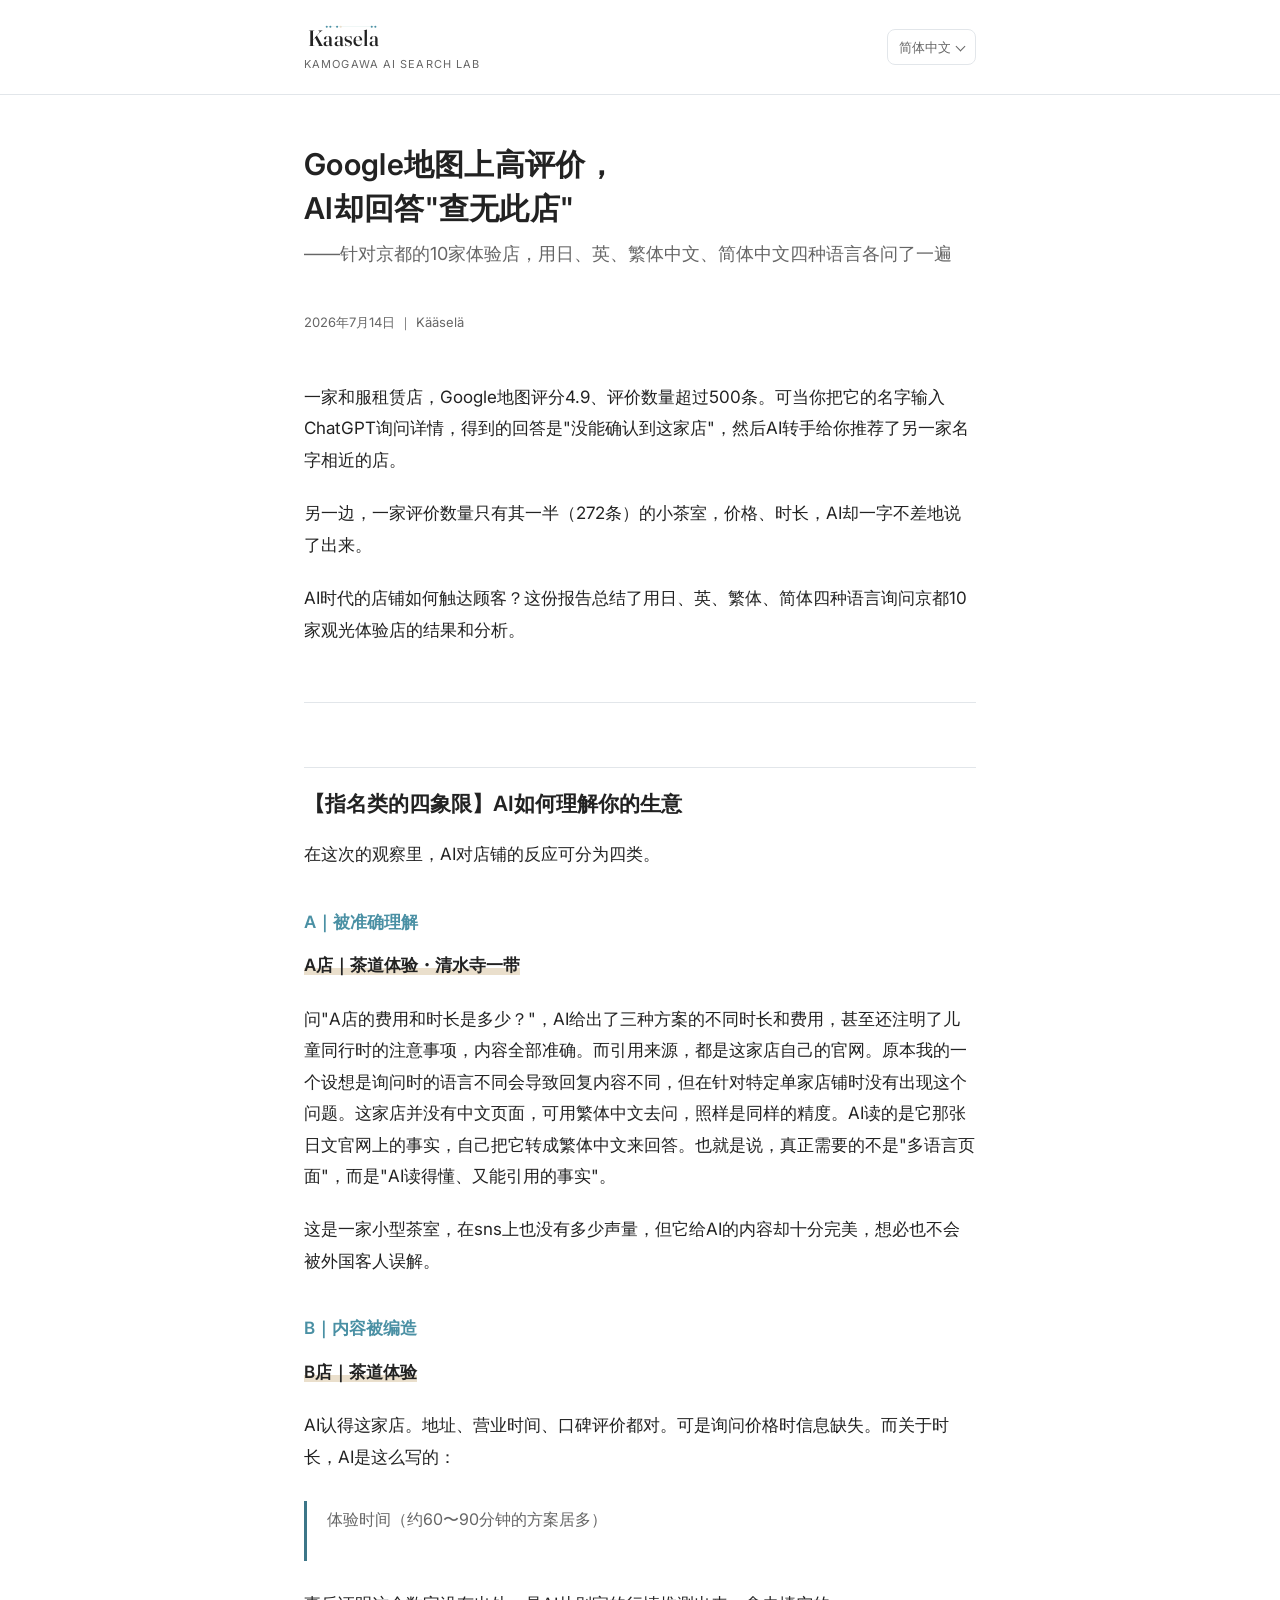
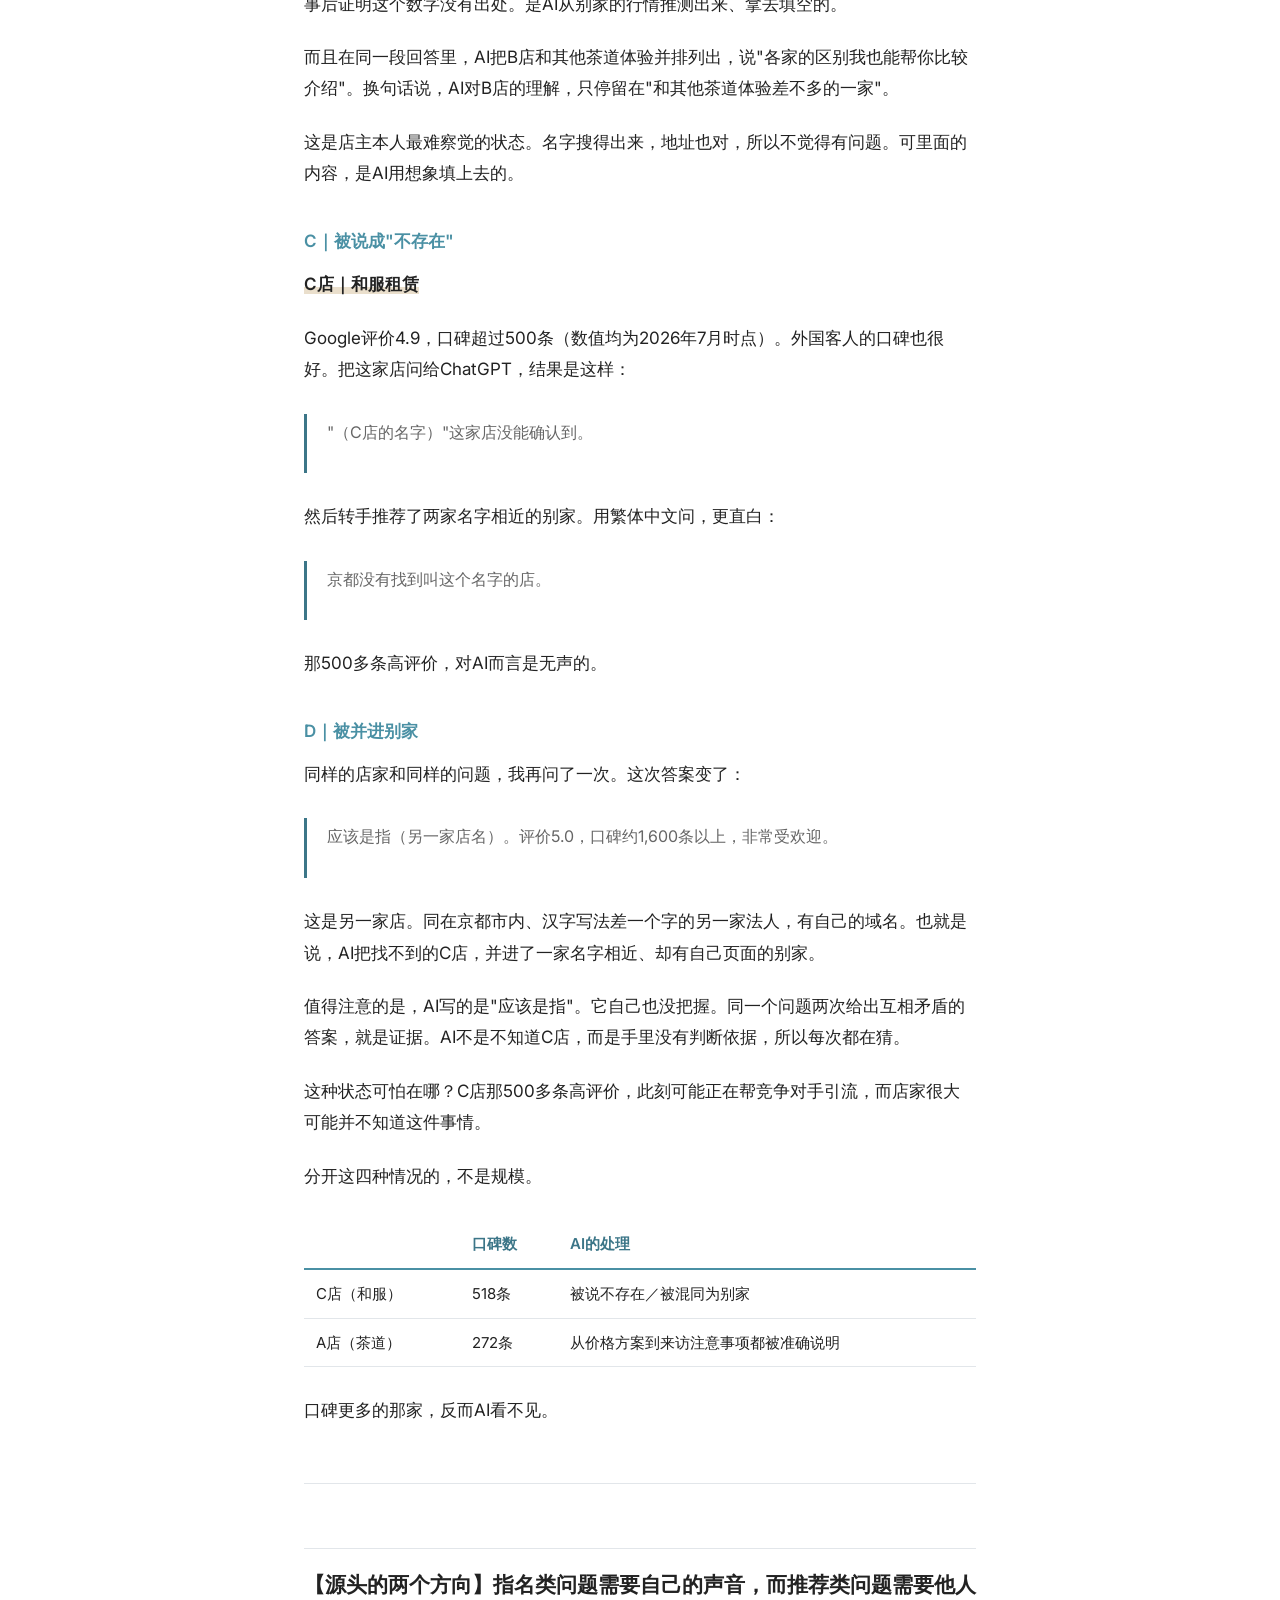
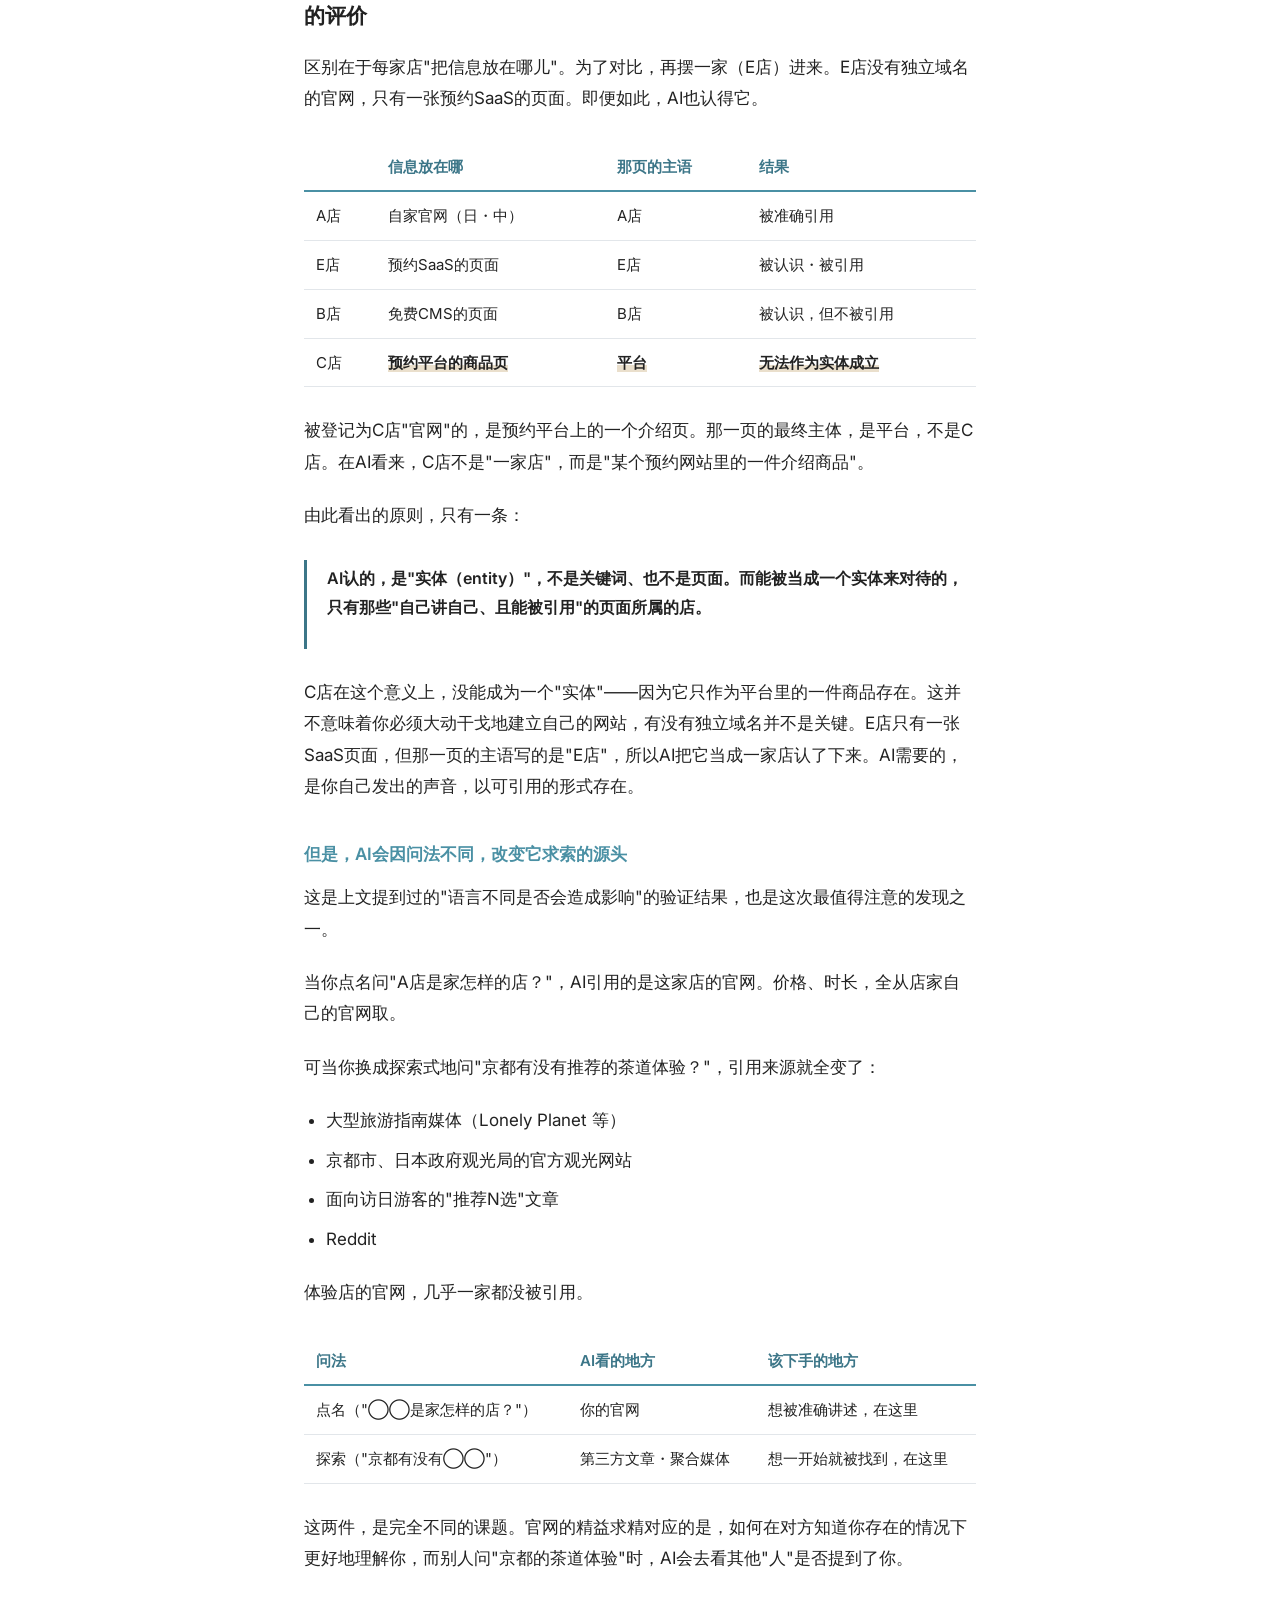
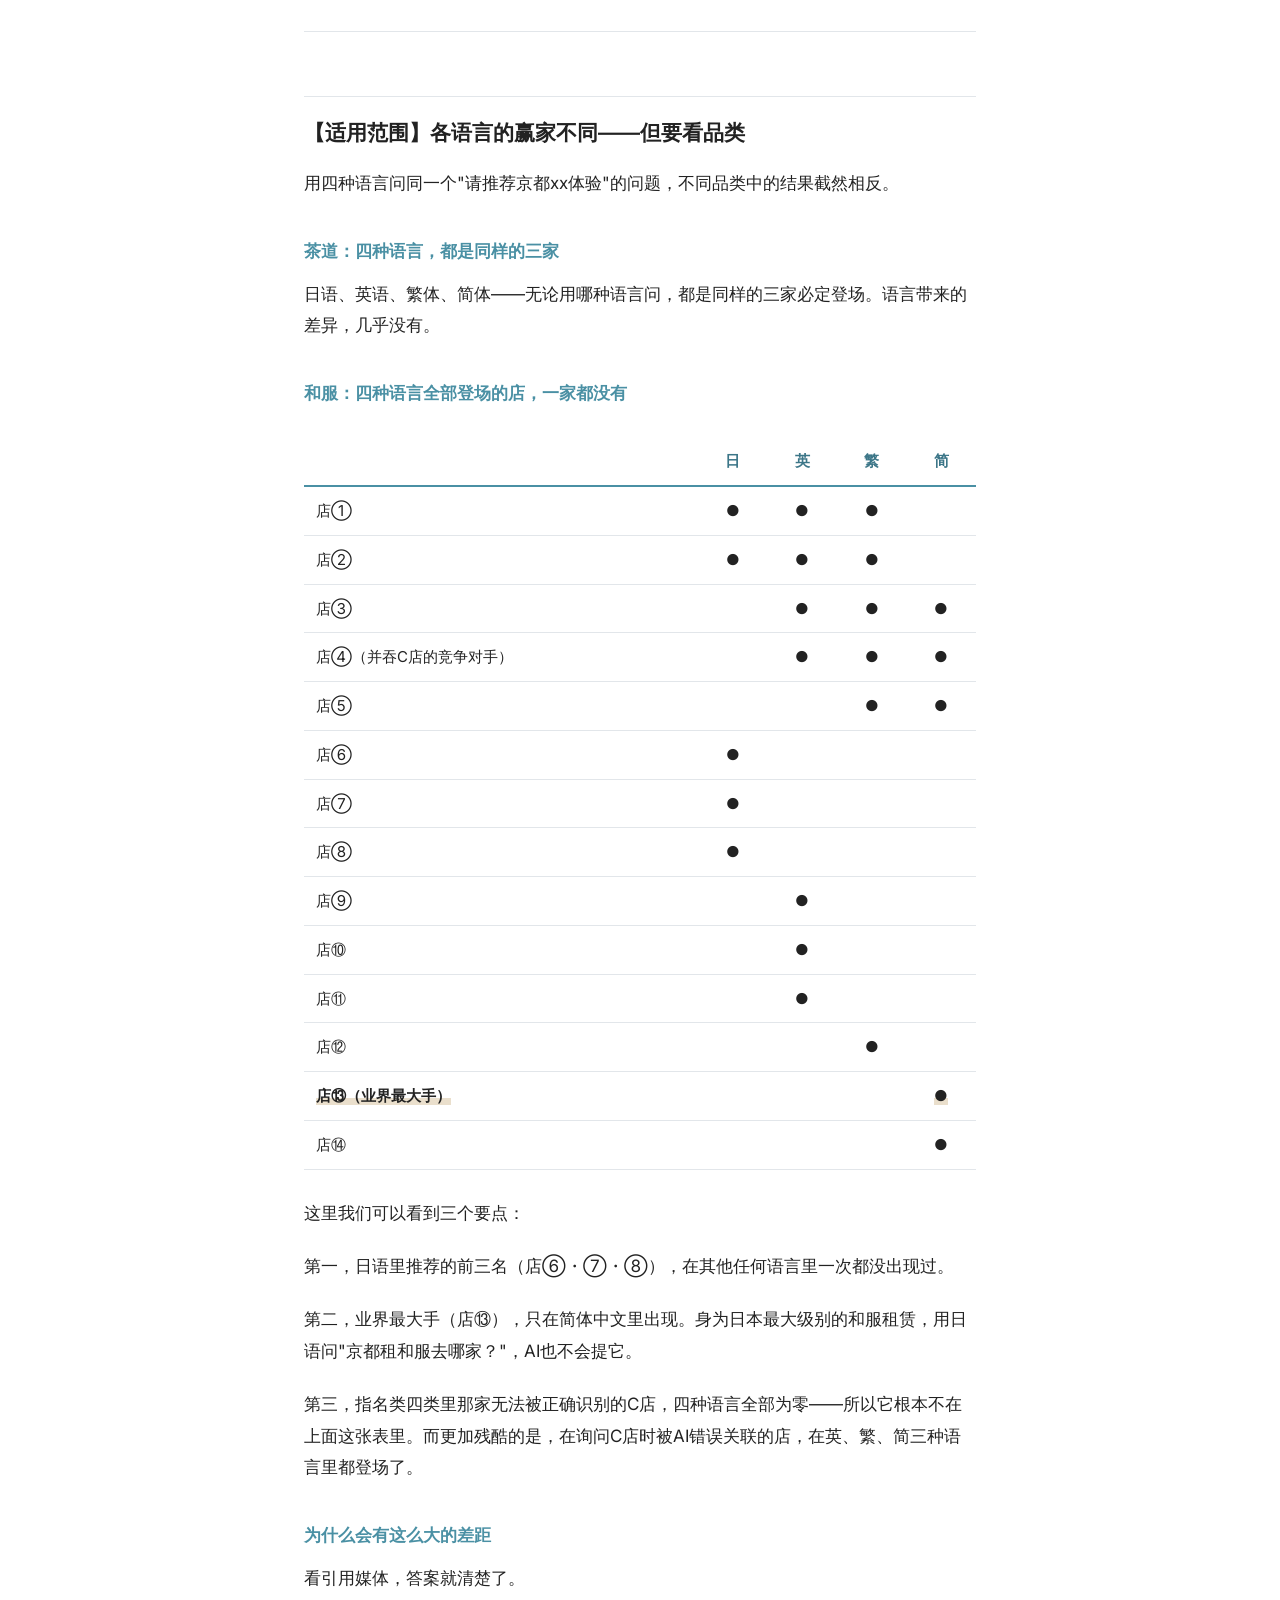
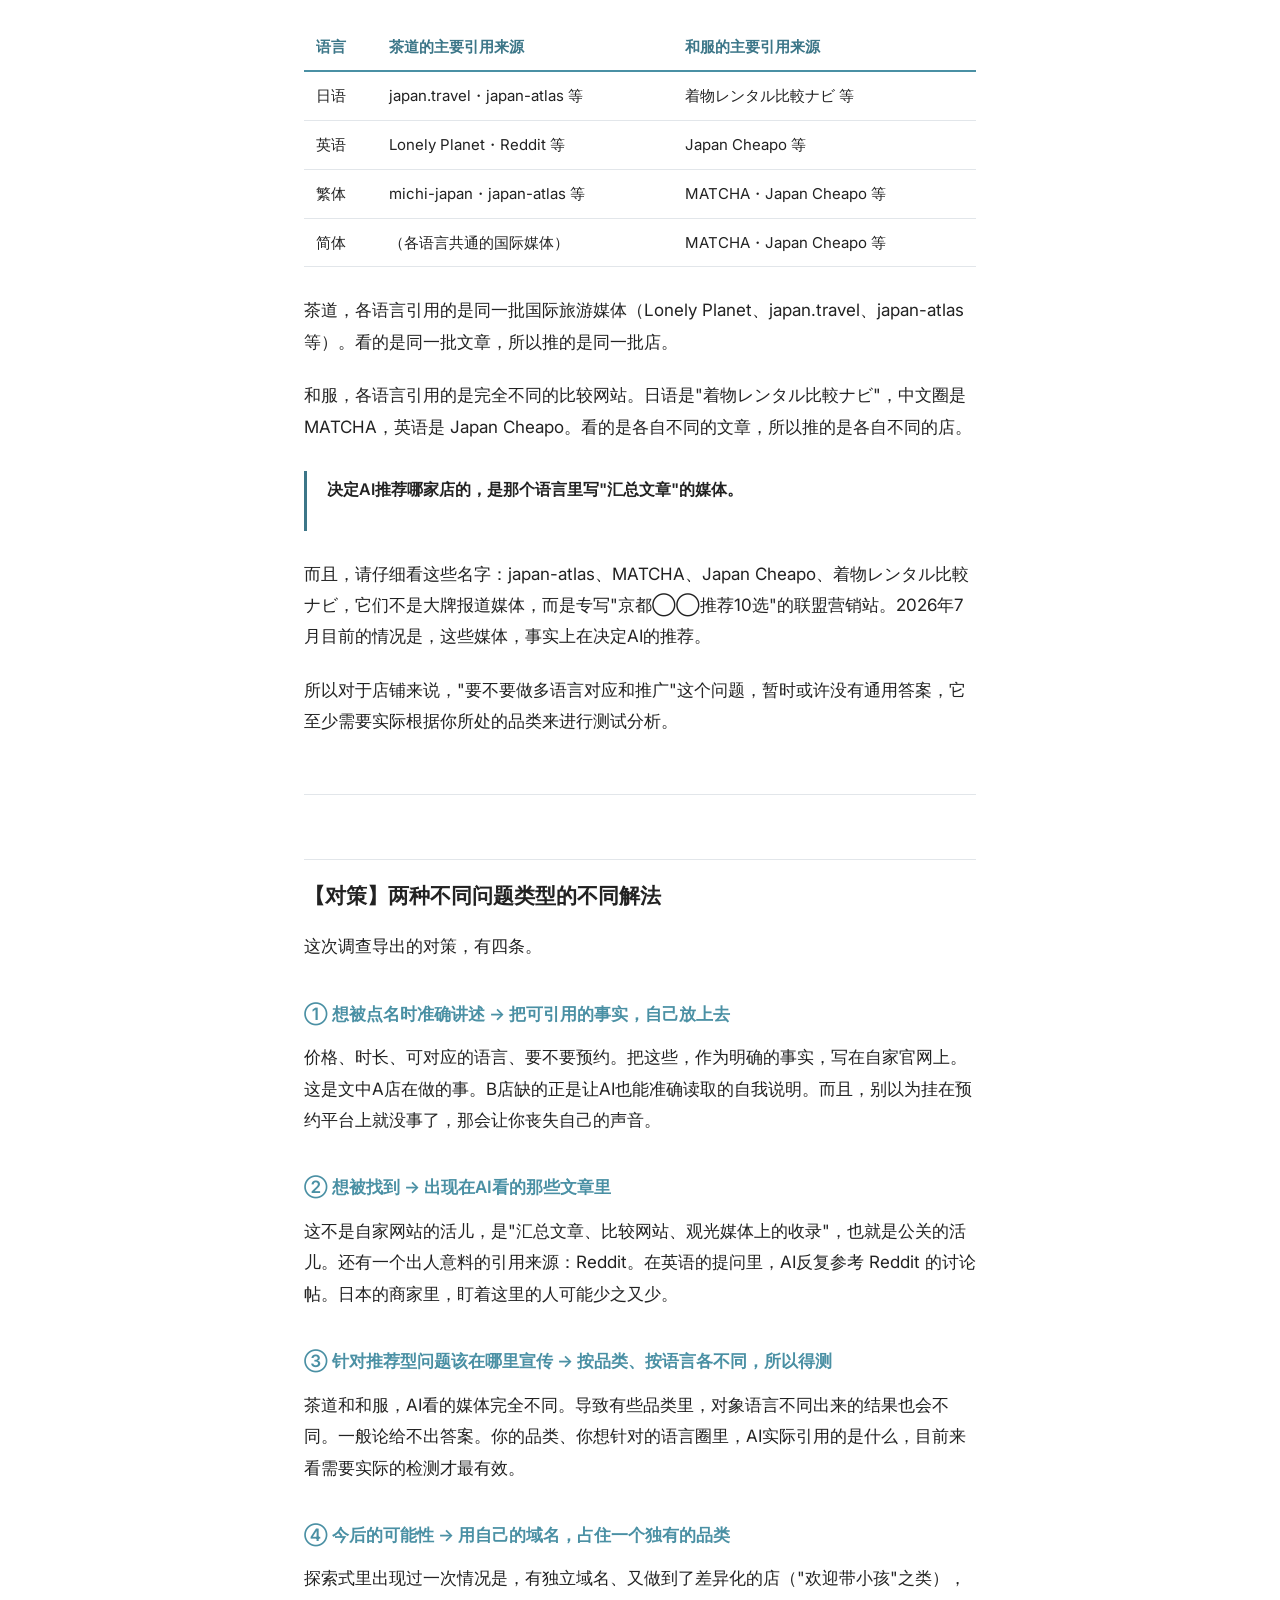
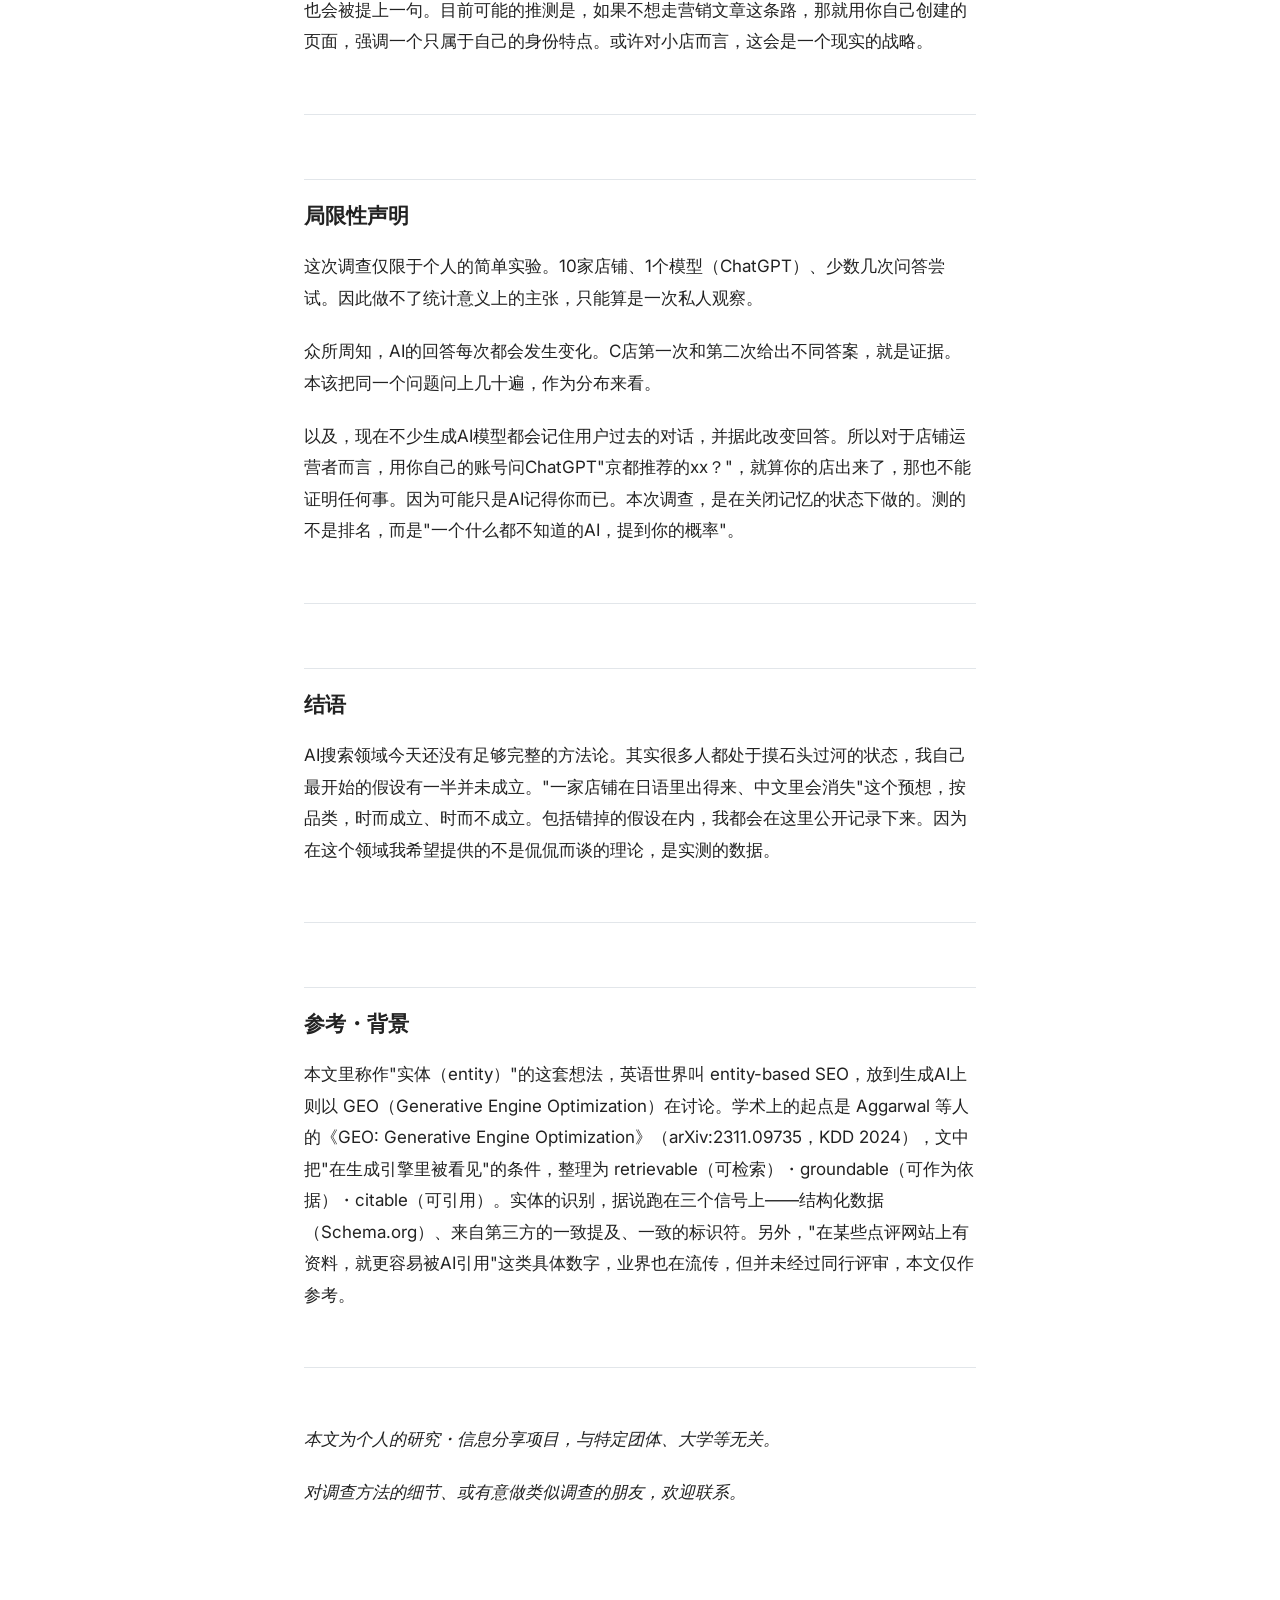
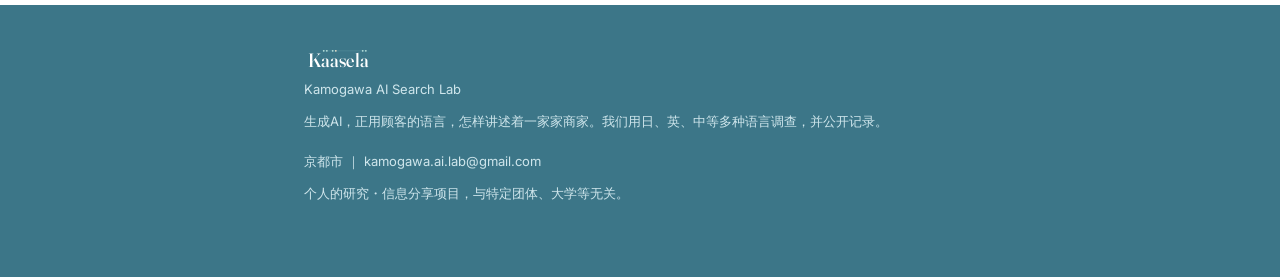
<file: zh-cn/reports/kyoto-experience-2026/index.html>
<!DOCTYPE html>
<html lang="zh-Hans">
<head>
<meta charset="utf-8">
<meta name="viewport" content="width=device-width, initial-scale=1">
<title>Google地图上高评价，AI却回答"查无此店"｜Kääselä</title>
<meta name="description" content="把京都的10家体验店，用日、英、繁体、简体四种语言各问了一遍。Google地图上评分4.9、评价超500条的人气店，AI却回答"查无此店"，还把它当成别家介绍。区别不在规模，也不在评价数。">
<link rel="canonical" href="https://kaasela.com/zh-cn/reports/kyoto-experience-2026/">
<link rel="alternate" hreflang="ja"      href="https://kaasela.com/reports/kyoto-experience-2026/">
<link rel="alternate" hreflang="en"      href="https://kaasela.com/en/reports/kyoto-experience-2026/">
<link rel="alternate" hreflang="zh-Hans" href="https://kaasela.com/zh-cn/reports/kyoto-experience-2026/">
<link rel="alternate" hreflang="zh-Hant" href="https://kaasela.com/zh-tw/reports/kyoto-experience-2026/">
<link rel="alternate" hreflang="x-default" href="https://kaasela.com/reports/kyoto-experience-2026/">
<meta property="og:type" content="article">
<meta property="og:title" content="Google地图上高评价，AI却回答"查无此店"">
<meta property="og:description" content="把京都的10家体验店，用四种语言各问了一遍。">
<meta property="og:url" content="https://kaasela.com/zh-cn/reports/kyoto-experience-2026/">
<meta property="og:locale" content="zh_CN">
<meta name="twitter:card" content="summary_large_image">
<link rel="stylesheet" href="/assets/style.css">
<link rel="icon" type="image/svg+xml" href="/assets/kaasela-favicon.svg">
<script type="application/ld+json">
{
  "@context": "https://schema.org",
  "@type": "Article",
  "headline": "Google地图上高评价，AI却回答"查无此店"",
  "alternativeHeadline": "把京都的10家体验店，用日、英、繁体、简体四种语言各问了一遍",
  "description": "把京都的10家体验店，用四种语言各问了一遍。评价超500条的人气店被AI回答"查无此店"，并被当成别家介绍。",
  "datePublished": "2026-07-14",
  "dateModified": "2026-07-16",
  "inLanguage": "zh-Hans",
  "url": "https://kaasela.com/zh-cn/reports/kyoto-experience-2026/",
  "mainEntityOfPage": "https://kaasela.com/zh-cn/reports/kyoto-experience-2026/",
  "author": { "@id": "https://kaasela.com/#organization" },
  "publisher": { "@id": "https://kaasela.com/#organization" },
  "about": [
    "生成式AI搜索中商家的可见性",
    "GEO (Generative Engine Optimization)",
    "LLMO",
    "实体设计",
    "京都的观光商家"
  ],
  "keywords": "AI搜索, 生成式AI, ChatGPT, GEO, LLMO, 京都, 观光, 多语言, 实体"
}
</script>
</head>
<body>
<header>
  <div class="wrap">
    <a class="brand" href="/zh-cn/">
      <svg class="brand-wm" viewBox="10 4 336 116" role="img" aria-label="Kääselä"><title>Kääselä</title><g stroke="#7CB7B0" stroke-width="0.9" fill="none" opacity="0.6"><path d="M98 30 L112 30"/><path d="M112 30 L138 30"/><path d="M138 30 L152 30"/><path d="M152 30 L272 30"/><path d="M272 30 L286 30"/></g><text class="wm-t" x="26" y="104" font-size="86" font-weight="500" fill="#222222" letter-spacing="1">Kaasela</text><g><circle cx="98" cy="30" r="4" fill="#4A90A4"/><circle cx="112" cy="30" r="4" fill="#4A90A4"/><circle cx="138" cy="30" r="4" fill="#4A90A4"/><circle cx="152" cy="30" r="4" fill="#EADFCC"/><circle cx="272" cy="30" r="4" fill="#4A90A4"/><circle cx="286" cy="30" r="4" fill="#4A90A4"/></g></svg>
      <span>Kamogawa AI Search Lab</span>
    </a>
    <nav>
      <details class="lang-menu">
        <summary>简体中文</summary>
        <div class="lang-list">
          <a href="/reports/kyoto-experience-2026/"        hreflang="ja">日本語</a>
          <a href="/en/reports/kyoto-experience-2026/"     hreflang="en">English</a>
          <a href="/zh-tw/reports/kyoto-experience-2026/"  hreflang="zh-Hant">繁體中文</a>
          <a href="/zh-cn/reports/kyoto-experience-2026/"  hreflang="zh-Hans" aria-current="true">简体中文</a>
        </div>
      </details>
    </nav>
  </div>
</header>

<main class="wrap">
  <article>
    <h1>Google地图上高评价，<br>AI却回答"查无此店"</h1>
    <p class="lede">——针对京都的10家体验店，用日、英、繁体中文、简体中文四种语言各问了一遍</p>
    <p class="meta">2026年7月14日 ｜ Kääselä</p>

<p>一家和服租赁店，Google地图评分4.9、评价数量超过500条。可当你把它的名字输入ChatGPT询问详情，得到的回答是"没能确认到这家店"，然后AI转手给你推荐了另一家名字相近的店。</p>
<p>另一边，一家评价数量只有其一半（272条）的小茶室，价格、时长，AI却一字不差地说了出来。</p>
<p>AI时代的店铺如何触达顾客？这份报告总结了用日、英、繁体、简体四种语言询问京都10家观光体验店的结果和分析。</p>

<hr>
<h2>【指名类的四象限】AI如何理解你的生意</h2>
<p>在这次的观察里，AI对店铺的反应可分为四类。</p>

<h3>A｜被准确理解</h3>
<p><strong>A店｜茶道体验・清水寺一带</strong></p>
<p>问"A店的费用和时长是多少？"，AI给出了三种方案的不同时长和费用，甚至还注明了儿童同行时的注意事项，内容全部准确。而引用来源，都是这家店自己的官网。原本我的一个设想是询问时的语言不同会导致回复内容不同，但在针对特定单家店铺时没有出现这个问题。这家店并没有中文页面，可用繁体中文去问，照样是同样的精度。AI读的是它那张日文官网上的事实，自己把它转成繁体中文来回答。也就是说，真正需要的不是"多语言页面"，而是"AI读得懂、又能引用的事实"。</p>
<p>这是一家小型茶室，在sns上也没有多少声量，但它给AI的内容却十分完美，想必也不会被外国客人误解。</p>

<h3>B｜内容被编造</h3>
<p><strong>B店｜茶道体验</strong></p>
<p>AI认得这家店。地址、营业时间、口碑评价都对。可是询问价格时信息缺失。而关于时长，AI是这么写的：</p>
<blockquote>
<p>体验时间（约60〜90分钟的方案居多）</p>
</blockquote>
<p>事后证明这个数字没有出处。是AI从别家的行情推测出来、拿去填空的。</p>
<p>而且在同一段回答里，AI把B店和其他茶道体验并排列出，说"各家的区别我也能帮你比较介绍"。换句话说，AI对B店的理解，只停留在"和其他茶道体验差不多的一家"。</p>
<p>这是店主本人最难察觉的状态。名字搜得出来，地址也对，所以不觉得有问题。可里面的内容，是AI用想象填上去的。</p>

<h3>C｜被说成"不存在"</h3>
<p><strong>C店｜和服租赁</strong></p>
<p>Google评价4.9，口碑超过500条（数值均为2026年7月时点）。外国客人的口碑也很好。把这家店问给ChatGPT，结果是这样：</p>
<blockquote>
<p>"（C店的名字）"这家店没能确认到。</p>
</blockquote>
<p>然后转手推荐了两家名字相近的别家。用繁体中文问，更直白：</p>
<blockquote>
<p>京都没有找到叫这个名字的店。</p>
</blockquote>
<p>那500多条高评价，对AI而言是无声的。</p>

<h3>D｜被并进别家</h3>
<p>同样的店家和同样的问题，我再问了一次。这次答案变了：</p>
<blockquote>
<p>应该是指（另一家店名）。评价5.0，口碑约1,600条以上，非常受欢迎。</p>
</blockquote>
<p>这是另一家店。同在京都市内、汉字写法差一个字的另一家法人，有自己的域名。也就是说，AI把找不到的C店，并进了一家名字相近、却有自己页面的别家。</p>
<p>值得注意的是，AI写的是"应该是指"。它自己也没把握。同一个问题两次给出互相矛盾的答案，就是证据。AI不是不知道C店，而是手里没有判断依据，所以每次都在猜。</p>
<p>这种状态可怕在哪？C店那500多条高评价，此刻可能正在帮竞争对手引流，而店家很大可能并不知道这件事情。</p>

<p>分开这四种情况的，不是规模。</p>
<table>
<thead>
<tr><th></th><th>口碑数</th><th>AI的处理</th></tr>
</thead>
<tbody>
<tr><td>C店（和服）</td><td>518条</td><td>被说不存在／被混同为别家</td></tr>
<tr><td>A店（茶道）</td><td>272条</td><td>从价格方案到来访注意事项都被准确说明</td></tr>
</tbody>
</table>
<p>口碑更多的那家，反而AI看不见。</p>

<hr>
<h2>【源头的两个方向】指名类问题需要自己的声音，而推荐类问题需要他人的评价</h2>
<p>区别在于每家店"把信息放在哪儿"。为了对比，再摆一家（E店）进来。E店没有独立域名的官网，只有一张预约SaaS的页面。即便如此，AI也认得它。</p>
<table>
<thead>
<tr><th></th><th>信息放在哪</th><th>那页的主语</th><th>结果</th></tr>
</thead>
<tbody>
<tr><td>A店</td><td>自家官网（日・中）</td><td>A店</td><td>被准确引用</td></tr>
<tr><td>E店</td><td>预约SaaS的页面</td><td>E店</td><td>被认识・被引用</td></tr>
<tr><td>B店</td><td>免费CMS的页面</td><td>B店</td><td>被认识，但不被引用</td></tr>
<tr><td>C店</td><td><strong>预约平台的商品页</strong></td><td><strong>平台</strong></td><td><strong>无法作为实体成立</strong></td></tr>
</tbody>
</table>
<p>被登记为C店"官网"的，是预约平台上的一个介绍页。那一页的最终主体，是平台，不是C店。在AI看来，C店不是"一家店"，而是"某个预约网站里的一件介绍商品"。</p>
<p>由此看出的原则，只有一条：</p>
<blockquote>
<p><strong>AI认的，是"实体（entity）"，不是关键词、也不是页面。而能被当成一个实体来对待的，只有那些"自己讲自己、且能被引用"的页面所属的店。</strong></p>
</blockquote>
<p>C店在这个意义上，没能成为一个"实体"——因为它只作为平台里的一件商品存在。这并不意味着你必须大动干戈地建立自己的网站，有没有独立域名并不是关键。E店只有一张SaaS页面，但那一页的主语写的是"E店"，所以AI把它当成一家店认了下来。AI需要的，是你自己发出的声音，以可引用的形式存在。</p>

<h3>但是，AI会因问法不同，改变它求索的源头</h3>
<p>这是上文提到过的"语言不同是否会造成影响"的验证结果，也是这次最值得注意的发现之一。</p>
<p>当你点名问"A店是家怎样的店？"，AI引用的是这家店的官网。价格、时长，全从店家自己的官网取。</p>
<p>可当你换成探索式地问"京都有没有推荐的茶道体验？"，引用来源就全变了：</p>
<ul>
<li>大型旅游指南媒体（Lonely Planet 等）</li>
<li>京都市、日本政府观光局的官方观光网站</li>
<li>面向访日游客的"推荐N选"文章</li>
<li>Reddit</li>
</ul>
<p>体验店的官网，几乎一家都没被引用。</p>
<table>
<thead>
<tr><th>问法</th><th>AI看的地方</th><th>该下手的地方</th></tr>
</thead>
<tbody>
<tr><td>点名（"◯◯是家怎样的店？"）</td><td>你的官网</td><td>想被准确讲述，在这里</td></tr>
<tr><td>探索（"京都有没有◯◯"）</td><td>第三方文章・聚合媒体</td><td>想一开始就被找到，在这里</td></tr>
</tbody>
</table>
<p>这两件，是完全不同的课题。官网的精益求精对应的是，如何在对方知道你存在的情况下更好地理解你，而别人问"京都的茶道体验"时，AI会去看其他"人"是否提到了你。</p>

<hr>
<h2>【适用范围】各语言的赢家不同——但要看品类</h2>
<p>用四种语言问同一个"请推荐京都xx体验"的问题，不同品类中的结果截然相反。</p>

<h3>茶道：四种语言，都是同样的三家</h3>
<p>日语、英语、繁体、简体——无论用哪种语言问，都是同样的三家必定登场。语言带来的差异，几乎没有。</p>

<h3>和服：四种语言全部登场的店，一家都没有</h3>
<table>
<thead>
<tr><th></th><th style="text-align:center;">日</th><th style="text-align:center;">英</th><th style="text-align:center;">繁</th><th style="text-align:center;">简</th></tr>
</thead>
<tbody>
<tr><td>店①</td><td style="text-align:center;">●</td><td style="text-align:center;">●</td><td style="text-align:center;">●</td><td style="text-align:center;"></td></tr>
<tr><td>店②</td><td style="text-align:center;">●</td><td style="text-align:center;">●</td><td style="text-align:center;">●</td><td style="text-align:center;"></td></tr>
<tr><td>店③</td><td style="text-align:center;"></td><td style="text-align:center;">●</td><td style="text-align:center;">●</td><td style="text-align:center;">●</td></tr>
<tr><td>店④（并吞C店的竞争对手）</td><td style="text-align:center;"></td><td style="text-align:center;">●</td><td style="text-align:center;">●</td><td style="text-align:center;">●</td></tr>
<tr><td>店⑤</td><td style="text-align:center;"></td><td style="text-align:center;"></td><td style="text-align:center;">●</td><td style="text-align:center;">●</td></tr>
<tr><td>店⑥</td><td style="text-align:center;">●</td><td style="text-align:center;"></td><td style="text-align:center;"></td><td style="text-align:center;"></td></tr>
<tr><td>店⑦</td><td style="text-align:center;">●</td><td style="text-align:center;"></td><td style="text-align:center;"></td><td style="text-align:center;"></td></tr>
<tr><td>店⑧</td><td style="text-align:center;">●</td><td style="text-align:center;"></td><td style="text-align:center;"></td><td style="text-align:center;"></td></tr>
<tr><td>店⑨</td><td style="text-align:center;"></td><td style="text-align:center;">●</td><td style="text-align:center;"></td><td style="text-align:center;"></td></tr>
<tr><td>店⑩</td><td style="text-align:center;"></td><td style="text-align:center;">●</td><td style="text-align:center;"></td><td style="text-align:center;"></td></tr>
<tr><td>店⑪</td><td style="text-align:center;"></td><td style="text-align:center;">●</td><td style="text-align:center;"></td><td style="text-align:center;"></td></tr>
<tr><td>店⑫</td><td style="text-align:center;"></td><td style="text-align:center;"></td><td style="text-align:center;">●</td><td style="text-align:center;"></td></tr>
<tr><td><strong>店⑬（业界最大手）</strong></td><td style="text-align:center;"></td><td style="text-align:center;"></td><td style="text-align:center;"></td><td style="text-align:center;"><strong>●</strong></td></tr>
<tr><td>店⑭</td><td style="text-align:center;"></td><td style="text-align:center;"></td><td style="text-align:center;"></td><td style="text-align:center;">●</td></tr>
</tbody>
</table>
<p>这里我们可以看到三个要点：</p>
<p>第一，日语里推荐的前三名（店⑥・⑦・⑧），在其他任何语言里一次都没出现过。</p>
<p>第二，业界最大手（店⑬），只在简体中文里出现。身为日本最大级别的和服租赁，用日语问"京都租和服去哪家？"，AI也不会提它。</p>
<p>第三，指名类四类里那家无法被正确识别的C店，四种语言全部为零——所以它根本不在上面这张表里。而更加残酷的是，在询问C店时被AI错误关联的店，在英、繁、简三种语言里都登场了。</p>

<h3>为什么会有这么大的差距</h3>
<p>看引用媒体，答案就清楚了。</p>
<table>
<thead>
<tr><th>语言</th><th>茶道的主要引用来源</th><th>和服的主要引用来源</th></tr>
</thead>
<tbody>
<tr><td>日语</td><td>japan.travel・japan-atlas 等</td><td>着物レンタル比較ナビ 等</td></tr>
<tr><td>英语</td><td>Lonely Planet・Reddit 等</td><td>Japan Cheapo 等</td></tr>
<tr><td>繁体</td><td>michi-japan・japan-atlas 等</td><td>MATCHA・Japan Cheapo 等</td></tr>
<tr><td>简体</td><td>（各语言共通的国际媒体）</td><td>MATCHA・Japan Cheapo 等</td></tr>
</tbody>
</table>
<p>茶道，各语言引用的是同一批国际旅游媒体（Lonely Planet、japan.travel、japan-atlas 等）。看的是同一批文章，所以推的是同一批店。</p>
<p>和服，各语言引用的是完全不同的比较网站。日语是"着物レンタル比較ナビ"，中文圈是 MATCHA，英语是 Japan Cheapo。看的是各自不同的文章，所以推的是各自不同的店。</p>
<blockquote>
<p><strong>决定AI推荐哪家店的，是那个语言里写"汇总文章"的媒体。</strong></p>
</blockquote>
<p>而且，请仔细看这些名字：japan-atlas、MATCHA、Japan Cheapo、着物レンタル比較ナビ，它们不是大牌报道媒体，而是专写"京都◯◯推荐10选"的联盟营销站。2026年7月目前的情况是，这些媒体，事实上在决定AI的推荐。</p>
<p>所以对于店铺来说，"要不要做多语言对应和推广"这个问题，暂时或许没有通用答案，它至少需要实际根据你所处的品类来进行测试分析。</p>

<hr>
<h2>【对策】两种不同问题类型的不同解法</h2>
<p>这次调查导出的对策，有四条。</p>

<h3>① 想被点名时准确讲述 → 把可引用的事实，自己放上去</h3>
<p>价格、时长、可对应的语言、要不要预约。把这些，作为明确的事实，写在自家官网上。这是文中A店在做的事。B店缺的正是让AI也能准确读取的自我说明。而且，别以为挂在预约平台上就没事了，那会让你丧失自己的声音。</p>

<h3>② 想被找到 → 出现在AI看的那些文章里</h3>
<p>这不是自家网站的活儿，是"汇总文章、比较网站、观光媒体上的收录"，也就是公关的活儿。还有一个出人意料的引用来源：Reddit。在英语的提问里，AI反复参考 Reddit 的讨论帖。日本的商家里，盯着这里的人可能少之又少。</p>

<h3>③ 针对推荐型问题该在哪里宣传 → 按品类、按语言各不同，所以得测</h3>
<p>茶道和和服，AI看的媒体完全不同。导致有些品类里，对象语言不同出来的结果也会不同。一般论给不出答案。你的品类、你想针对的语言圈里，AI实际引用的是什么，目前来看需要实际的检测才最有效。</p>

<h3>④ 今后的可能性 → 用自己的域名，占住一个独有的品类</h3>
<p>探索式里出现过一次情况是，有独立域名、又做到了差异化的店（"欢迎带小孩"之类），也会被提上一句。目前可能的推测是，如果不想走营销文章这条路，那就用你自己创建的页面，强调一个只属于自己的身份特点。或许对小店而言，这会是一个现实的战略。</p>

<hr>
<h2>局限性声明</h2>
<p>这次调查仅限于个人的简单实验。10家店铺、1个模型（ChatGPT）、少数几次问答尝试。因此做不了统计意义上的主张，只能算是一次私人观察。</p>
<p>众所周知，AI的回答每次都会发生变化。C店第一次和第二次给出不同答案，就是证据。本该把同一个问题问上几十遍，作为分布来看。</p>
<p>以及，现在不少生成AI模型都会记住用户过去的对话，并据此改变回答。所以对于店铺运营者而言，用你自己的账号问ChatGPT"京都推荐的xx？"，就算你的店出来了，那也不能证明任何事。因为可能只是AI记得你而已。本次调查，是在关闭记忆的状态下做的。测的不是排名，而是"一个什么都不知道的AI，提到你的概率"。</p>

<hr>
<h2>结语</h2>
<p>AI搜索领域今天还没有足够完整的方法论。其实很多人都处于摸石头过河的状态，我自己最开始的假设有一半并未成立。"一家店铺在日语里出得来、中文里会消失"这个预想，按品类，时而成立、时而不成立。包括错掉的假设在内，我都会在这里公开记录下来。因为在这个领域我希望提供的不是侃侃而谈的理论，是实测的数据。</p>

<hr>
<h2>参考・背景</h2>
<p>本文里称作"实体（entity）"的这套想法，英语世界叫 entity-based SEO，放到生成AI上则以 GEO（Generative Engine Optimization）在讨论。学术上的起点是 Aggarwal 等人的《GEO: Generative Engine Optimization》（arXiv:2311.09735，KDD 2024），文中把"在生成引擎里被看见"的条件，整理为 retrievable（可检索）・groundable（可作为依据）・citable（可引用）。实体的识别，据说跑在三个信号上——结构化数据（Schema.org）、来自第三方的一致提及、一致的标识符。另外，"在某些点评网站上有资料，就更容易被AI引用"这类具体数字，业界也在流传，但并未经过同行评审，本文仅作参考。</p>

<hr>
<p><em>本文为个人的研究・信息分享项目，与特定团体、大学等无关。</em></p>
<p><em>对调查方法的细节、或有意做类似调查的朋友，欢迎联系。</em></p>

  </article>
</main>

<footer>
  <div class="wrap">
    <p class="foot-brand"><svg class="foot-wm" viewBox="10 4 336 116" role="img" aria-label="Kääselä"><title>Kääselä</title><g stroke="#9BD0CB" stroke-width="0.9" fill="none" opacity="0.8"><path d="M98 30 L112 30"/><path d="M112 30 L138 30"/><path d="M138 30 L152 30"/><path d="M152 30 L272 30"/><path d="M272 30 L286 30"/></g><text class="wm-t" x="26" y="104" font-size="86" font-weight="500" fill="#FFFFFF" letter-spacing="1">Kaasela</text><g><circle cx="98" cy="30" r="4" fill="#B7E0DB"/><circle cx="112" cy="30" r="4" fill="#B7E0DB"/><circle cx="138" cy="30" r="4" fill="#B7E0DB"/><circle cx="152" cy="30" r="4" fill="#EADFCC"/><circle cx="272" cy="30" r="4" fill="#B7E0DB"/><circle cx="286" cy="30" r="4" fill="#B7E0DB"/></g></svg></p>
    <p>Kamogawa AI Search Lab</p>
    <p>生成AI，正用顾客的语言，怎样讲述着一家家商家。我们用日、英、中等多种语言调查，并公开记录。</p>
    <p style="margin-top:16px">京都市 ｜ kamogawa.ai.lab@gmail.com</p>
    <p>个人的研究・信息分享项目，与特定团体、大学等无关。</p>
  </div>
</footer>

<script src="/assets/site.js" defer></script>

</body>
</html>
</file>
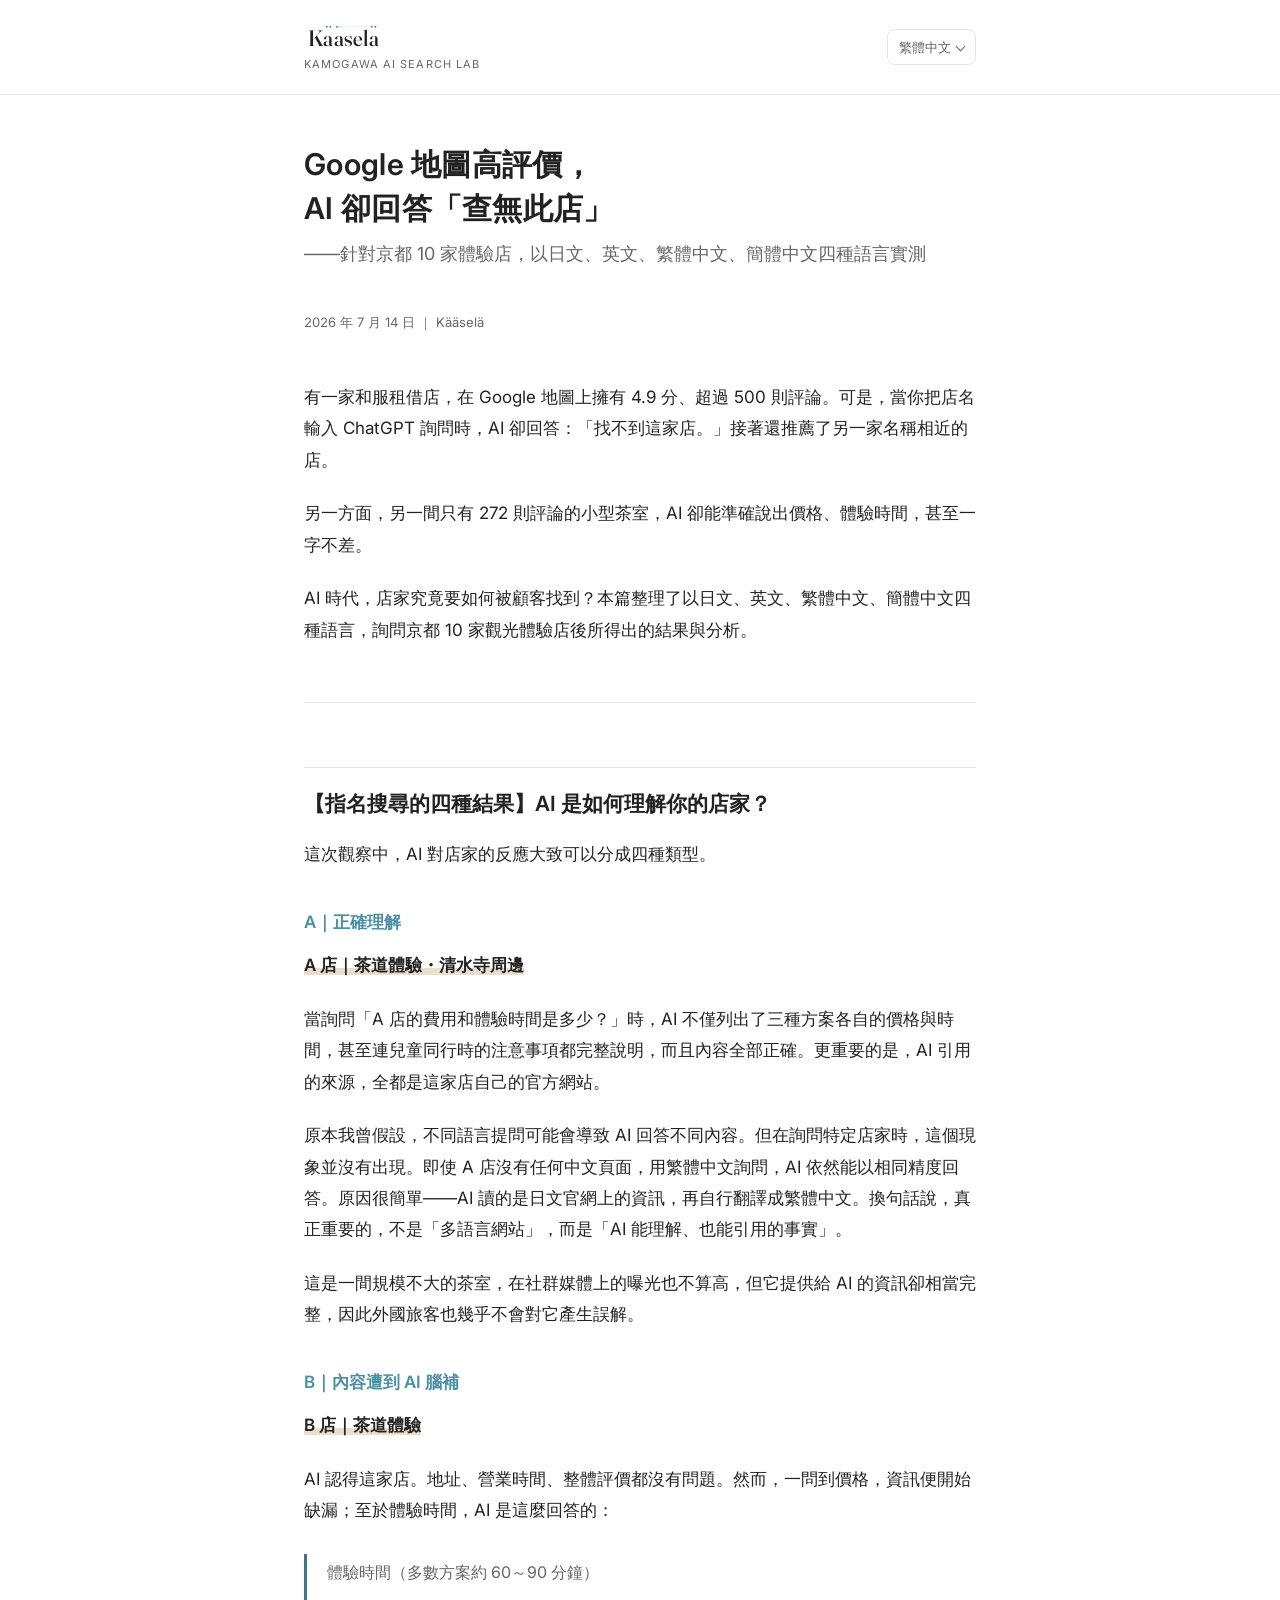
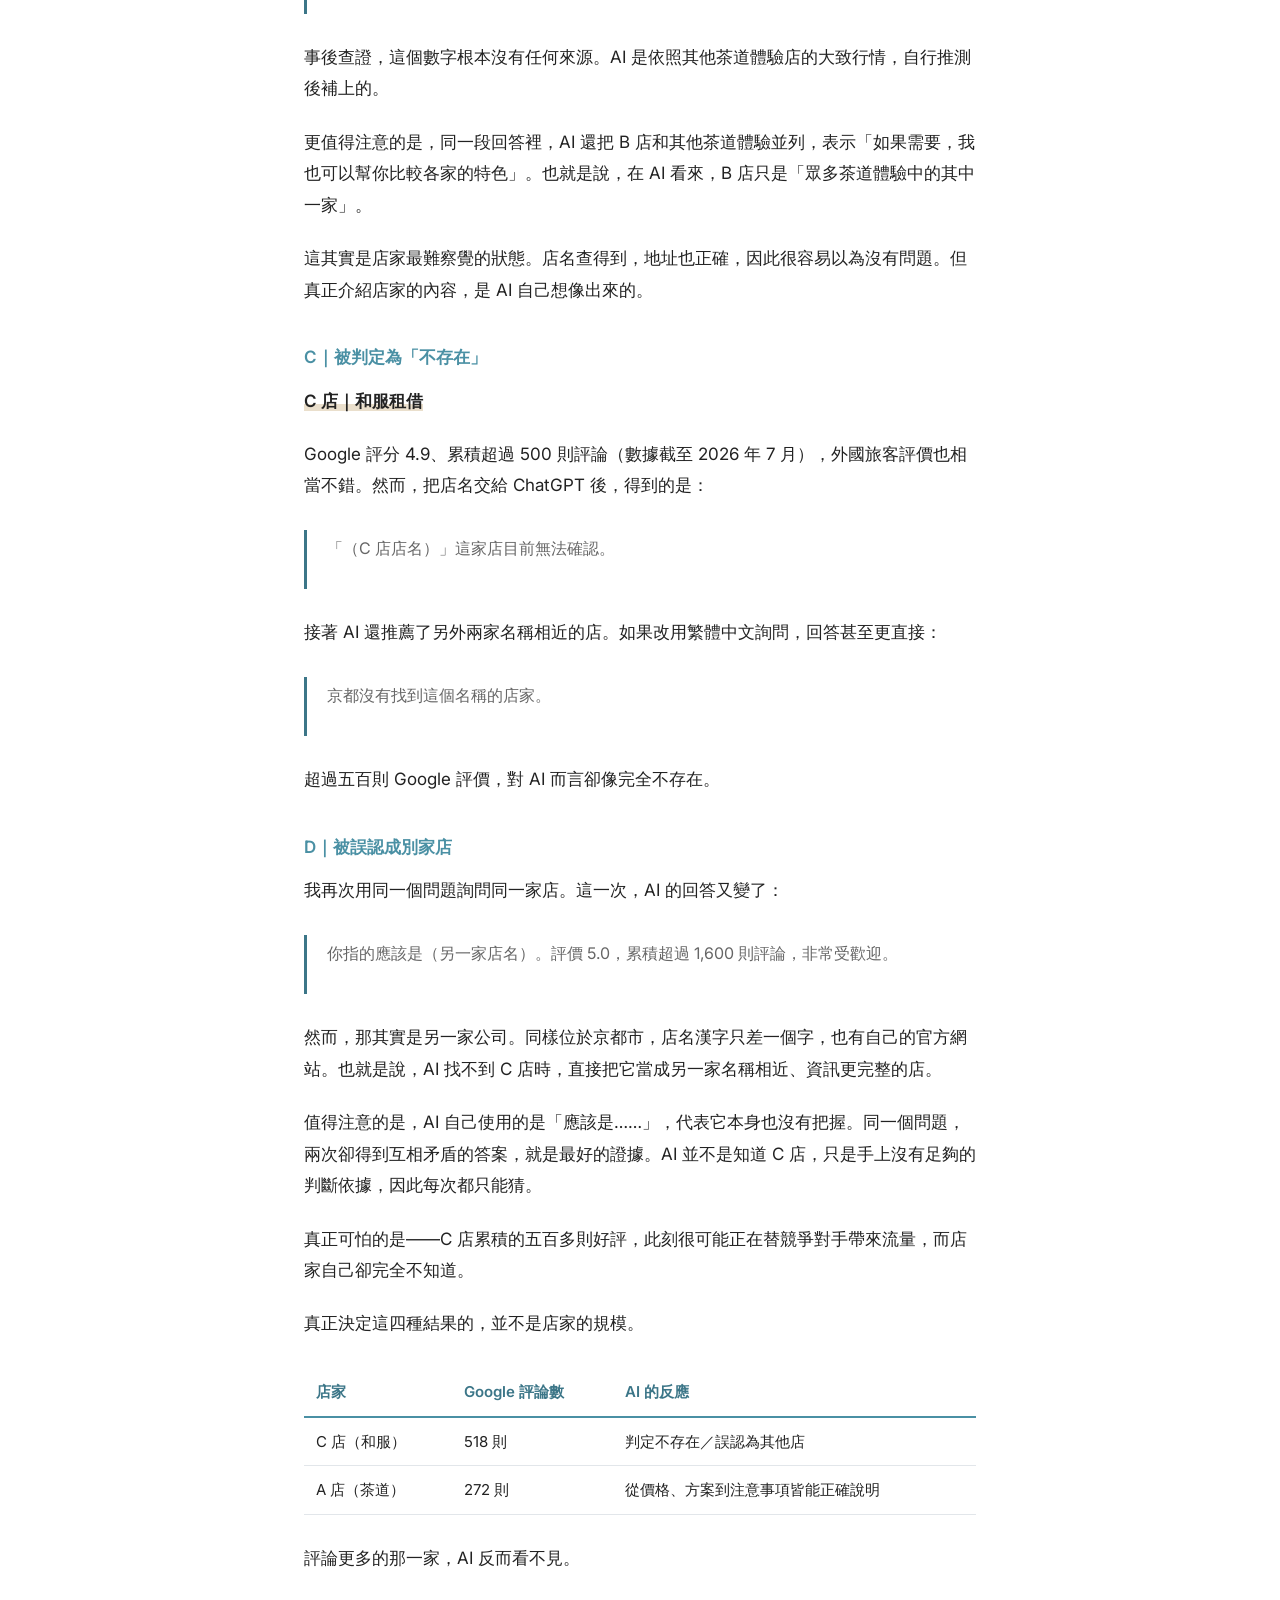
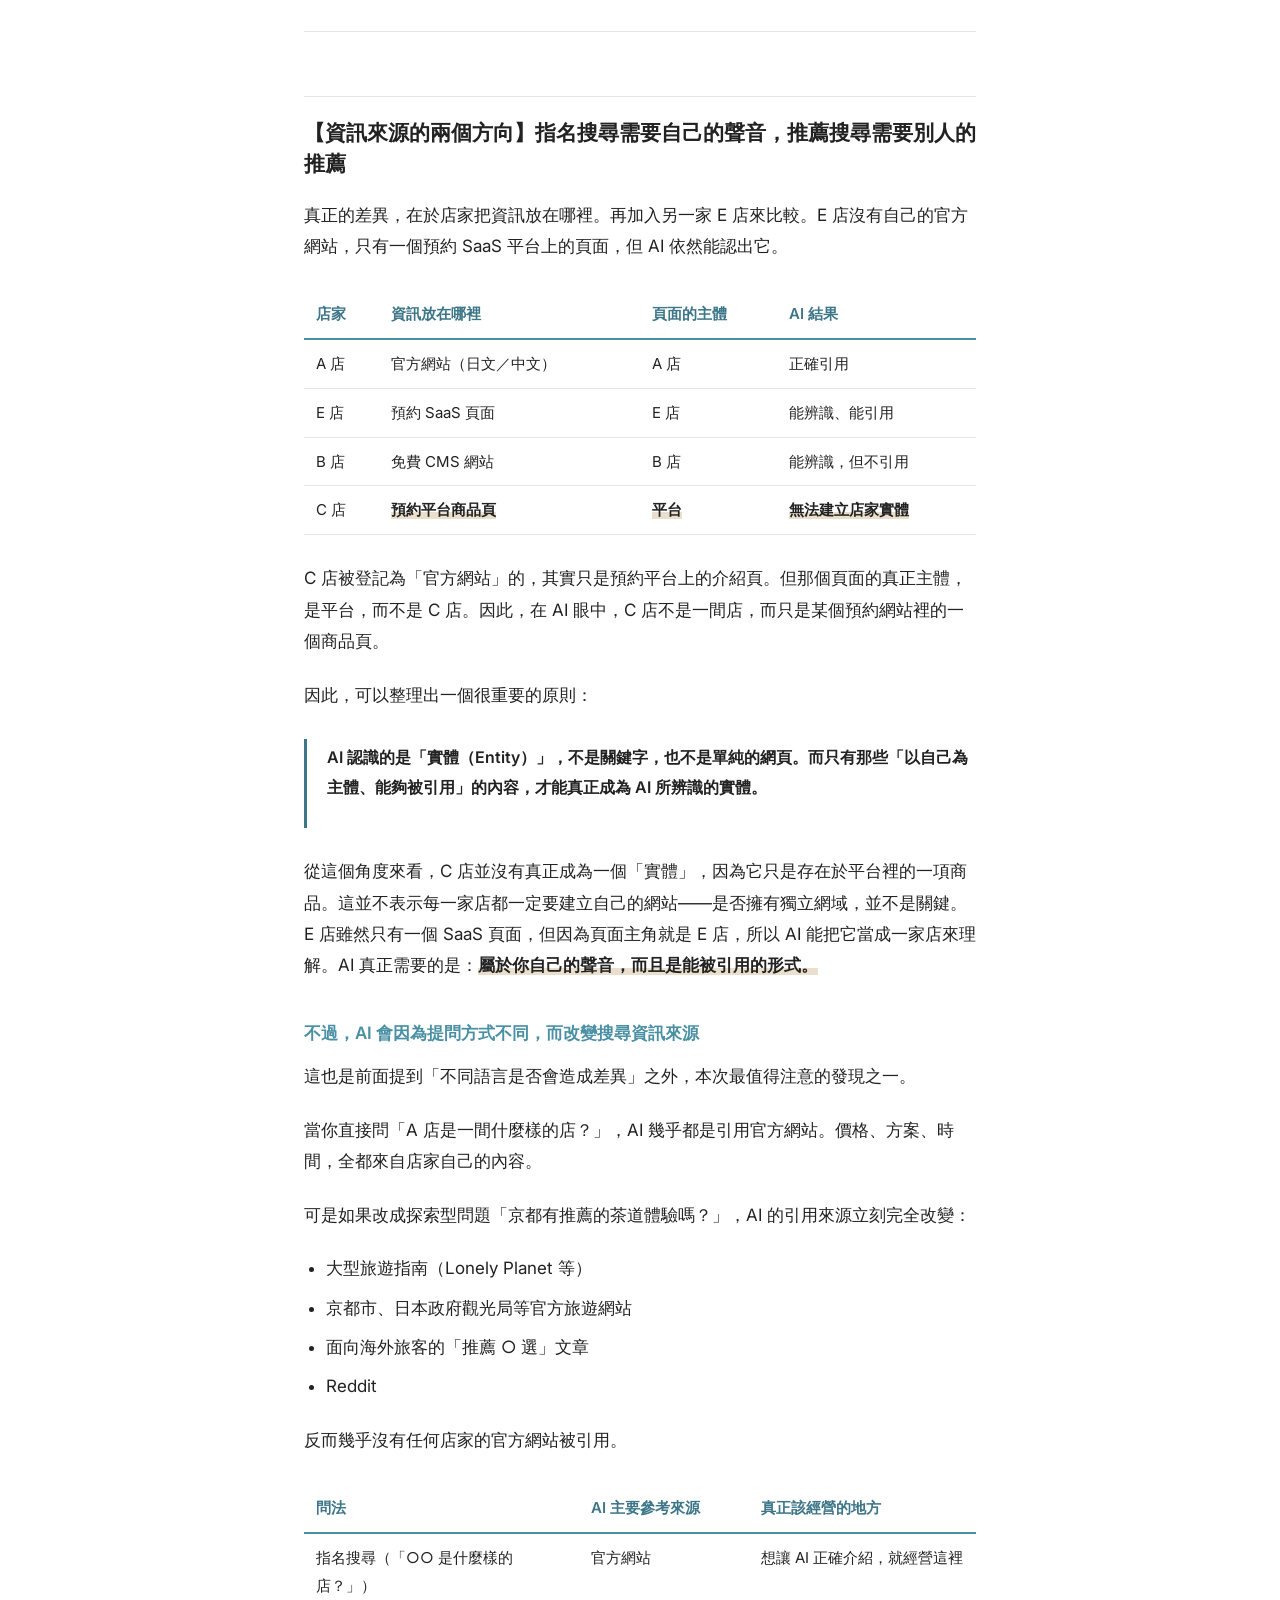
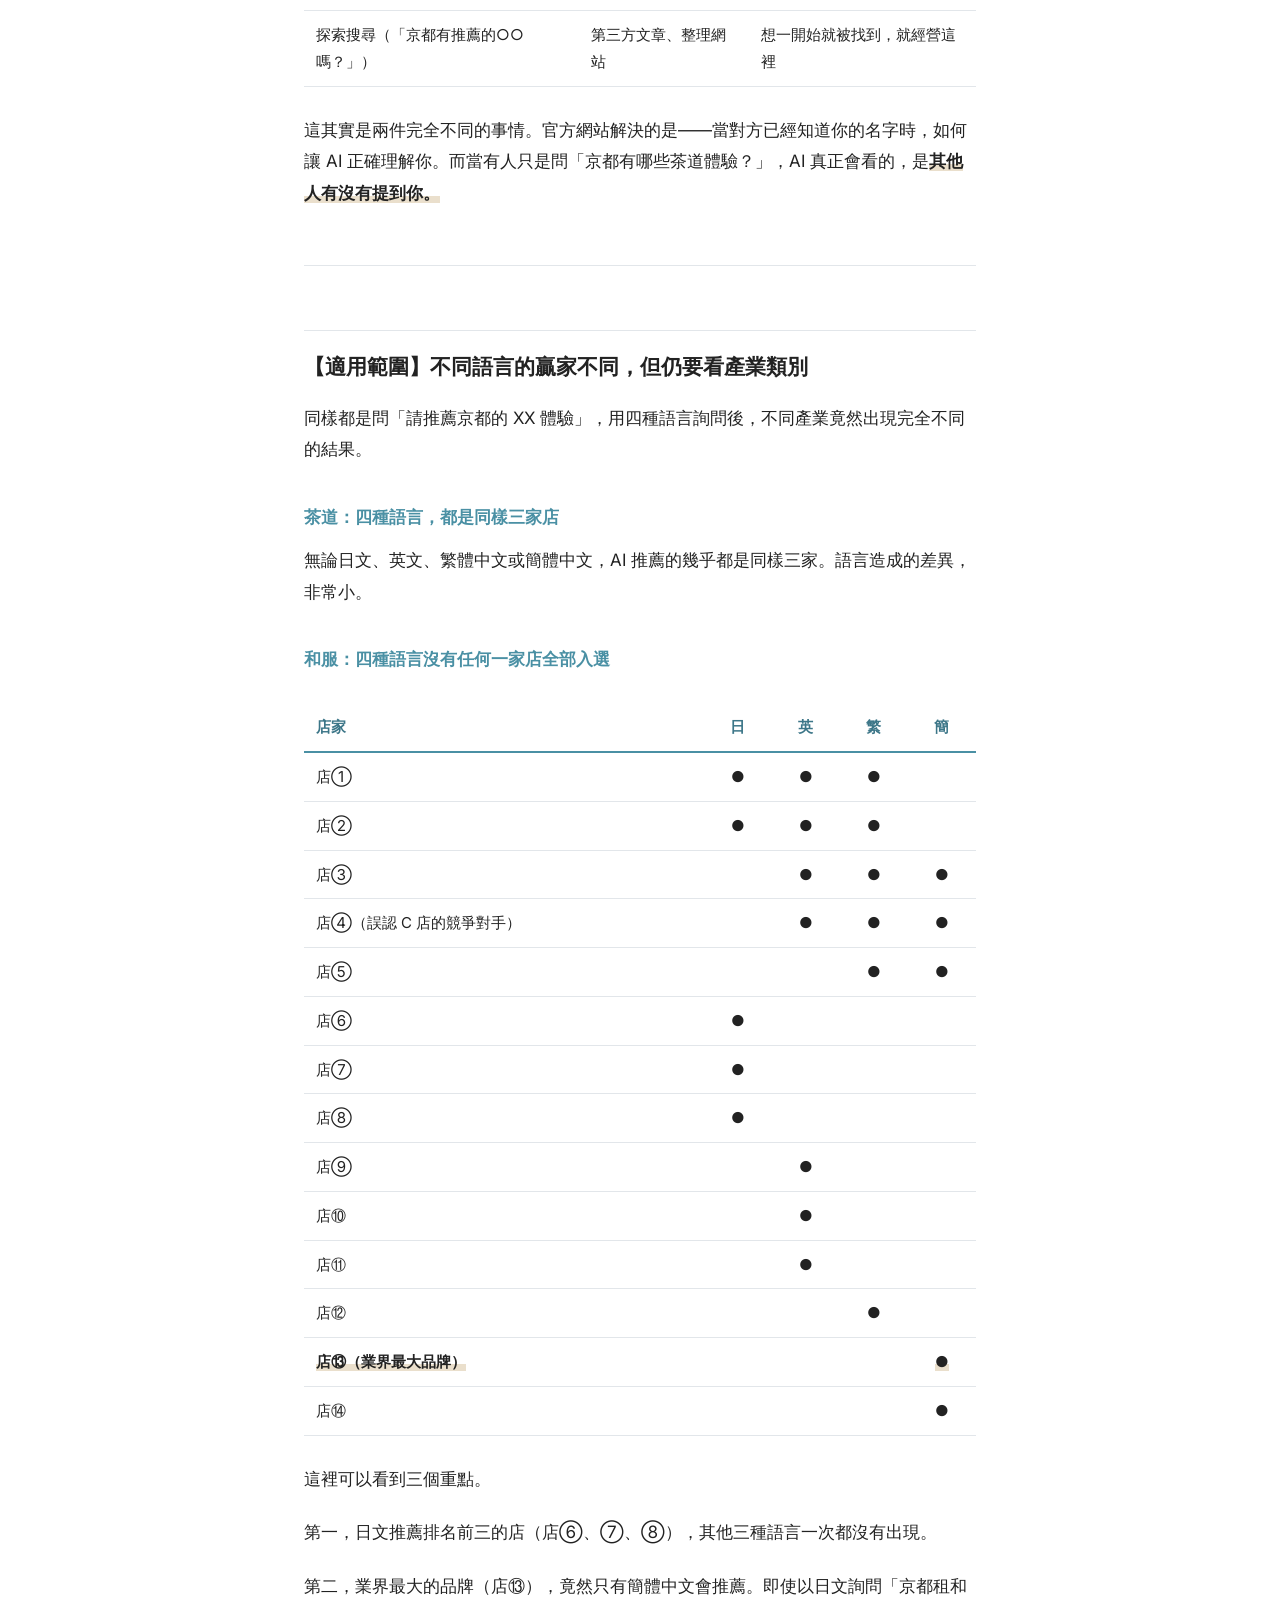
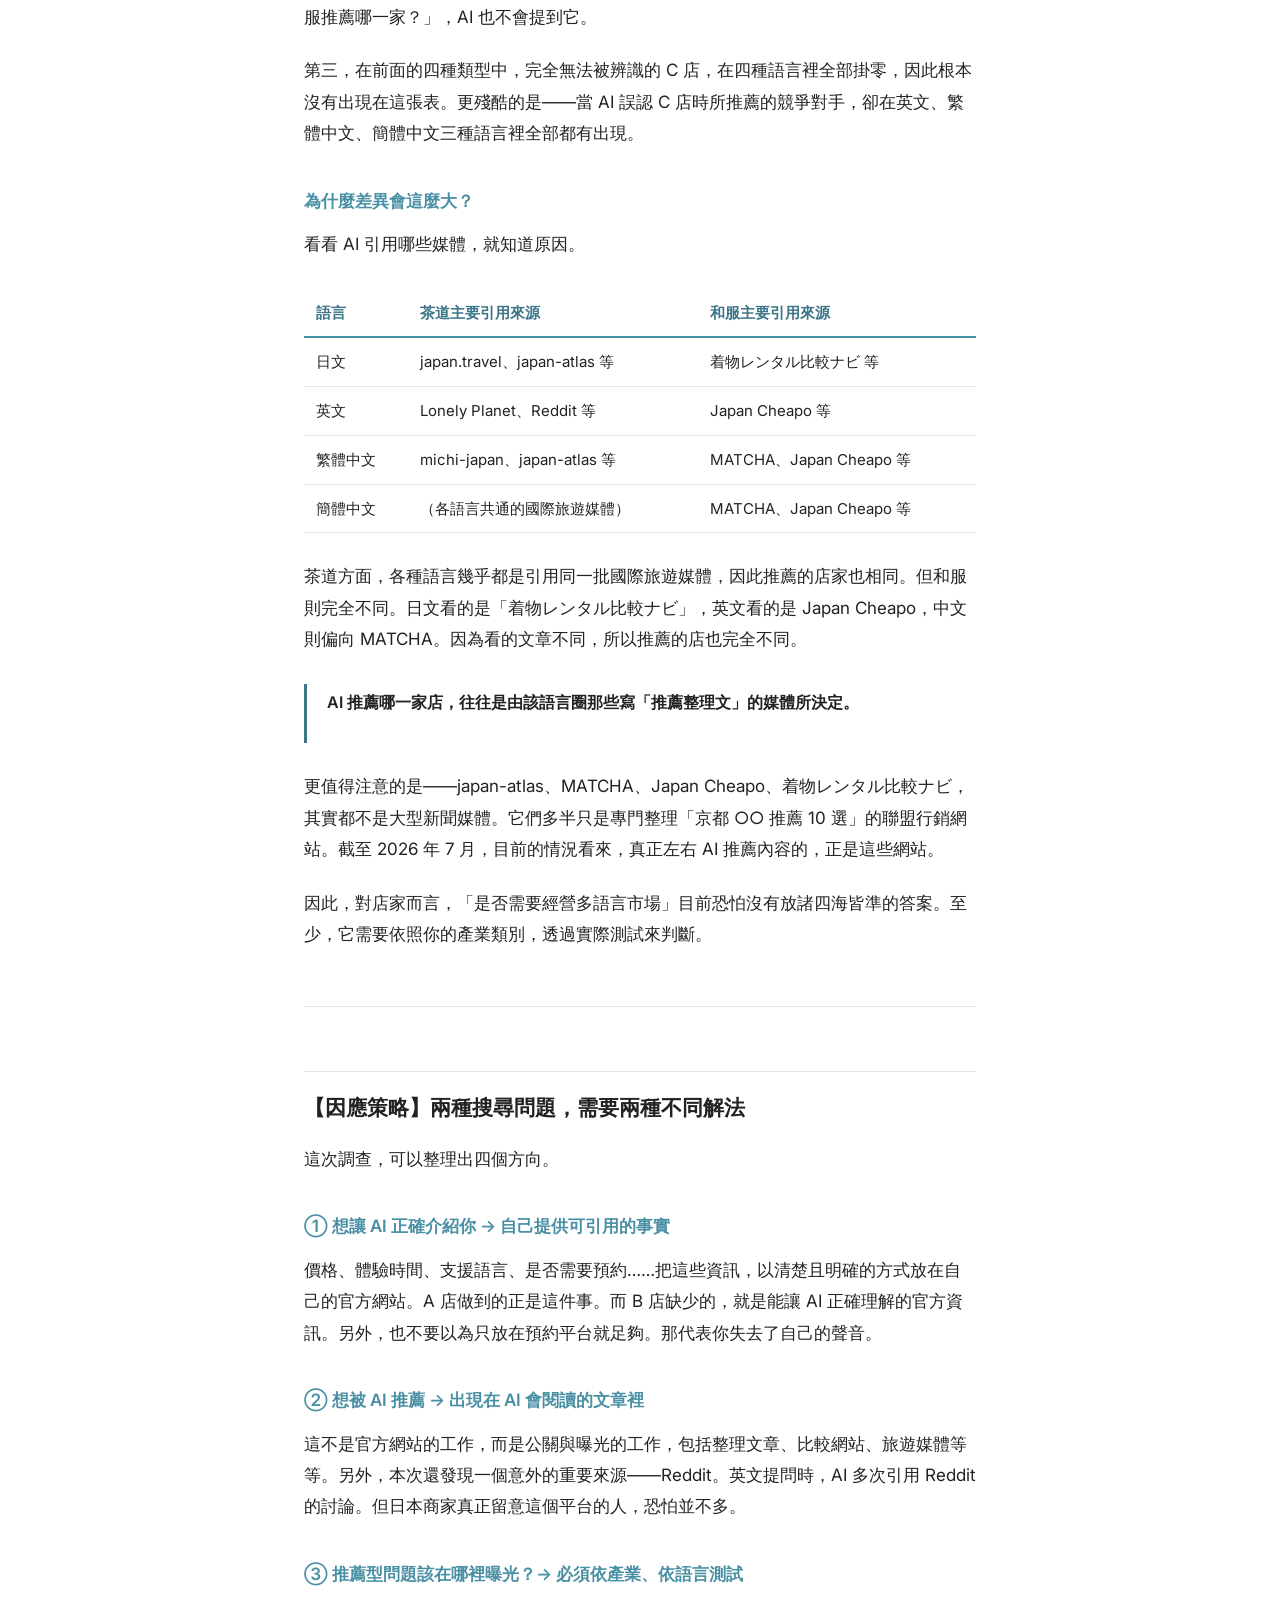
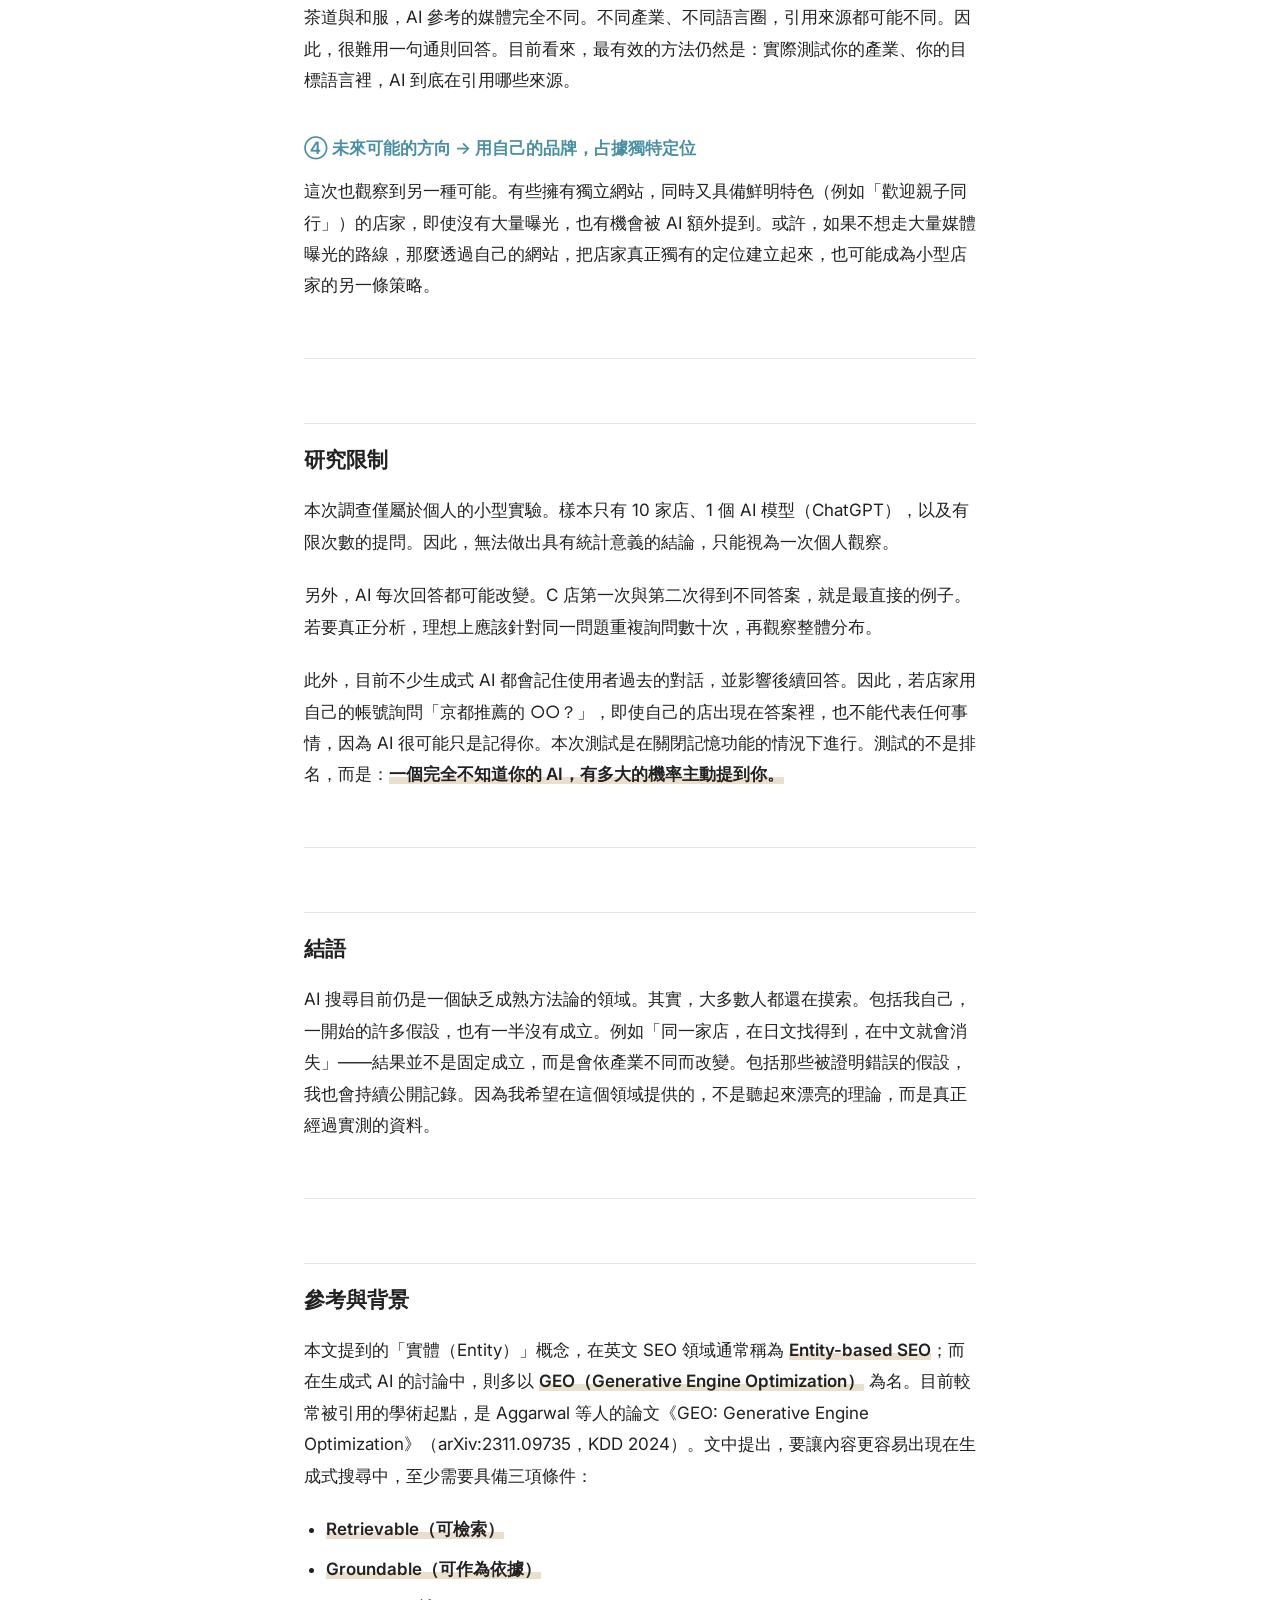
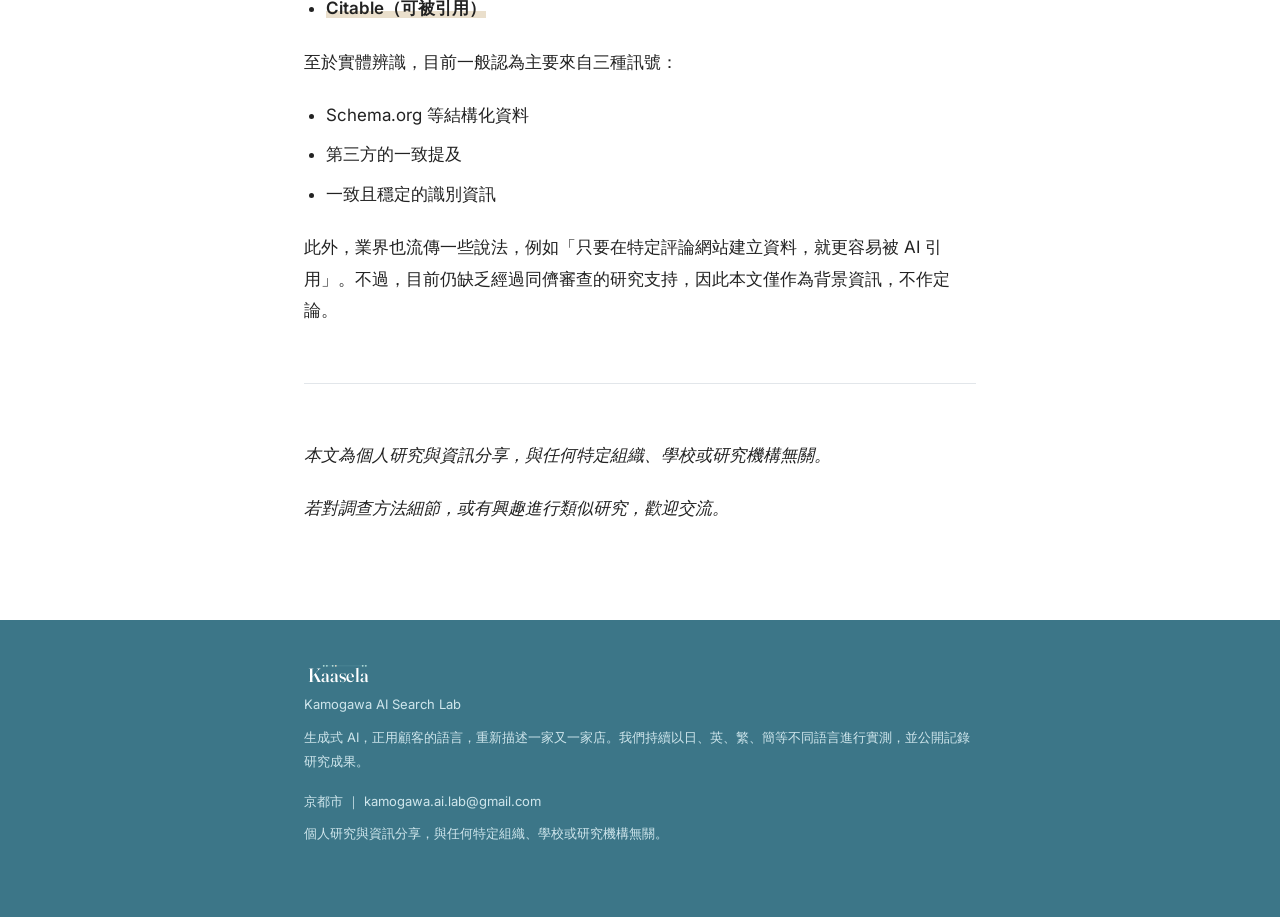
<file: zh-tw/reports/kyoto-experience-2026/index.html>
<!DOCTYPE html>
<html lang="zh-Hant">
<head>
<meta charset="utf-8">
<meta name="viewport" content="width=device-width, initial-scale=1">
<title>Google 地圖高評價，AI 卻回答「查無此店」｜Kääselä</title>
<meta name="description" content="針對京都 10 家體驗店，以日、英、繁中、簡中四種語言實測。Google 地圖 4.9 分、逾 500 則評論的人氣店，AI 卻回答「查無此店」，還被當成別家介紹。差異不在規模，也不在評論數。">
<link rel="canonical" href="https://kaasela.com/zh-tw/reports/kyoto-experience-2026/">
<link rel="alternate" hreflang="ja"      href="https://kaasela.com/reports/kyoto-experience-2026/">
<link rel="alternate" hreflang="en"      href="https://kaasela.com/en/reports/kyoto-experience-2026/">
<link rel="alternate" hreflang="zh-Hans" href="https://kaasela.com/zh-cn/reports/kyoto-experience-2026/">
<link rel="alternate" hreflang="zh-Hant" href="https://kaasela.com/zh-tw/reports/kyoto-experience-2026/">
<link rel="alternate" hreflang="x-default" href="https://kaasela.com/reports/kyoto-experience-2026/">
<meta property="og:type" content="article">
<meta property="og:title" content="Google 地圖高評價，AI 卻回答「查無此店」">
<meta property="og:description" content="針對京都 10 家體驗店，以四種語言各問了一遍。">
<meta property="og:url" content="https://kaasela.com/zh-tw/reports/kyoto-experience-2026/">
<meta property="og:locale" content="zh_TW">
<meta name="twitter:card" content="summary_large_image">
<link rel="stylesheet" href="/assets/style.css">
<link rel="icon" type="image/svg+xml" href="/assets/kaasela-favicon.svg">
<script type="application/ld+json">
{
  "@context": "https://schema.org",
  "@type": "Article",
  "headline": "Google 地圖高評價，AI 卻回答「查無此店」",
  "alternativeHeadline": "針對京都 10 家體驗店，以日、英、繁體中文、簡體中文四種語言實測",
  "description": "針對京都 10 家體驗店，以四種語言各問了一遍。逾 500 則評論的人氣店被 AI 回答「查無此店」，並被當成別家介紹。",
  "datePublished": "2026-07-14",
  "dateModified": "2026-07-16",
  "inLanguage": "zh-Hant",
  "url": "https://kaasela.com/zh-tw/reports/kyoto-experience-2026/",
  "mainEntityOfPage": "https://kaasela.com/zh-tw/reports/kyoto-experience-2026/",
  "author": { "@id": "https://kaasela.com/#organization" },
  "publisher": { "@id": "https://kaasela.com/#organization" },
  "about": [
    "生成式 AI 搜尋中商家的能見度",
    "GEO (Generative Engine Optimization)",
    "LLMO",
    "實體設計",
    "京都的觀光商家"
  ],
  "keywords": "AI 搜尋, 生成式 AI, ChatGPT, GEO, LLMO, 京都, 觀光, 多語言, 實體"
}
</script>
</head>
<body>
<header>
  <div class="wrap">
    <a class="brand" href="/zh-tw/">
      <svg class="brand-wm" viewBox="10 4 336 116" role="img" aria-label="Kääselä"><title>Kääselä</title><g stroke="#7CB7B0" stroke-width="0.9" fill="none" opacity="0.6"><path d="M98 30 L112 30"/><path d="M112 30 L138 30"/><path d="M138 30 L152 30"/><path d="M152 30 L272 30"/><path d="M272 30 L286 30"/></g><text class="wm-t" x="26" y="104" font-size="86" font-weight="500" fill="#222222" letter-spacing="1">Kaasela</text><g><circle cx="98" cy="30" r="4" fill="#4A90A4"/><circle cx="112" cy="30" r="4" fill="#4A90A4"/><circle cx="138" cy="30" r="4" fill="#4A90A4"/><circle cx="152" cy="30" r="4" fill="#EADFCC"/><circle cx="272" cy="30" r="4" fill="#4A90A4"/><circle cx="286" cy="30" r="4" fill="#4A90A4"/></g></svg>
      <span>Kamogawa AI Search Lab</span>
    </a>
    <nav>
      <details class="lang-menu">
        <summary>繁體中文</summary>
        <div class="lang-list">
          <a href="/reports/kyoto-experience-2026/"        hreflang="ja">日本語</a>
          <a href="/en/reports/kyoto-experience-2026/"     hreflang="en">English</a>
          <a href="/zh-tw/reports/kyoto-experience-2026/"  hreflang="zh-Hant" aria-current="true">繁體中文</a>
          <a href="/zh-cn/reports/kyoto-experience-2026/"  hreflang="zh-Hans">简体中文</a>
        </div>
      </details>
    </nav>
  </div>
</header>

<main class="wrap">
  <article>
    <h1>Google 地圖高評價，<br>AI 卻回答「查無此店」</h1>
    <p class="lede">——針對京都 10 家體驗店，以日文、英文、繁體中文、簡體中文四種語言實測</p>
    <p class="meta">2026 年 7 月 14 日 ｜ Kääselä</p>

<p>有一家和服租借店，在 Google 地圖上擁有 4.9 分、超過 500 則評論。可是，當你把店名輸入 ChatGPT 詢問時，AI 卻回答：「找不到這家店。」接著還推薦了另一家名稱相近的店。</p>
<p>另一方面，另一間只有 272 則評論的小型茶室，AI 卻能準確說出價格、體驗時間，甚至一字不差。</p>
<p>AI 時代，店家究竟要如何被顧客找到？本篇整理了以日文、英文、繁體中文、簡體中文四種語言，詢問京都 10 家觀光體驗店後所得出的結果與分析。</p>

<hr>
<h2>【指名搜尋的四種結果】AI 是如何理解你的店家？</h2>
<p>這次觀察中，AI 對店家的反應大致可以分成四種類型。</p>

<h3>A｜正確理解</h3>
<p><strong>A 店｜茶道體驗・清水寺周邊</strong></p>
<p>當詢問「A 店的費用和體驗時間是多少？」時，AI 不僅列出了三種方案各自的價格與時間，甚至連兒童同行時的注意事項都完整說明，而且內容全部正確。更重要的是，AI 引用的來源，全都是這家店自己的官方網站。</p>
<p>原本我曾假設，不同語言提問可能會導致 AI 回答不同內容。但在詢問特定店家時，這個現象並沒有出現。即使 A 店沒有任何中文頁面，用繁體中文詢問，AI 依然能以相同精度回答。原因很簡單——AI 讀的是日文官網上的資訊，再自行翻譯成繁體中文。換句話說，真正重要的，不是「多語言網站」，而是「AI 能理解、也能引用的事實」。</p>
<p>這是一間規模不大的茶室，在社群媒體上的曝光也不算高，但它提供給 AI 的資訊卻相當完整，因此外國旅客也幾乎不會對它產生誤解。</p>

<h3>B｜內容遭到 AI 腦補</h3>
<p><strong>B 店｜茶道體驗</strong></p>
<p>AI 認得這家店。地址、營業時間、整體評價都沒有問題。然而，一問到價格，資訊便開始缺漏；至於體驗時間，AI 是這麼回答的：</p>
<blockquote>
<p>體驗時間（多數方案約 60～90 分鐘）</p>
</blockquote>
<p>事後查證，這個數字根本沒有任何來源。AI 是依照其他茶道體驗店的大致行情，自行推測後補上的。</p>
<p>更值得注意的是，同一段回答裡，AI 還把 B 店和其他茶道體驗並列，表示「如果需要，我也可以幫你比較各家的特色」。也就是說，在 AI 看來，B 店只是「眾多茶道體驗中的其中一家」。</p>
<p>這其實是店家最難察覺的狀態。店名查得到，地址也正確，因此很容易以為沒有問題。但真正介紹店家的內容，是 AI 自己想像出來的。</p>

<h3>C｜被判定為「不存在」</h3>
<p><strong>C 店｜和服租借</strong></p>
<p>Google 評分 4.9、累積超過 500 則評論（數據截至 2026 年 7 月），外國旅客評價也相當不錯。然而，把店名交給 ChatGPT 後，得到的是：</p>
<blockquote>
<p>「（C 店店名）」這家店目前無法確認。</p>
</blockquote>
<p>接著 AI 還推薦了另外兩家名稱相近的店。如果改用繁體中文詢問，回答甚至更直接：</p>
<blockquote>
<p>京都沒有找到這個名稱的店家。</p>
</blockquote>
<p>超過五百則 Google 評價，對 AI 而言卻像完全不存在。</p>

<h3>D｜被誤認成別家店</h3>
<p>我再次用同一個問題詢問同一家店。這一次，AI 的回答又變了：</p>
<blockquote>
<p>你指的應該是（另一家店名）。評價 5.0，累積超過 1,600 則評論，非常受歡迎。</p>
</blockquote>
<p>然而，那其實是另一家公司。同樣位於京都市，店名漢字只差一個字，也有自己的官方網站。也就是說，AI 找不到 C 店時，直接把它當成另一家名稱相近、資訊更完整的店。</p>
<p>值得注意的是，AI 自己使用的是「應該是……」，代表它本身也沒有把握。同一個問題，兩次卻得到互相矛盾的答案，就是最好的證據。AI 並不是知道 C 店，只是手上沒有足夠的判斷依據，因此每次都只能猜。</p>
<p>真正可怕的是——C 店累積的五百多則好評，此刻很可能正在替競爭對手帶來流量，而店家自己卻完全不知道。</p>

<p>真正決定這四種結果的，並不是店家的規模。</p>
<table>
<thead>
<tr><th>店家</th><th>Google 評論數</th><th>AI 的反應</th></tr>
</thead>
<tbody>
<tr><td>C 店（和服）</td><td>518 則</td><td>判定不存在／誤認為其他店</td></tr>
<tr><td>A 店（茶道）</td><td>272 則</td><td>從價格、方案到注意事項皆能正確說明</td></tr>
</tbody>
</table>
<p>評論更多的那一家，AI 反而看不見。</p>

<hr>
<h2>【資訊來源的兩個方向】指名搜尋需要自己的聲音，推薦搜尋需要別人的推薦</h2>
<p>真正的差異，在於店家把資訊放在哪裡。再加入另一家 E 店來比較。E 店沒有自己的官方網站，只有一個預約 SaaS 平台上的頁面，但 AI 依然能認出它。</p>
<table>
<thead>
<tr><th>店家</th><th>資訊放在哪裡</th><th>頁面的主體</th><th>AI 結果</th></tr>
</thead>
<tbody>
<tr><td>A 店</td><td>官方網站（日文／中文）</td><td>A 店</td><td>正確引用</td></tr>
<tr><td>E 店</td><td>預約 SaaS 頁面</td><td>E 店</td><td>能辨識、能引用</td></tr>
<tr><td>B 店</td><td>免費 CMS 網站</td><td>B 店</td><td>能辨識，但不引用</td></tr>
<tr><td>C 店</td><td><strong>預約平台商品頁</strong></td><td><strong>平台</strong></td><td><strong>無法建立店家實體</strong></td></tr>
</tbody>
</table>
<p>C 店被登記為「官方網站」的，其實只是預約平台上的介紹頁。但那個頁面的真正主體，是平台，而不是 C 店。因此，在 AI 眼中，C 店不是一間店，而只是某個預約網站裡的一個商品頁。</p>
<p>因此，可以整理出一個很重要的原則：</p>
<blockquote>
<p><strong>AI 認識的是「實體（Entity）」，不是關鍵字，也不是單純的網頁。而只有那些「以自己為主體、能夠被引用」的內容，才能真正成為 AI 所辨識的實體。</strong></p>
</blockquote>
<p>從這個角度來看，C 店並沒有真正成為一個「實體」，因為它只是存在於平台裡的一項商品。這並不表示每一家店都一定要建立自己的網站——是否擁有獨立網域，並不是關鍵。E 店雖然只有一個 SaaS 頁面，但因為頁面主角就是 E 店，所以 AI 能把它當成一家店來理解。AI 真正需要的是：<strong>屬於你自己的聲音，而且是能被引用的形式。</strong></p>

<h3>不過，AI 會因為提問方式不同，而改變搜尋資訊來源</h3>
<p>這也是前面提到「不同語言是否會造成差異」之外，本次最值得注意的發現之一。</p>
<p>當你直接問「A 店是一間什麼樣的店？」，AI 幾乎都是引用官方網站。價格、方案、時間，全都來自店家自己的內容。</p>
<p>可是如果改成探索型問題「京都有推薦的茶道體驗嗎？」，AI 的引用來源立刻完全改變：</p>
<ul>
<li>大型旅遊指南（Lonely Planet 等）</li>
<li>京都市、日本政府觀光局等官方旅遊網站</li>
<li>面向海外旅客的「推薦 ○ 選」文章</li>
<li>Reddit</li>
</ul>
<p>反而幾乎沒有任何店家的官方網站被引用。</p>
<table>
<thead>
<tr><th>問法</th><th>AI 主要參考來源</th><th>真正該經營的地方</th></tr>
</thead>
<tbody>
<tr><td>指名搜尋（「○○ 是什麼樣的店？」）</td><td>官方網站</td><td>想讓 AI 正確介紹，就經營這裡</td></tr>
<tr><td>探索搜尋（「京都有推薦的○○嗎？」）</td><td>第三方文章、整理網站</td><td>想一開始就被找到，就經營這裡</td></tr>
</tbody>
</table>
<p>這其實是兩件完全不同的事情。官方網站解決的是——當對方已經知道你的名字時，如何讓 AI 正確理解你。而當有人只是問「京都有哪些茶道體驗？」，AI 真正會看的，是<strong>其他人有沒有提到你。</strong></p>

<hr>
<h2>【適用範圍】不同語言的贏家不同，但仍要看產業類別</h2>
<p>同樣都是問「請推薦京都的 XX 體驗」，用四種語言詢問後，不同產業竟然出現完全不同的結果。</p>

<h3>茶道：四種語言，都是同樣三家店</h3>
<p>無論日文、英文、繁體中文或簡體中文，AI 推薦的幾乎都是同樣三家。語言造成的差異，非常小。</p>

<h3>和服：四種語言沒有任何一家店全部入選</h3>
<table>
<thead>
<tr><th>店家</th><th style="text-align:center;">日</th><th style="text-align:center;">英</th><th style="text-align:center;">繁</th><th style="text-align:center;">簡</th></tr>
</thead>
<tbody>
<tr><td>店①</td><td style="text-align:center;">●</td><td style="text-align:center;">●</td><td style="text-align:center;">●</td><td style="text-align:center;"></td></tr>
<tr><td>店②</td><td style="text-align:center;">●</td><td style="text-align:center;">●</td><td style="text-align:center;">●</td><td style="text-align:center;"></td></tr>
<tr><td>店③</td><td style="text-align:center;"></td><td style="text-align:center;">●</td><td style="text-align:center;">●</td><td style="text-align:center;">●</td></tr>
<tr><td>店④（誤認 C 店的競爭對手）</td><td style="text-align:center;"></td><td style="text-align:center;">●</td><td style="text-align:center;">●</td><td style="text-align:center;">●</td></tr>
<tr><td>店⑤</td><td style="text-align:center;"></td><td style="text-align:center;"></td><td style="text-align:center;">●</td><td style="text-align:center;">●</td></tr>
<tr><td>店⑥</td><td style="text-align:center;">●</td><td style="text-align:center;"></td><td style="text-align:center;"></td><td style="text-align:center;"></td></tr>
<tr><td>店⑦</td><td style="text-align:center;">●</td><td style="text-align:center;"></td><td style="text-align:center;"></td><td style="text-align:center;"></td></tr>
<tr><td>店⑧</td><td style="text-align:center;">●</td><td style="text-align:center;"></td><td style="text-align:center;"></td><td style="text-align:center;"></td></tr>
<tr><td>店⑨</td><td style="text-align:center;"></td><td style="text-align:center;">●</td><td style="text-align:center;"></td><td style="text-align:center;"></td></tr>
<tr><td>店⑩</td><td style="text-align:center;"></td><td style="text-align:center;">●</td><td style="text-align:center;"></td><td style="text-align:center;"></td></tr>
<tr><td>店⑪</td><td style="text-align:center;"></td><td style="text-align:center;">●</td><td style="text-align:center;"></td><td style="text-align:center;"></td></tr>
<tr><td>店⑫</td><td style="text-align:center;"></td><td style="text-align:center;"></td><td style="text-align:center;">●</td><td style="text-align:center;"></td></tr>
<tr><td><strong>店⑬（業界最大品牌）</strong></td><td style="text-align:center;"></td><td style="text-align:center;"></td><td style="text-align:center;"></td><td style="text-align:center;"><strong>●</strong></td></tr>
<tr><td>店⑭</td><td style="text-align:center;"></td><td style="text-align:center;"></td><td style="text-align:center;"></td><td style="text-align:center;">●</td></tr>
</tbody>
</table>
<p>這裡可以看到三個重點。</p>
<p>第一，日文推薦排名前三的店（店⑥、⑦、⑧），其他三種語言一次都沒有出現。</p>
<p>第二，業界最大的品牌（店⑬），竟然只有簡體中文會推薦。即使以日文詢問「京都租和服推薦哪一家？」，AI 也不會提到它。</p>
<p>第三，在前面的四種類型中，完全無法被辨識的 C 店，在四種語言裡全部掛零，因此根本沒有出現在這張表。更殘酷的是——當 AI 誤認 C 店時所推薦的競爭對手，卻在英文、繁體中文、簡體中文三種語言裡全部都有出現。</p>

<h3>為什麼差異會這麼大？</h3>
<p>看看 AI 引用哪些媒體，就知道原因。</p>
<table>
<thead>
<tr><th>語言</th><th>茶道主要引用來源</th><th>和服主要引用來源</th></tr>
</thead>
<tbody>
<tr><td>日文</td><td>japan.travel、japan-atlas 等</td><td>着物レンタル比較ナビ 等</td></tr>
<tr><td>英文</td><td>Lonely Planet、Reddit 等</td><td>Japan Cheapo 等</td></tr>
<tr><td>繁體中文</td><td>michi-japan、japan-atlas 等</td><td>MATCHA、Japan Cheapo 等</td></tr>
<tr><td>簡體中文</td><td>（各語言共通的國際旅遊媒體）</td><td>MATCHA、Japan Cheapo 等</td></tr>
</tbody>
</table>
<p>茶道方面，各種語言幾乎都是引用同一批國際旅遊媒體，因此推薦的店家也相同。但和服則完全不同。日文看的是「着物レンタル比較ナビ」，英文看的是 Japan Cheapo，中文則偏向 MATCHA。因為看的文章不同，所以推薦的店也完全不同。</p>
<blockquote>
<p><strong>AI 推薦哪一家店，往往是由該語言圈那些寫「推薦整理文」的媒體所決定。</strong></p>
</blockquote>
<p>更值得注意的是——japan-atlas、MATCHA、Japan Cheapo、着物レンタル比較ナビ，其實都不是大型新聞媒體。它們多半只是專門整理「京都 ○○ 推薦 10 選」的聯盟行銷網站。截至 2026 年 7 月，目前的情況看來，真正左右 AI 推薦內容的，正是這些網站。</p>
<p>因此，對店家而言，「是否需要經營多語言市場」目前恐怕沒有放諸四海皆準的答案。至少，它需要依照你的產業類別，透過實際測試來判斷。</p>

<hr>
<h2>【因應策略】兩種搜尋問題，需要兩種不同解法</h2>
<p>這次調查，可以整理出四個方向。</p>

<h3>① 想讓 AI 正確介紹你 → 自己提供可引用的事實</h3>
<p>價格、體驗時間、支援語言、是否需要預約……把這些資訊，以清楚且明確的方式放在自己的官方網站。A 店做到的正是這件事。而 B 店缺少的，就是能讓 AI 正確理解的官方資訊。另外，也不要以為只放在預約平台就足夠。那代表你失去了自己的聲音。</p>

<h3>② 想被 AI 推薦 → 出現在 AI 會閱讀的文章裡</h3>
<p>這不是官方網站的工作，而是公關與曝光的工作，包括整理文章、比較網站、旅遊媒體等等。另外，本次還發現一個意外的重要來源——Reddit。英文提問時，AI 多次引用 Reddit 的討論。但日本商家真正留意這個平台的人，恐怕並不多。</p>

<h3>③ 推薦型問題該在哪裡曝光？→ 必須依產業、依語言測試</h3>
<p>茶道與和服，AI 參考的媒體完全不同。不同產業、不同語言圈，引用來源都可能不同。因此，很難用一句通則回答。目前看來，最有效的方法仍然是：實際測試你的產業、你的目標語言裡，AI 到底在引用哪些來源。</p>

<h3>④ 未來可能的方向 → 用自己的品牌，占據獨特定位</h3>
<p>這次也觀察到另一種可能。有些擁有獨立網站，同時又具備鮮明特色（例如「歡迎親子同行」）的店家，即使沒有大量曝光，也有機會被 AI 額外提到。或許，如果不想走大量媒體曝光的路線，那麼透過自己的網站，把店家真正獨有的定位建立起來，也可能成為小型店家的另一條策略。</p>

<hr>
<h2>研究限制</h2>
<p>本次調查僅屬於個人的小型實驗。樣本只有 10 家店、1 個 AI 模型（ChatGPT），以及有限次數的提問。因此，無法做出具有統計意義的結論，只能視為一次個人觀察。</p>
<p>另外，AI 每次回答都可能改變。C 店第一次與第二次得到不同答案，就是最直接的例子。若要真正分析，理想上應該針對同一問題重複詢問數十次，再觀察整體分布。</p>
<p>此外，目前不少生成式 AI 都會記住使用者過去的對話，並影響後續回答。因此，若店家用自己的帳號詢問「京都推薦的 ○○？」，即使自己的店出現在答案裡，也不能代表任何事情，因為 AI 很可能只是記得你。本次測試是在關閉記憶功能的情況下進行。測試的不是排名，而是：<strong>一個完全不知道你的 AI，有多大的機率主動提到你。</strong></p>

<hr>
<h2>結語</h2>
<p>AI 搜尋目前仍是一個缺乏成熟方法論的領域。其實，大多數人都還在摸索。包括我自己，一開始的許多假設，也有一半沒有成立。例如「同一家店，在日文找得到，在中文就會消失」——結果並不是固定成立，而是會依產業不同而改變。包括那些被證明錯誤的假設，我也會持續公開記錄。因為我希望在這個領域提供的，不是聽起來漂亮的理論，而是真正經過實測的資料。</p>

<hr>
<h2>參考與背景</h2>
<p>本文提到的「實體（Entity）」概念，在英文 SEO 領域通常稱為 <strong>Entity-based SEO</strong>；而在生成式 AI 的討論中，則多以 <strong>GEO（Generative Engine Optimization）</strong> 為名。目前較常被引用的學術起點，是 Aggarwal 等人的論文《GEO: Generative Engine Optimization》（arXiv:2311.09735，KDD 2024）。文中提出，要讓內容更容易出現在生成式搜尋中，至少需要具備三項條件：</p>
<ul>
<li><strong>Retrievable（可檢索）</strong></li>
<li><strong>Groundable（可作為依據）</strong></li>
<li><strong>Citable（可被引用）</strong></li>
</ul>
<p>至於實體辨識，目前一般認為主要來自三種訊號：</p>
<ul>
<li>Schema.org 等結構化資料</li>
<li>第三方的一致提及</li>
<li>一致且穩定的識別資訊</li>
</ul>
<p>此外，業界也流傳一些說法，例如「只要在特定評論網站建立資料，就更容易被 AI 引用」。不過，目前仍缺乏經過同儕審查的研究支持，因此本文僅作為背景資訊，不作定論。</p>

<hr>
<p><em>本文為個人研究與資訊分享，與任何特定組織、學校或研究機構無關。</em></p>
<p><em>若對調查方法細節，或有興趣進行類似研究，歡迎交流。</em></p>

  </article>
</main>

<footer>
  <div class="wrap">
    <p class="foot-brand"><svg class="foot-wm" viewBox="10 4 336 116" role="img" aria-label="Kääselä"><title>Kääselä</title><g stroke="#9BD0CB" stroke-width="0.9" fill="none" opacity="0.8"><path d="M98 30 L112 30"/><path d="M112 30 L138 30"/><path d="M138 30 L152 30"/><path d="M152 30 L272 30"/><path d="M272 30 L286 30"/></g><text class="wm-t" x="26" y="104" font-size="86" font-weight="500" fill="#FFFFFF" letter-spacing="1">Kaasela</text><g><circle cx="98" cy="30" r="4" fill="#B7E0DB"/><circle cx="112" cy="30" r="4" fill="#B7E0DB"/><circle cx="138" cy="30" r="4" fill="#B7E0DB"/><circle cx="152" cy="30" r="4" fill="#EADFCC"/><circle cx="272" cy="30" r="4" fill="#B7E0DB"/><circle cx="286" cy="30" r="4" fill="#B7E0DB"/></g></svg></p>
    <p>Kamogawa AI Search Lab</p>
    <p>生成式 AI，正用顧客的語言，重新描述一家又一家店。我們持續以日、英、繁、簡等不同語言進行實測，並公開記錄研究成果。</p>
    <p style="margin-top:16px">京都市 ｜ kamogawa.ai.lab@gmail.com</p>
    <p>個人研究與資訊分享，與任何特定組織、學校或研究機構無關。</p>
  </div>
</footer>

<script src="/assets/site.js" defer></script>

</body>
</html>
</file>
<file: assets/style.css>
/* ============================================================
   Kääselä — Kamogawa AI Search Lab
   ブランドデザイン v1.0（River Blue / 静かな研究ノート）
   白・Mist 80% ／ River Blue 15% ／ 砂ベージュ 5%
   ============================================================ */

@import url('https://fonts.googleapis.com/css2?family=Inter:wght@300;400;500;600&family=Fraunces:opsz,wght@9..144,500&display=swap');

:root {
  --ink:    #222222;   /* Charcoal（本文） */
  --sub:    #666666;   /* Gray（補助テキスト） */
  --line:   #E2E6EA;   /* Border / Divider */
  --paper:  #FFFFFF;   /* 主背景：白 */
  --mist:   #F5F7F9;   /* セクション / カード背景 */
  --accent: #4A90A4;   /* River Blue（リンク・ボタン・ロゴ） */
  --deep:   #3C7688;   /* Deep River（ホバー・CTA・フッター） */
  --teal:   #7CB7B0;   /* Soft Teal（図・アウトラインのみ） */
  --sand:   #EADFCC;   /* Sand Beige（ハイライト・バッジ、控えめに） */
  --mark:   #3C7688;   /* 引用線など */
}

* { box-sizing: border-box; }
html { -webkit-text-size-adjust: 100%; scroll-behavior: smooth; }

body {
  margin: 0;
  padding: 0;
  background: var(--paper);
  color: var(--ink);
  font-family: 'Inter', -apple-system, BlinkMacSystemFont,
               "Hiragino Sans", "Hiragino Kaku Gothic ProN",
               "Noto Sans JP", "Noto Sans SC", "Noto Sans TC",
               "Yu Gothic", "Microsoft YaHei", sans-serif;
  font-size: 17px;
  line-height: 1.85;
  font-feature-settings: "palt";
  -webkit-font-smoothing: antialiased;
}

.wrap {
  max-width: 720px;
  margin: 0 auto;
  padding: 0 24px;
}

/* --- header / nav --- */

header {
  border-bottom: 1px solid var(--line);
  padding: 20px 0;
  position: sticky;
  top: 0;
  z-index: 40;
  background: rgba(255,255,255,.85);
  backdrop-filter: saturate(180%) blur(10px);
}

header .wrap {
  display: flex;
  justify-content: space-between;
  align-items: center;
  flex-wrap: wrap;
  gap: 12px;
}

.brand {
  text-decoration: none;
  display: inline-flex;
  flex-direction: column;
  align-items: flex-start;
  gap: 3px;
}

/* インライン wordmark（Fraunces はページで読み込む） */
.brand-wm { height: 30px; width: auto; display: block; }
/* opsz を固定 → 大きく調整した見た目と小さなヘッダーで字形が一致し、点がずれない */
.wm-t { font-family: 'Fraunces', Georgia, 'Times New Roman', serif;
        font-variation-settings: 'opsz' 100; }

.brand span {
  display: block;
  font-size: 11px;
  font-weight: 400;
  letter-spacing: 0.1em;
  color: var(--sub);
  text-transform: uppercase;
  margin-top: 1px;
}

/* フッターの白 wordmark */
.foot-brand { margin: 0 0 6px; }
.foot-wm { height: 26px; width: auto; display: block; }

nav {
  display: flex;
  align-items: center;
  gap: 4px;
}

nav > a {
  color: var(--sub);
  text-decoration: none;
  margin-left: 18px;
  font-size: 14px;
  transition: color .3s ease;
}

nav > a:hover { color: var(--deep); }

/* 言語プルダウン（<details> ベース、追加ライブラリ不要） */

.lang-menu { position: relative; margin-left: 18px; font-size: 13px; }

.lang-menu summary {
  list-style: none;
  cursor: pointer;
  color: var(--sub);
  display: inline-flex;
  align-items: center;
  gap: 6px;
  padding: 5px 11px;
  border: 1px solid var(--line);
  border-radius: 8px;
  background: #fff;
  transition: border-color .3s ease, color .3s ease;
}
.lang-menu summary::-webkit-details-marker { display: none; }
.lang-menu summary::after {
  content: "";
  width: 6px; height: 6px;
  margin-top: -2px;
  border-right: 1.5px solid currentColor;
  border-bottom: 1.5px solid currentColor;
  transform: rotate(45deg);
  transition: transform .3s ease;
}
.lang-menu[open] summary { color: var(--deep); border-color: var(--accent); }
.lang-menu[open] summary::after { transform: rotate(-135deg); margin-top: 2px; }

.lang-list {
  position: absolute;
  right: 0;
  top: calc(100% + 6px);
  z-index: 60;
  min-width: 132px;
  background: #fff;
  border: 1px solid var(--line);
  border-radius: 10px;
  padding: 6px;
  box-shadow: 0 10px 30px -14px rgba(60,118,136,.35);
}
.lang-list a {
  display: block;
  padding: 8px 12px;
  border-radius: 6px;
  margin: 0;
  font-size: 14px;
  color: var(--sub);
  text-decoration: none;
  transition: background .2s ease, color .2s ease;
}
.lang-list a:hover { background: var(--mist); color: var(--deep); }
.lang-list a[aria-current="true"] { color: var(--accent); font-weight: 600; }

/* 旧 .langs（未変換ページ向けフォールバック） */
.langs { font-size: 12px; color: var(--sub); }
.langs a { color: var(--sub); text-decoration: none; margin-left: 10px; }
.langs a[aria-current="true"] { color: var(--accent); font-weight: 600; }

/* --- Hero：水 → 知識グラフ（トップページ限定） --- */

.hero {
  position: relative;
  overflow: hidden;
  background: linear-gradient(180deg, #FFFFFF 0%, #F4F8F9 100%);
  border-bottom: 1px solid var(--line);
}
/* 背景アニメーション（River Flow → 知識グラフ）を全面に敷く */
.hero-flow {
  position: absolute;
  inset: 0;
  width: 100%;
  height: 100%;
  display: block;
  z-index: 0;
}
/* 左側の白いヴェール：見出しの可読性を確保 */
.hero-veil {
  position: absolute;
  inset: 0;
  z-index: 1;
  pointer-events: none;
  background: linear-gradient(90deg, rgba(255,255,255,0.90) 0%, rgba(255,255,255,0.5) 40%, rgba(255,255,255,0) 72%);
}
.hero-inner {
  position: relative;
  z-index: 2;
  max-width: 720px;          /* ヘッダー・本文と同じ幅に揃える */
  margin: 0 auto;
  padding: 92px 24px;
  min-height: 460px;
  display: flex;
  flex-direction: column;
  justify-content: center;
  align-items: flex-start;
}
.hero-copy { max-width: 30em; }
@media (max-width: 820px) {
  .hero-inner { min-height: 360px; padding: 60px 24px; }
  .hero-veil {
    background: linear-gradient(180deg, rgba(255,255,255,0.9) 0%, rgba(255,255,255,0.4) 55%, rgba(255,255,255,0) 100%);
  }
}
.hero h1 {
  font-size: 34px;
  line-height: 1.4;
  font-weight: 600;
  letter-spacing: 0.01em;
  color: var(--ink);
  margin: 0 0 20px;
  border: 0;
  padding: 0;
}
.hero .lede { margin: 0 0 28px; }
.hero-actions { display: flex; align-items: center; gap: 14px; flex-wrap: wrap; }
.hero-canvas-wrap { position: relative; height: 340px; width: 100%; }
#graph { width: 100%; height: 100%; display: block; }

/* --- buttons --- */

.btn {
  display: inline-flex;
  align-items: center;
  gap: 8px;
  background: var(--accent);
  color: #fff;
  text-decoration: none;
  padding: 11px 20px;
  border-radius: 9px;
  font-size: 15px;
  font-weight: 500;
  transition: background .35s ease;
}
.btn:hover { background: var(--deep); color: #fff; }
.btn.ghost { background: transparent; color: var(--sub); padding: 11px 4px; }
.btn.ghost:hover { background: transparent; color: var(--deep); }

/* --- type --- */

main.wrap { padding-top: 48px; }

h1 {
  font-size: 30px;
  line-height: 1.45;
  letter-spacing: 0.01em;
  margin: 0 0 8px;
  font-weight: 600;
}

h2 {
  font-size: 21px;
  margin: 64px 0 20px;
  padding-top: 20px;
  border-top: 1px solid var(--line);
  line-height: 1.5;
  font-weight: 600;
}

h3 {
  font-size: 17px;
  margin: 36px 0 12px;
  color: var(--accent);
  font-weight: 600;
}

.lede {
  font-size: 18px;
  color: var(--sub);
  margin: 0 0 40px;
  line-height: 1.75;
  font-weight: 400;
}

.meta {
  font-size: 13px;
  color: var(--sub);
  margin-bottom: 48px;
}

p { margin: 0 0 22px; }

a { color: var(--accent); transition: color .3s ease; }
a:hover { color: var(--deep); }

/* 砂ベージュのエンティティ・ハイライト（控えめに） */
strong {
  font-weight: 600;
  background: linear-gradient(transparent 64%, var(--sand) 64%);
}

blockquote {
  margin: 28px 0;
  padding: 4px 0 4px 20px;
  border-left: 3px solid var(--deep);
  color: var(--sub);
  font-size: 16px;
}
blockquote strong { color: var(--ink); background: none; }

/* --- tables --- */

table {
  width: 100%;
  border-collapse: collapse;
  margin: 28px 0;
  font-size: 15px;
}
th, td {
  padding: 10px 12px;
  border-bottom: 1px solid var(--line);
  text-align: left;
  vertical-align: top;
}
th {
  font-weight: 600;
  border-bottom: 2px solid var(--accent);
  white-space: nowrap;
  color: var(--deep);
}
td.c, th.c { text-align: center; }

/* --- ページ上部へ戻るボタン（記事ページのみ、JSで生成） --- */
.to-top {
  position: fixed;
  right: 22px;
  bottom: 22px;
  width: 44px;
  height: 44px;
  border-radius: 50%;
  background: var(--accent);
  color: #fff;
  border: none;
  cursor: pointer;
  display: grid;
  place-items: center;
  box-shadow: 0 6px 20px -8px rgba(60,118,136,.6);
  opacity: 0;
  visibility: hidden;
  transform: translateY(8px);
  transition: opacity .3s ease, transform .3s ease, visibility .3s ease, background .3s ease;
  z-index: 50;
}
.to-top.show { opacity: 1; visibility: visible; transform: none; }
.to-top:hover { background: var(--deep); }
.to-top svg { width: 18px; height: 18px; }
@media (max-width: 600px) { .to-top { right: 16px; bottom: 16px; } }

/* --- misc --- */

.callout {
  background: #fff;
  border: 1px solid var(--line);
  border-radius: 14px;
  padding: 24px 26px;
  margin: 32px 0;
  font-size: 16px;
  box-shadow: 0 1px 0 rgba(60,118,136,.03);
}
.callout p:last-child { margin-bottom: 0; }

ul { padding-left: 1.3em; margin: 0 0 22px; }
li { margin-bottom: 8px; }

hr { border: 0; border-top: 1px solid var(--line); margin: 56px 0; }

.post-list { list-style: none; padding: 0; }
.post-list li {
  padding: 22px 0;
  border-bottom: 1px solid var(--line);
  transition: background .3s ease;
}
.post-list a {
  font-size: 18px;
  font-weight: 600;
  text-decoration: none;
  display: block;
  margin-bottom: 4px;
  color: var(--ink);
}
.post-list a:hover { color: var(--deep); }
.post-list .date { font-size: 13px; color: var(--sub); }

footer {
  margin-top: 96px;
  padding: 40px 0 64px;
  background: var(--deep);
  color: #cfe6ec;
  font-size: 13px;
}
footer .brand, footer strong { color: #fff; background: none; }
footer p { margin: 0 0 8px; }
footer a { color: #cfe6ec; }
footer a:hover { color: #fff; }

@media (max-width: 820px) {
  .hero-inner { grid-template-columns: 1fr; padding-top: 40px; gap: 28px; }
  .hero-canvas-wrap { height: 240px; order: -1; }
  .hero h1 { font-size: 27px; }
  header { position: static; }
}

@media (max-width: 600px) {
  body { font-size: 16px; }
  h1 { font-size: 24px; }
  h2 { font-size: 19px; }
  .wrap { padding: 0 18px; }
  table { font-size: 13px; }
  th, td { padding: 8px 6px; }
}
</file>
